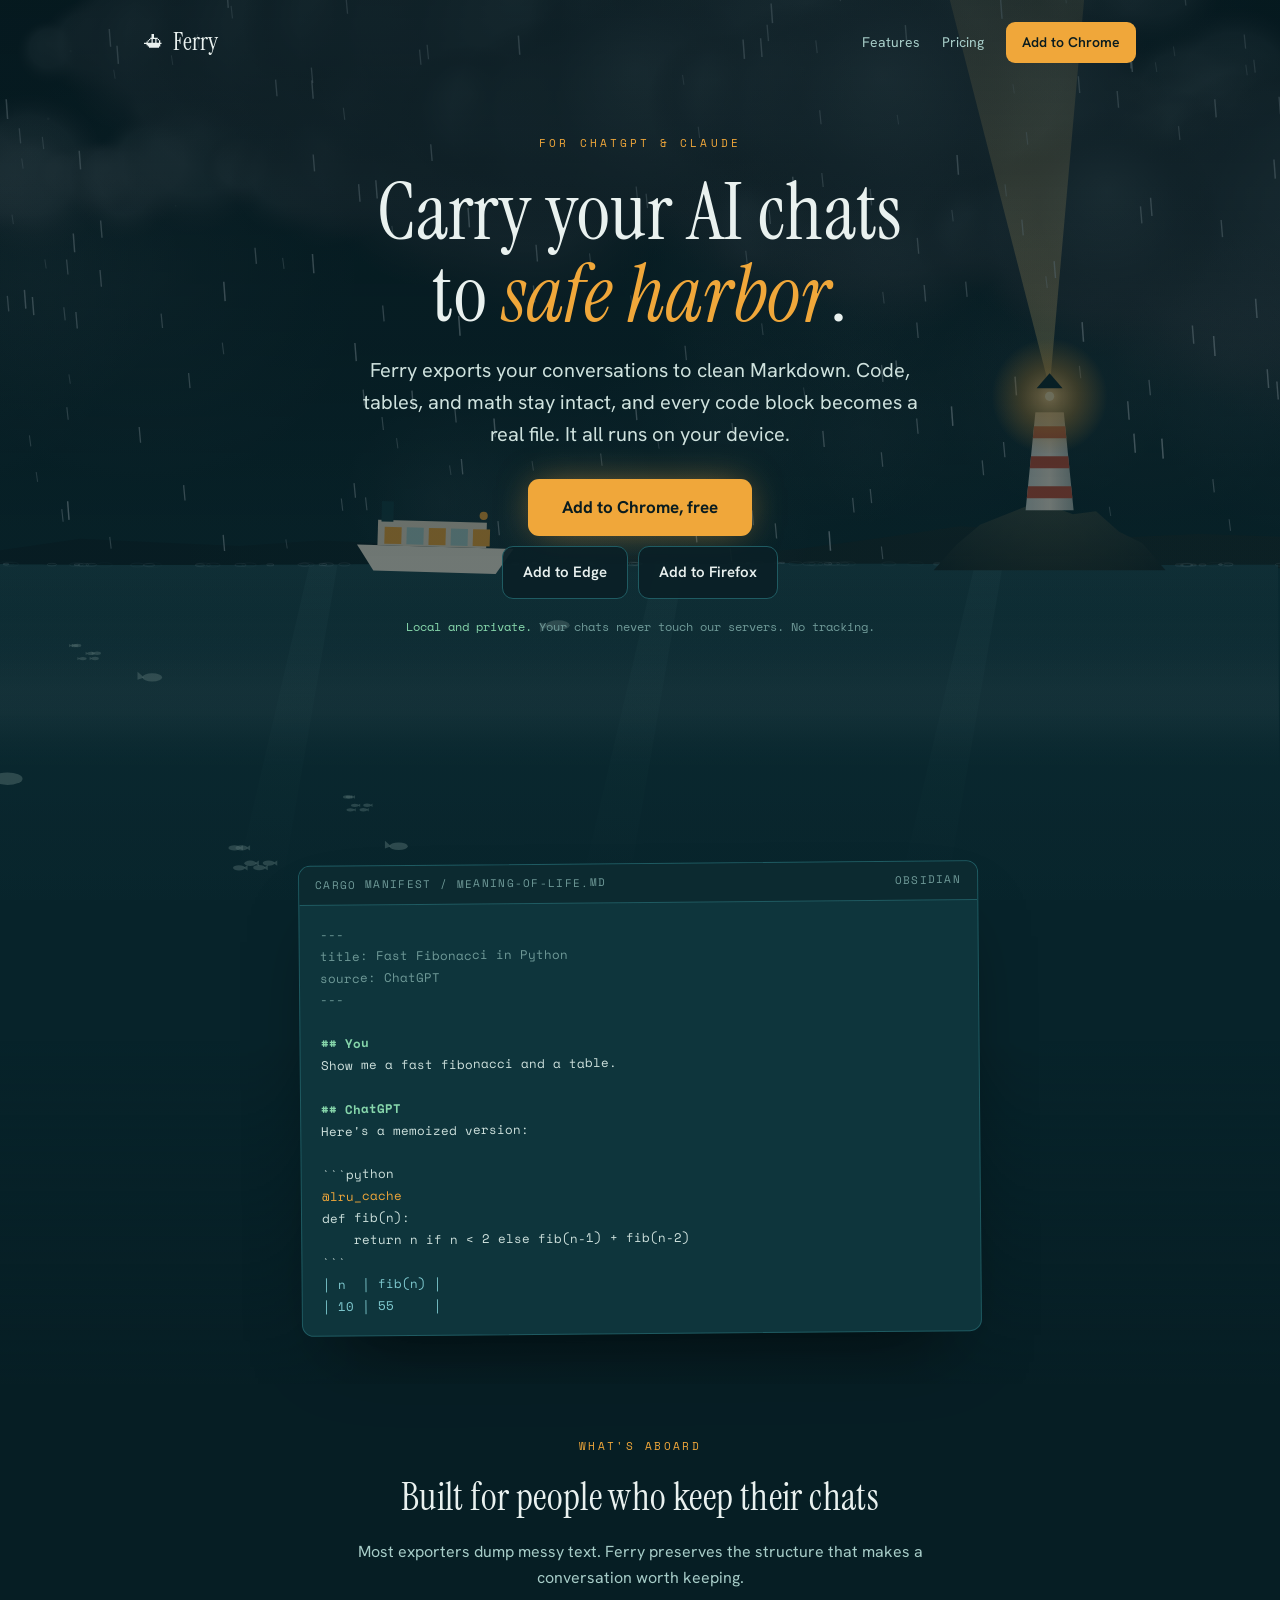
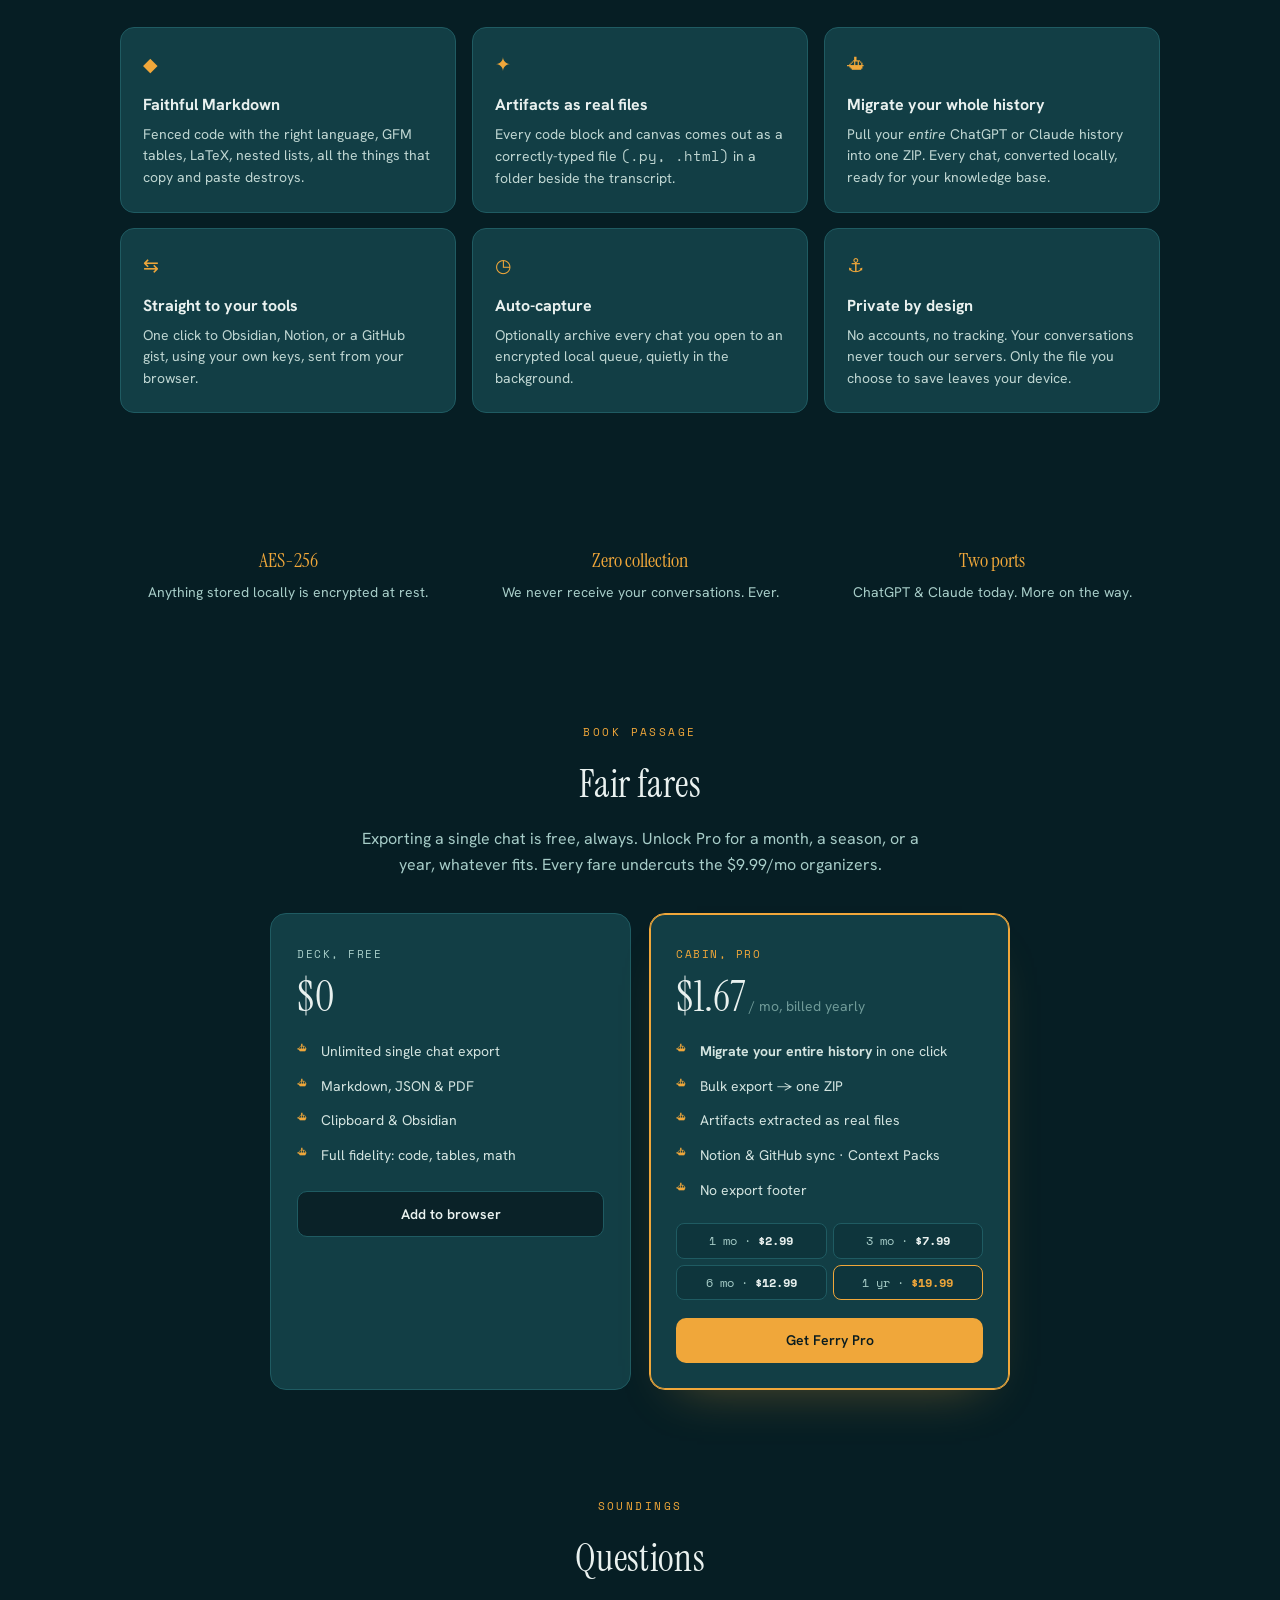
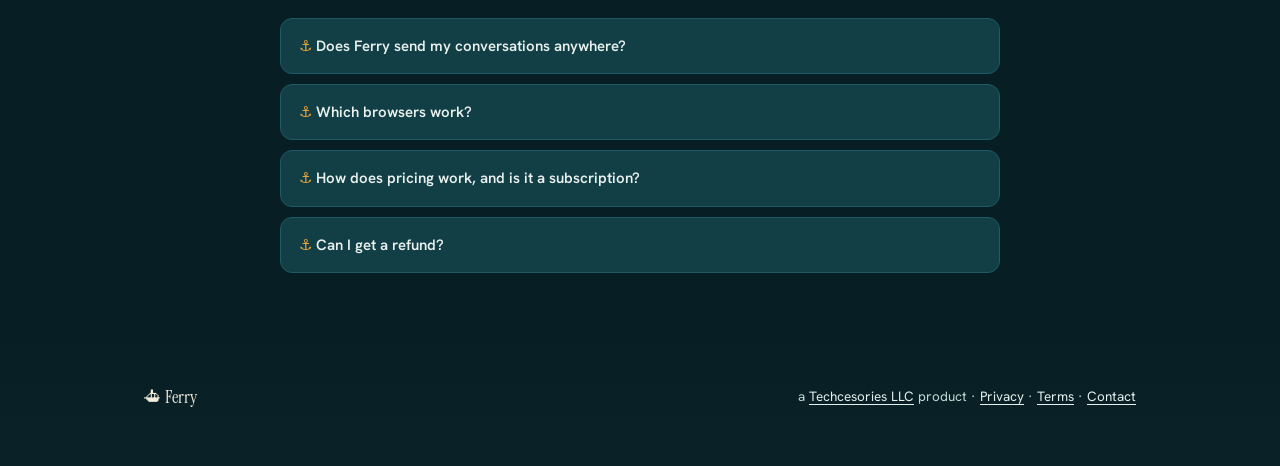
<file: index.html>
<!doctype html>
<html lang="en">
<head>
<meta charset="utf-8" />
<meta name="viewport" content="width=device-width, initial-scale=1" />
<title>Ferry: Export ChatGPT & Claude to Markdown, Obsidian & Notion</title>
<meta name="description" content="Carry your AI chats into your knowledge base. Clean Markdown with code, tables and artifacts as real files. Local-first. ChatGPT + Claude." />
<link rel="preconnect" href="https://fonts.googleapis.com">
<link rel="preconnect" href="https://fonts.gstatic.com" crossorigin>
<link href="https://fonts.googleapis.com/css2?family=Instrument+Serif:ital@0;1&family=Hanken+Grotesk:wght@400;500;600;700&family=Space+Mono:wght@400;700&display=swap" rel="stylesheet">
<style>
  :root{
    --abyss:#07232a;--hull:#123e45;--hull-2:#0e353c;
    --chart:#1f5b62;--foam:#a7cdc8;--foam-dim:#6f9a98;
    --beacon:#f0a73a;--ink:#0a1c1f;--ok:#86d6ab;
    --disp:"Instrument Serif",Georgia,serif;
    --body:"Hanken Grotesk",system-ui,-apple-system,sans-serif;
    --mono:"Space Mono",ui-monospace,Menlo,monospace;
  }
  *{box-sizing:border-box}
  html{scroll-behavior:smooth}
  body{margin:0;background:var(--abyss);color:#e9f1ef;font-family:var(--body);line-height:1.62;
    font-size:16px;-webkit-font-smoothing:antialiased}
  a{color:var(--beacon);text-decoration:none}
  .wrap{max-width:1040px;margin:0 auto;padding:0 24px}
  .mono{font-family:var(--mono)}

  /* nav */
  .nav{display:flex;align-items:center;justify-content:space-between;padding:22px 0;position:relative;z-index:5}
  .brand{display:flex;align-items:center;gap:9px;font-family:var(--disp);font-size:25px;letter-spacing:.01em}
  .brand .b-mark{font-size:20px;filter:saturate(.9)}
  .nav .links{display:flex;gap:22px;align-items:center}
  .nav .links a{color:var(--foam);font-size:14px}
  .nav .links a.btn{color:var(--ink);background:var(--beacon);padding:9px 16px;border-radius:9px;font-weight:600}

  /* hero */
  .hero{position:relative;overflow:hidden;min-height:clamp(760px,95vh,900px)}
  .seascape{position:fixed;inset:0;width:100vw;height:100vh;z-index:0;pointer-events:none}
  #seaDim{position:fixed;inset:0;z-index:0;pointer-events:none;background:linear-gradient(180deg,rgba(6,24,30,.72) 0%,rgba(6,24,30,.56) 55%,rgba(6,24,30,.52) 100%)}
  /* cursor light: follows the pointer and brightens cards + text */
  #cursorLight{position:fixed;inset:0;z-index:60;pointer-events:none;opacity:0;transition:opacity .35s ease;
    mix-blend-mode:screen;
    background:radial-gradient(circle 100px at var(--mx,-200px) var(--my,-200px),
      rgba(245,228,180,.22),rgba(240,210,150,.08) 45%,rgba(240,210,150,0) 72%)}
  /* lightning flash: brief page-wide brighten from the engine */
  #stormFlash{position:fixed;inset:0;z-index:61;pointer-events:none;opacity:0;
    mix-blend-mode:screen;background:rgba(150,185,210,.85)}
  .hero-inner{position:relative;z-index:2;padding:50px 0 200px;text-align:center}
  .eyebrow{font-family:var(--mono);text-transform:uppercase;letter-spacing:.28em;font-size:11px;
    color:var(--beacon);margin:0 0 20px}
  h1{font-family:var(--disp);font-weight:400;font-size:clamp(40px,7.4vw,80px);line-height:1.02;
    letter-spacing:.005em;margin:0 0 18px}
  h1 .i{font-style:italic;color:var(--beacon)}
  .sub{font-size:clamp(16px,2.3vw,20px);color:#cfe2de;max-width:560px;margin:0 auto 28px}
  .cta-row{display:flex;gap:12px;justify-content:center;flex-wrap:wrap}
  .cta-alt{display:flex;gap:10px;justify-content:center;flex-wrap:wrap;margin-top:10px}
  .cta-row .btn-primary{font-size:17px;padding:15px 34px}
  .btn-primary{display:inline-flex;align-items:center;gap:9px;background:var(--beacon);color:var(--ink);
    font-weight:700;font-size:15px;padding:13px 22px;border-radius:11px;
    box-shadow:0 0 36px -8px rgba(240,167,58,.6);transition:transform .08s,box-shadow .3s}
  .btn-primary:hover{box-shadow:0 0 46px -6px rgba(240,167,58,.75)}
  .btn-primary:active{transform:translateY(1px)}
  .btn-ghost{display:inline-flex;align-items:center;gap:8px;color:#e9f1ef;border:1px solid var(--chart);
    padding:13px 20px;border-radius:11px;font-weight:600;font-size:15px;background:rgba(10,32,38,.92)}
  .btn-ghost:hover{border-color:var(--beacon)}
  .hero-foot{margin-top:18px;font-family:var(--mono);font-size:12px;color:var(--foam-dim)}
  .hero-foot b{color:var(--ok);font-weight:400}

  /* manifest demo */
  .manifest-band{padding:8px 0 50px;position:relative;z-index:1;background:linear-gradient(180deg,rgba(7,28,34,0) 0%,rgba(7,28,34,0) 35%,rgba(7,28,34,.66) 100%)}
  .manifest{max-width:680px;margin:0 auto;background:var(--hull-2);color:#cfe2de;border-radius:12px;
    box-shadow:0 40px 80px -36px rgba(0,0,0,.7);overflow:hidden;transform:rotate(-.5deg);border:1px solid var(--chart)}
  .manifest .head{display:flex;justify-content:space-between;align-items:center;padding:10px 16px;
    background:#0c2a30;border-bottom:1px solid var(--chart);font-family:var(--mono);font-size:11px;
    text-transform:uppercase;letter-spacing:.12em;color:var(--foam-dim)}
  .manifest .body{padding:18px 20px;font-family:var(--mono);font-size:12.5px;line-height:1.75;white-space:pre-wrap}
  .manifest .fm{color:#6f9a98}.manifest .h{color:var(--ok);font-weight:700}
  .manifest .kw{color:var(--beacon)}.manifest .st{color:#7fcad0}


  /* sections: one consistent translucent tint, no blur */
  section{position:relative;z-index:1}
  .band,.band-2{background:rgba(7,28,34,.66)}
  .sec-pad{padding:54px 0}
  .kicker{font-family:var(--mono);font-size:11px;letter-spacing:.22em;text-transform:uppercase;
    color:var(--beacon);text-align:center;margin:0 0 12px}
  h2{font-family:var(--disp);font-weight:400;font-size:clamp(26px,4vw,38px);text-align:center;margin:0 0 10px;letter-spacing:.01em}
  .lede{text-align:center;color:var(--foam);max-width:580px;margin:0 auto 36px}

  .grid{display:grid;grid-template-columns:repeat(3,1fr);gap:16px}
  .card{background:var(--hull);border:1px solid var(--chart);border-radius:14px;padding:22px;transition:border-color .15s,box-shadow .15s}
  .card:hover{border-color:var(--beacon);box-shadow:0 12px 32px -14px rgba(240,167,58,.3)}
  .card .ic{font-size:19px;color:var(--beacon)}
  .card h3{font-family:var(--body);font-weight:700;margin:11px 0 6px;font-size:16px}
  .card p{margin:0;color:#bfd6d2;font-size:14px;line-height:1.55}
  .card .ic-m{font-family:var(--mono)}

  /* pricing as berths/tickets */
  .berths{display:grid;grid-template-columns:1fr 1fr;gap:18px;max-width:740px;margin:0 auto}
  .berth{background:var(--hull);border:1px solid var(--chart);border-radius:16px;padding:26px;position:relative}
  .berth.pro{border-color:var(--beacon);box-shadow:0 0 0 1px var(--beacon) inset, 0 24px 50px -30px rgba(240,167,58,.4)}
  .berth .tag{font-family:var(--mono);text-transform:uppercase;letter-spacing:.14em;font-size:11px;color:var(--foam)}
  .berth.pro .tag{color:var(--beacon)}
  .amt{font-family:var(--disp);font-size:42px;line-height:1;margin:10px 0 2px}
  .amt small{font-family:var(--body);font-size:14px;color:var(--foam-dim)}
  .berth ul{list-style:none;margin:16px 0 0;padding:0}
  .berth li{padding:6px 0 6px 24px;position:relative;font-size:14px;color:#d3e4e0}
  .berth li::before{content:"⛴";position:absolute;left:0;color:var(--beacon);font-size:11px}
  .berth .alt{margin-top:14px;font-family:var(--mono);font-size:12px;color:var(--foam-dim)}
  .berth .pick{display:block;text-align:center;margin-top:18px;padding:11px;border-radius:10px;font-weight:600;font-size:14px}
  .berth.free .pick{border:1px solid var(--chart);color:#e9f1ef;background:rgba(10,32,38,.92)}
  .berth.pro .pick{background:var(--beacon);color:var(--ink)}
  .fare-grid{display:grid;grid-template-columns:1fr 1fr;gap:6px;margin-top:16px;font-family:var(--mono);font-size:12px;color:var(--foam)}
  .fare-grid span{background:var(--hull-2,#0e353c);border:1px solid var(--chart);border-radius:8px;padding:7px 9px;text-align:center}
  .fare-grid b{color:#eaf2f0}
  .fare-grid .hl{border-color:var(--beacon)}
  .fare-grid .hl b{color:var(--beacon)}

  /* trust */
  .trust .grid{grid-template-columns:repeat(3,1fr)}
  .trust .card{background:transparent;border:0;text-align:center;padding:12px}
  .trust .card:hover{transform:none}
  /* all cards drift gently and rest at a slight, varied tilt */
  @keyframes floaty{0%,100%{transform:translateY(0) rotate(var(--tilt,0deg))}50%{transform:translateY(-6px) rotate(var(--tilt,0deg))}}
  .card,.berth{--tilt:0deg;animation:floaty 6.4s ease-in-out infinite;will-change:transform}
  .card:nth-child(1),.berth:nth-child(1){--tilt:-1.4deg}
  .card:nth-child(2),.berth:nth-child(2){--tilt:1.1deg;animation-delay:-2.1s;animation-duration:7s}
  .card:nth-child(3){--tilt:-0.7deg;animation-delay:-3.4s;animation-duration:6s}
  .card:nth-child(4){--tilt:1.6deg;animation-delay:-1.2s;animation-duration:7.4s}
  .card:nth-child(5){--tilt:-1.1deg;animation-delay:-2.7s;animation-duration:6.6s}
  .card:nth-child(6){--tilt:0.9deg;animation-delay:-1.8s;animation-duration:6.9s}
  @media(prefers-reduced-motion:reduce){.card,.berth{animation:none;transform:rotate(var(--tilt,0deg))}}
  .trust h3{color:var(--beacon);font-family:var(--disp);font-weight:400;font-size:20px}

  /* faq */
  details{background:var(--hull);border:1px solid var(--chart);border-radius:12px;padding:15px 18px;margin-bottom:10px}
  summary{cursor:pointer;font-weight:600;font-size:15px;list-style:none}
  summary::-webkit-details-marker{display:none}
  summary::before{content:"⚓ ";color:var(--beacon)}
  details p{color:#bfd6d2;font-size:14px;margin:10px 0 0}

  footer{position:relative;z-index:1;padding:46px 0 54px;color:#c2d8d3;font-size:13.5px}
  footer.band{background:linear-gradient(180deg,rgba(7,28,34,.66) 0%,rgba(11,34,40,.92) 100%)}
  footer a{color:#e3f0ec;text-decoration:underline;text-underline-offset:3px}
  footer .row{display:flex;justify-content:space-between;flex-wrap:wrap;gap:10px;align-items:center}
  footer .brand{font-size:18px;color:#f2ecdd;text-decoration:none}

  @media(max-width:720px){.grid,.berths,.trust .grid{grid-template-columns:1fr}.hero{min-height:560px}}
  /* ---------- mobile / touch ---------- */
  html,body{overflow-x:hidden;max-width:100%}
  @media (pointer:coarse){#cursorLight,#stormFlash{display:none!important}}
  @media (max-width:640px){
    .nav{font-size:13px;gap:10px;flex-wrap:wrap}
    .hero{min-height:auto}
    .hero-inner{padding:30px 0 70px}
    h1{font-size:clamp(40px,13vw,62px);line-height:1.05}
    .sub{font-size:15px;line-height:1.55}
    .cta-row .btn-primary{width:100%;max-width:330px;font-size:15px;padding:14px 20px}
    .cta-alt{flex-direction:column;align-items:center;gap:8px}
    .cta-alt .btn-ghost{width:100%;max-width:330px;text-align:center}
    h2{font-size:30px}
    .sec-pad{padding:46px 0}
    .grid,.berths,.trust .grid{grid-template-columns:1fr;gap:14px}
    .manifest{max-width:100%;transform:none}
    .fare-grid{grid-template-columns:1fr 1fr}
    /* gentler, slower card drift on small screens */
    .card,.berth{animation-duration:9s}
  }
</style>
</head>
<body>
  <canvas class="seascape" id="seaCanvas" aria-hidden="true"></canvas>
  <div id="seaDim" aria-hidden="true"></div>
  <div id="cursorLight" aria-hidden="true"></div>
  <div id="stormFlash" aria-hidden="true"></div>

<section class="hero">

  <div class="wrap">
    <nav class="nav">
      <span class="brand"><span class="b-mark">⛴</span> Ferry</span>
      <span class="links">
        <a href="#features">Features</a>
        <a href="#pricing">Pricing</a>
        <a class="btn" href="#get">Add to Chrome</a>
      </span>
    </nav>

    <div class="hero-inner">
      <p class="eyebrow">For ChatGPT &amp; Claude</p>
      <h1>Carry your AI chats<br>to <span class="i">safe harbor</span>.</h1>
      <p class="sub">Ferry exports your conversations to clean Markdown. Code, tables, and math stay intact, and every code block becomes a real file. It all runs on your device.</p>
      <!-- STORE LINKS: swap the placeholder IDs for the real listing URLs once each store approves. -->
      <div class="cta-row" id="get">
        <a class="btn-primary" href="https://chromewebstore.google.com/detail/CHROME_ID" data-store="chrome">Add to Chrome, free</a>
      </div>
      <div class="cta-alt">
        <a class="btn-ghost" href="https://microsoftedge.microsoft.com/addons/detail/EDGE_ID" data-store="edge">Add to Edge</a>
        <a class="btn-ghost" href="https://addons.mozilla.org/firefox/addon/" data-store="firefox">Add to Firefox</a>
      </div>
      <p class="hero-foot"><b>Local and private.</b> Your chats never touch our servers. No tracking.</p>
    </div>
  </div>
</section>

<div class="manifest-band">
  <div class="wrap">
    <div class="manifest" role="img" aria-label="Example of an exported Markdown file">
      <div class="head"><span>cargo manifest / meaning-of-life.md</span><span>Obsidian</span></div>
      <div class="body"><span class="fm">---
title: Fast Fibonacci in Python
source: ChatGPT
---</span>

<span class="h">## You</span>
Show me a fast fibonacci and a table.

<span class="h">## ChatGPT</span>
Here's a memoized version:

```python
<span class="kw">@lru_cache</span>
def fib(n):
    return n if n &lt; 2 else fib(n-1) + fib(n-2)
```
<span class="st">│ n  │ fib(n) │
│ 10 │ 55     │</span></div>
    </div>
  </div>
</div>


<section class="band" id="features">
  <div class="wrap sec-pad">
    <p class="kicker">What's aboard</p>
    <h2>Built for people who keep their chats</h2>
    <p class="lede">Most exporters dump messy text. Ferry preserves the structure that makes a conversation worth keeping.</p>
    <div class="grid">
      <div class="card"><div class="ic">◆</div><h3>Faithful Markdown</h3><p>Fenced code with the right language, GFM tables, LaTeX, nested lists, all the things that copy and paste destroys.</p></div>
      <div class="card"><div class="ic">✦</div><h3>Artifacts as real files</h3><p>Every code block and canvas comes out as a correctly-typed file <span class="ic-m">(.py, .html)</span> in a folder beside the transcript.</p></div>
      <div class="card"><div class="ic">⛴</div><h3>Migrate your whole history</h3><p>Pull your <em>entire</em> ChatGPT or Claude history into one ZIP. Every chat, converted locally, ready for your knowledge base.</p></div>
      <div class="card"><div class="ic">⇆</div><h3>Straight to your tools</h3><p>One click to Obsidian, Notion, or a GitHub gist, using your own keys, sent from your browser.</p></div>
      <div class="card"><div class="ic">◷</div><h3>Auto-capture</h3><p>Optionally archive every chat you open to an encrypted local queue, quietly in the background.</p></div>
      <div class="card"><div class="ic">⚓</div><h3>Private by design</h3><p>No accounts, no tracking. Your conversations never touch our servers. Only the file you choose to save leaves your device.</p></div>
    </div>
  </div>
</section>

<section class="band-2 trust">
  <div class="wrap sec-pad">
    <div class="grid">
      <div class="card"><h3>AES-256</h3><p style="color:var(--foam)">Anything stored locally is encrypted at rest.</p></div>
      <div class="card"><h3>Zero collection</h3><p style="color:var(--foam)">We never receive your conversations. Ever.</p></div>
      <div class="card"><h3>Two ports</h3><p style="color:var(--foam)">ChatGPT &amp; Claude today. More on the way.</p></div>
    </div>
  </div>
</section>

<section class="band" id="pricing">
  <div class="wrap sec-pad">
    <p class="kicker">Book passage</p>
    <h2>Fair fares</h2>
    <p class="lede">Exporting a single chat is free, always. Unlock Pro for a month, a season, or a year, whatever fits. Every fare undercuts the $9.99/mo organizers.</p>
    <div class="berths">
      <div class="berth free">
        <span class="tag">Deck, Free</span>
        <div class="amt">$0</div>
        <ul>
          <li>Unlimited single chat export</li>
          <li>Markdown, JSON &amp; PDF</li>
          <li>Clipboard &amp; Obsidian</li>
          <li>Full fidelity: code, tables, math</li>
        </ul>
        <a class="pick" href="#get">Add to browser</a>
      </div>
      <div class="berth pro">
        <span class="tag">Cabin, Pro</span>
        <div class="amt">$1.67<small> / mo, billed yearly</small></div>
        <ul>
          <li><b>Migrate your entire history</b> in one click</li>
          <li>Bulk export → one ZIP</li>
          <li>Artifacts extracted as real files</li>
          <li>Notion &amp; GitHub sync · Context Packs</li>
          <li>No export footer</li>
        </ul>
        <div class="fare-grid">
          <span>1 mo · <b>$2.99</b></span>
          <span>3 mo · <b>$7.99</b></span>
          <span>6 mo · <b>$12.99</b></span>
          <span class="hl">1 yr · <b>$19.99</b></span>
        </div>
        <a class="pick" href="#get">Get Ferry Pro</a>
      </div>
    </div>
  </div>
</section>

<section class="band-2">
  <div class="wrap sec-pad">
    <p class="kicker">Soundings</p>
    <h2>Questions</h2>
    <div style="max-width:720px;margin:28px auto 0">
      <details><summary>Does Ferry send my conversations anywhere?</summary><p>No. Ferry runs in your browser and we never receive your conversations. For Pro, a minimal licensing service sees only an anonymous ID to check your access status with Stripe, never chat content. The only time a conversation leaves your device is when <em>you</em> send one to Obsidian, Notion or GitHub with your own credentials.</p></details>
      <details><summary>Which browsers work?</summary><p>Chrome, Edge, Brave, Arc and Firefox. It works on Windows, macOS, and Linux.</p></details>
      <details><summary>How does pricing work, and is it a subscription?</summary><p>Your choice. The 1, 3, and 6 month fares are <b>prepaid</b>, so they don't auto-renew. Access simply ends unless you buy again. The annual fare auto-renews at the lowest rate and you can cancel anytime. Either way, anything you've already exported is yours and stays on your device.</p></details>
      <details><summary>Can I get a refund?</summary><p>Yes, 30 days, no questions asked. See <a href="/terms">Terms</a>.</p></details>
    </div>
  </div>
</section>

<footer class="band">
  <div class="wrap">
    <div class="row">
      <span class="brand">⛴ Ferry</span>
      <span>a <a href="https://techcesories.com">Techcesories LLC</a> product · <a href="/privacy">Privacy</a> · <a href="/terms">Terms</a> · <a href="mailto:contactus@techcesories.com">Contact</a></span>
    </div>
  </div>
</footer>

<script src="/sea.js" defer></script>
</body>
</html>
</file>
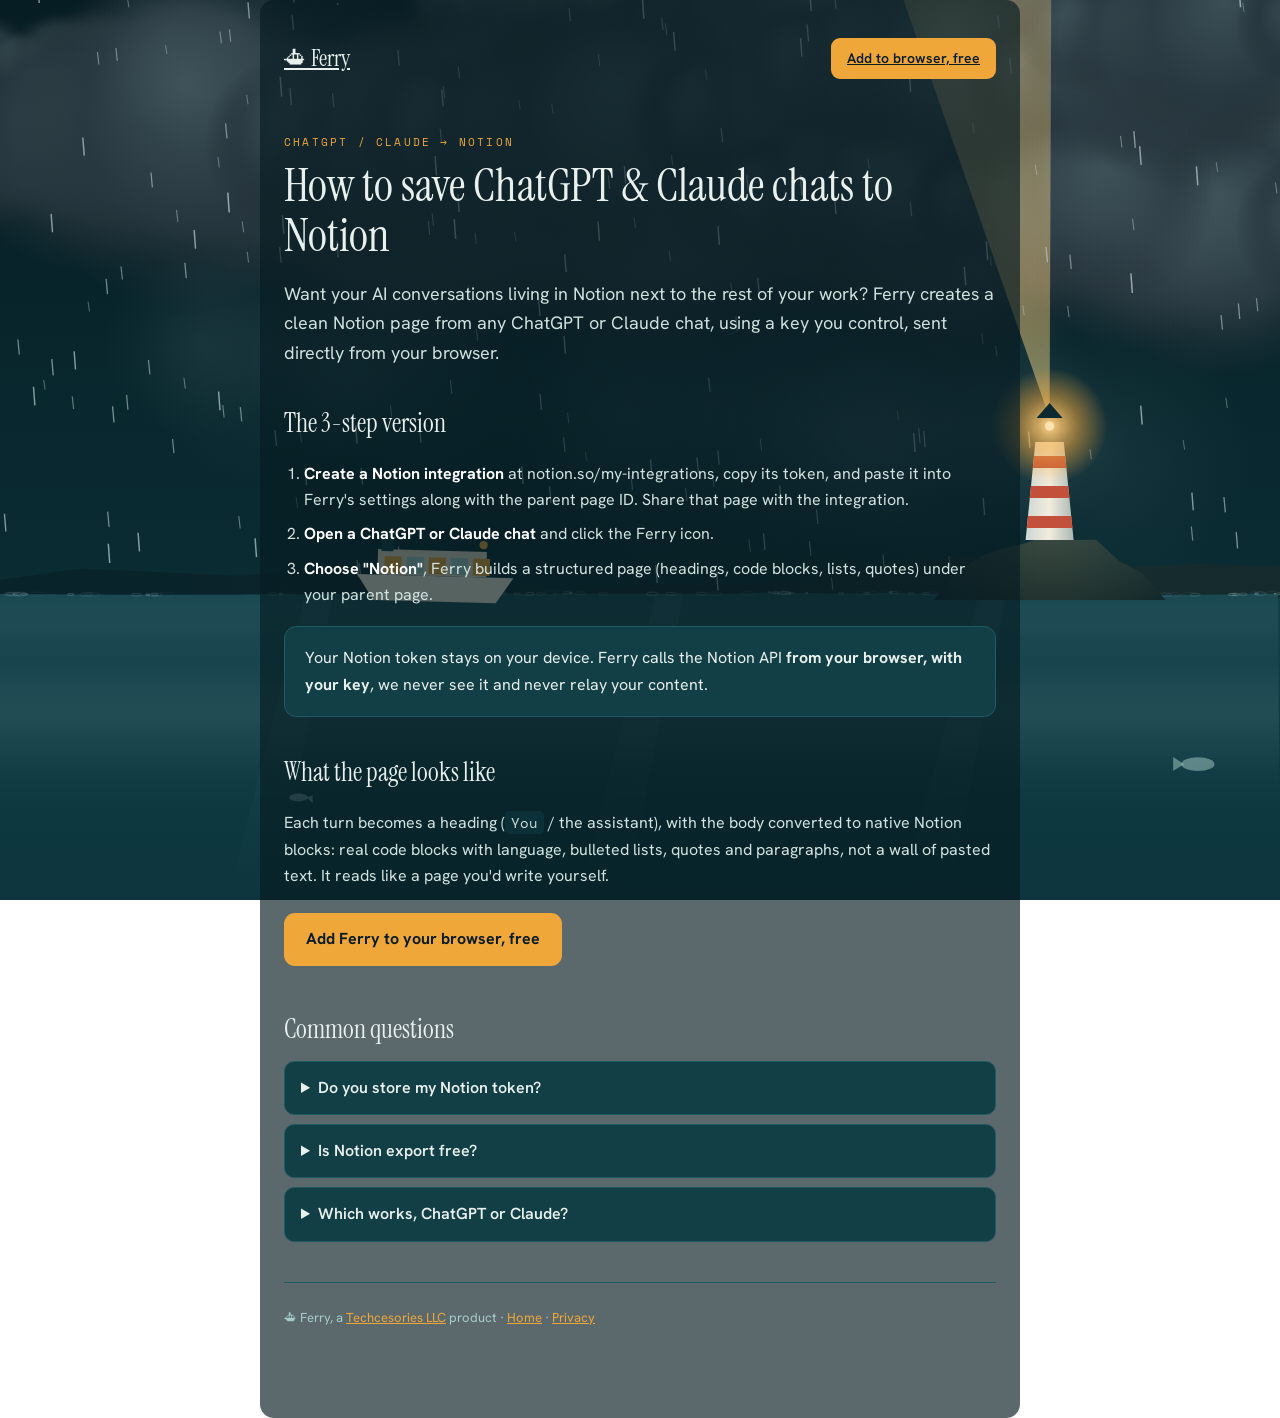
<file: chatgpt-claude-to-notion/index.html>
<!doctype html><html lang="en"><head><meta charset="utf-8"><meta name="viewport" content="width=device-width, initial-scale=1">
<title>How to Save ChatGPT & Claude Chats to Notion (2026) | Ferry</title><meta name="description" content="Send ChatGPT and Claude conversations straight into Notion as clean pages, headings, code and lists preserved. Uses your own Notion key, from your browser.">
<link href="https://fonts.googleapis.com/css2?family=Instrument+Serif:ital@0;1&family=Hanken+Grotesk:wght@400;500;600;700&family=Space+Mono&display=swap" rel="stylesheet">
<style>
:root{--abyss:#07232a;--deep:#0c3037;--hull:#123e45;--chart:#1f5b62;--foam:#a7cdc8;--beacon:#f0a73a;--ink:#0a1c1f;
--disp:"Instrument Serif",Georgia,serif;--body:"Hanken Grotesk",system-ui,sans-serif;--mono:"Space Mono",monospace}
*{box-sizing:border-box}body{margin:0;background:transparent;color:#e9f1ef;font-family:var(--body);line-height:1.65}
a{color:var(--beacon)}.wrap{max-width:760px;margin:0 auto;padding:18px 24px 40px;background:rgba(7,28,34,.66);border-radius:14px}
.nav{display:flex;justify-content:space-between;align-items:center;padding:20px 0}
.brand{font-family:var(--disp);font-size:23px}.brand a{color:#e9f1ef}
.nav .cta{background:var(--beacon);color:var(--ink);padding:9px 16px;border-radius:9px;font-weight:600;font-size:14px}
.eyebrow{font-family:var(--mono);text-transform:uppercase;letter-spacing:.2em;font-size:11px;color:var(--beacon);margin:34px 0 10px}
h1{font-family:var(--disp);font-weight:400;font-size:clamp(30px,5vw,46px);line-height:1.08;margin:0 0 14px}
h2{font-family:var(--disp);font-weight:400;font-size:26px;margin:34px 0 10px}
p,li{color:#d3e4e0;font-size:16px}.lead{font-size:18px;color:#cfe2de}
ol{padding-left:20px}ol li{margin:8px 0}
.step b{color:#fff}
.box{background:var(--hull);border:1px solid var(--chart);border-radius:12px;padding:18px 20px;margin:18px 0}
.cta-big{display:inline-block;background:var(--beacon);color:var(--ink);font-weight:700;padding:13px 22px;border-radius:11px;margin:8px 0;text-decoration:none}
code{font-family:var(--mono);background:#0c3037;padding:1px 6px;border-radius:5px;font-size:.9em}
.foot{border-top:1px solid var(--chart);margin-top:40px;padding:24px 0 50px;color:var(--foam);font-size:13px}
details{background:var(--hull);border:1px solid var(--chart);border-radius:10px;padding:13px 16px;margin:9px 0}
summary{cursor:pointer;font-weight:600}details p{margin:9px 0 0;font-size:15px}
</style><link rel="stylesheet" href="/sea.css"></head><body><canvas class="seascape" id="seaCanvas" aria-hidden="true"></canvas><div id="seaDim" aria-hidden="true"></div><div id="cursorLight" aria-hidden="true"></div><div id="stormFlash" aria-hidden="true"></div><div class="wrap">
<nav class="nav"><span class="brand"><a href="/">⛴ Ferry</a></span><a class="cta" href="/#get">Add to browser, free</a></nav><p class="eyebrow">ChatGPT / Claude → Notion</p><h1>How to save ChatGPT & Claude chats to Notion</h1><p class="lead">Want your AI conversations living in Notion next to the rest of your work? Ferry creates a clean Notion page from any ChatGPT or Claude chat, using a key you control, sent directly from your browser.</p>
<h2>The 3-step version</h2>
<ol>
<li class="step"><b>Create a Notion integration</b> at notion.so/my-integrations, copy its token, and paste it into Ferry's settings along with the parent page ID. Share that page with the integration.</li>
<li class="step"><b>Open a ChatGPT or Claude chat</b> and click the Ferry icon.</li>
<li class="step"><b>Choose "Notion"</b>, Ferry builds a structured page (headings, code blocks, lists, quotes) under your parent page.</li>
</ol>
<div class="box">Your Notion token stays on your device. Ferry calls the Notion API <b>from your browser, with your key</b>, we never see it and never relay your content.</div>
<h2>What the page looks like</h2>
<p>Each turn becomes a heading (<code>You</code> / the assistant), with the body converted to native Notion blocks: real code blocks with language, bulleted lists, quotes and paragraphs, not a wall of pasted text. It reads like a page you'd write yourself.</p>
<a class="cta-big" href="/#get">Add Ferry to your browser, free</a>
<h2>Common questions</h2>
<details><summary>Do you store my Notion token?</summary><p>No. It's saved locally in the extension and used only to call Notion at your request. It never reaches us.</p></details>
<details><summary>Is Notion export free?</summary><p>Integrations with Notion and GitHub are part of Ferry Pro, from $2.99 a month or $19.99 a year. Exporting a single chat to Markdown is free.</p></details>
<details><summary>Which works, ChatGPT or Claude?</summary><p>Both. Ferry reads both platforms and exports them the same clean way.</p></details><div class="foot">⛴ Ferry, a <a href="https://techcesories.com">Techcesories LLC</a> product · <a href="/">Home</a> · <a href="/privacy">Privacy</a></div></div><script src="/sea.js" defer></script></body></html>
</file>
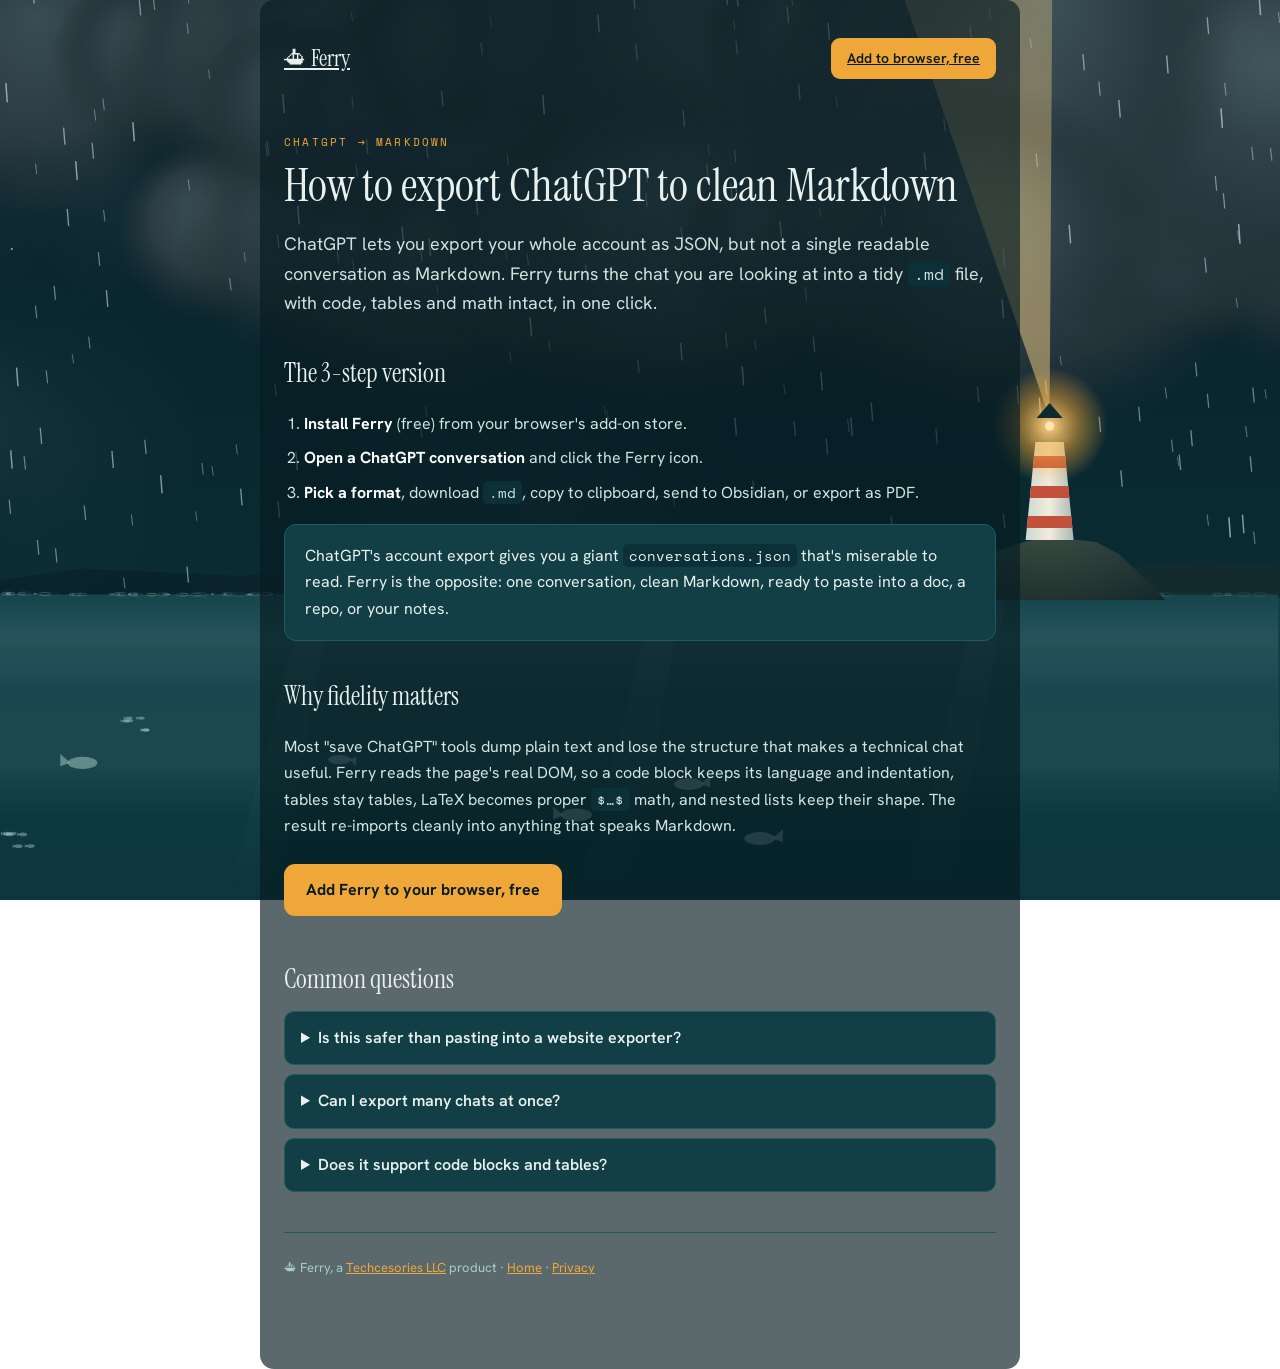
<file: export-chatgpt-to-markdown/index.html>
<!doctype html><html lang="en"><head><meta charset="utf-8"><meta name="viewport" content="width=device-width, initial-scale=1">
<title>How to Export ChatGPT to Markdown (2026) | Ferry</title><meta name="description" content="Export ChatGPT conversations to clean Markdown with code fences, tables and math preserved. Free browser extension, local-first, one click.">
<link href="https://fonts.googleapis.com/css2?family=Instrument+Serif:ital@0;1&family=Hanken+Grotesk:wght@400;500;600;700&family=Space+Mono&display=swap" rel="stylesheet">
<style>
:root{--abyss:#07232a;--deep:#0c3037;--hull:#123e45;--chart:#1f5b62;--foam:#a7cdc8;--beacon:#f0a73a;--ink:#0a1c1f;
--disp:"Instrument Serif",Georgia,serif;--body:"Hanken Grotesk",system-ui,sans-serif;--mono:"Space Mono",monospace}
*{box-sizing:border-box}body{margin:0;background:transparent;color:#e9f1ef;font-family:var(--body);line-height:1.65}
a{color:var(--beacon)}.wrap{max-width:760px;margin:0 auto;padding:18px 24px 40px;background:rgba(7,28,34,.66);border-radius:14px}
.nav{display:flex;justify-content:space-between;align-items:center;padding:20px 0}
.brand{font-family:var(--disp);font-size:23px}.brand a{color:#e9f1ef}
.nav .cta{background:var(--beacon);color:var(--ink);padding:9px 16px;border-radius:9px;font-weight:600;font-size:14px}
.eyebrow{font-family:var(--mono);text-transform:uppercase;letter-spacing:.2em;font-size:11px;color:var(--beacon);margin:34px 0 10px}
h1{font-family:var(--disp);font-weight:400;font-size:clamp(30px,5vw,46px);line-height:1.08;margin:0 0 14px}
h2{font-family:var(--disp);font-weight:400;font-size:26px;margin:34px 0 10px}
p,li{color:#d3e4e0;font-size:16px}.lead{font-size:18px;color:#cfe2de}
ol{padding-left:20px}ol li{margin:8px 0}
.step b{color:#fff}
.box{background:var(--hull);border:1px solid var(--chart);border-radius:12px;padding:18px 20px;margin:18px 0}
.cta-big{display:inline-block;background:var(--beacon);color:var(--ink);font-weight:700;padding:13px 22px;border-radius:11px;margin:8px 0;text-decoration:none}
code{font-family:var(--mono);background:#0c3037;padding:1px 6px;border-radius:5px;font-size:.9em}
.foot{border-top:1px solid var(--chart);margin-top:40px;padding:24px 0 50px;color:var(--foam);font-size:13px}
details{background:var(--hull);border:1px solid var(--chart);border-radius:10px;padding:13px 16px;margin:9px 0}
summary{cursor:pointer;font-weight:600}details p{margin:9px 0 0;font-size:15px}
</style><link rel="stylesheet" href="/sea.css"></head><body><canvas class="seascape" id="seaCanvas" aria-hidden="true"></canvas><div id="cursorLight" aria-hidden="true"></div><div id="stormFlash" aria-hidden="true"></div><div class="wrap">
<nav class="nav"><span class="brand"><a href="/">⛴ Ferry</a></span><a class="cta" href="/#get">Add to browser, free</a></nav><p class="eyebrow">ChatGPT → Markdown</p><h1>How to export ChatGPT to clean Markdown</h1><p class="lead">ChatGPT lets you export your whole account as JSON, but not a single readable conversation as Markdown. Ferry turns the chat you are looking at into a tidy <code>.md</code> file, with code, tables and math intact, in one click.</p>
<h2>The 3-step version</h2>
<ol>
<li class="step"><b>Install Ferry</b> (free) from your browser's add-on store.</li>
<li class="step"><b>Open a ChatGPT conversation</b> and click the Ferry icon.</li>
<li class="step"><b>Pick a format</b>, download <code>.md</code>, copy to clipboard, send to Obsidian, or export as PDF.</li>
</ol>
<div class="box">ChatGPT's account export gives you a giant <code>conversations.json</code> that's miserable to read. Ferry is the opposite: one conversation, clean Markdown, ready to paste into a doc, a repo, or your notes.</div>
<h2>Why fidelity matters</h2>
<p>Most "save ChatGPT" tools dump plain text and lose the structure that makes a technical chat useful. Ferry reads the page's real DOM, so a code block keeps its language and indentation, tables stay tables, LaTeX becomes proper <code>$…$</code> math, and nested lists keep their shape. The result re-imports cleanly into anything that speaks Markdown.</p>
<a class="cta-big" href="/#get">Add Ferry to your browser, free</a>
<h2>Common questions</h2>
<details><summary>Is this safer than pasting into a website exporter?</summary><p>Yes. Ferry never sends your conversation anywhere, the conversion happens in your browser. Web-based exporters require you to paste your chat into their server.</p></details>
<details><summary>Can I export many chats at once?</summary><p>Yes, with Pro: queue multiple conversations and download them as a single ZIP, or merge them into one "Context Pack" to re-feed into a model.</p></details>
<details><summary>Does it support code blocks and tables?</summary><p>That's the whole point, fenced code with language detection, GFM tables, math and lists all survive the export.</p></details><div class="foot">⛴ Ferry, a <a href="https://techcesories.com">Techcesories LLC</a> product · <a href="/">Home</a> · <a href="/privacy">Privacy</a></div></div><script src="/sea.js" defer></script></body></html>
</file>
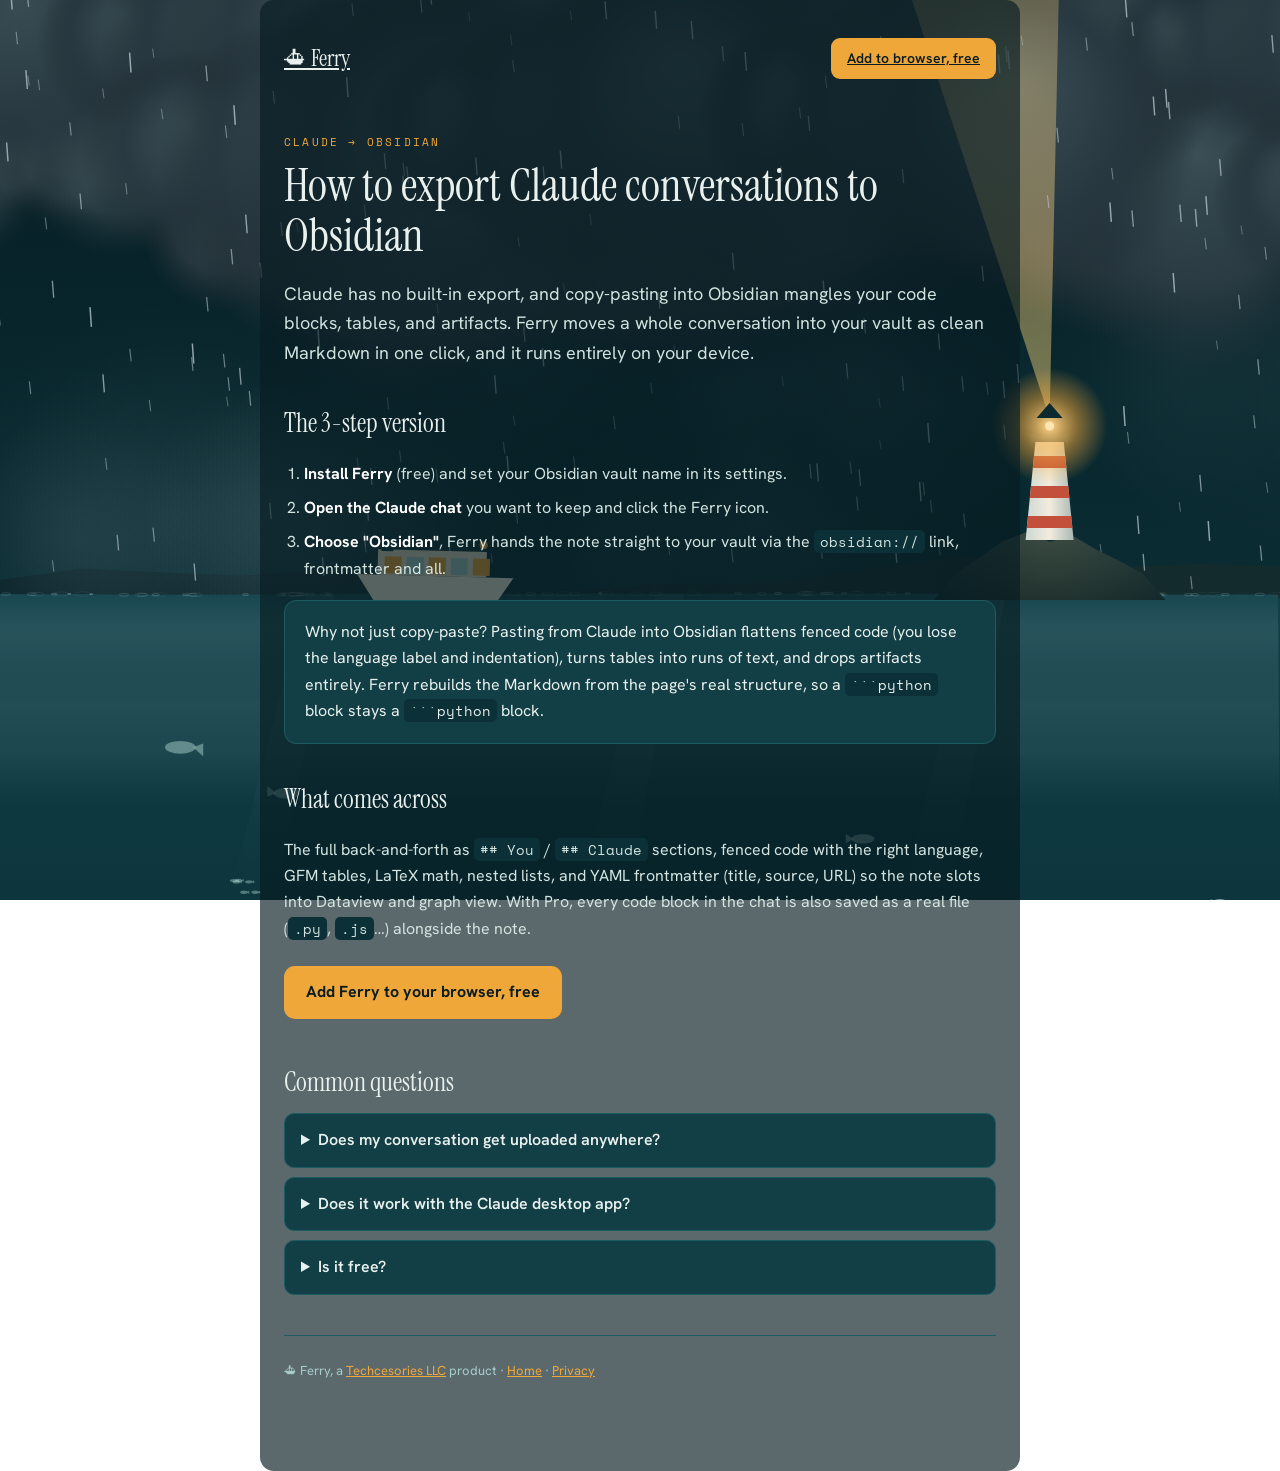
<file: export-claude-to-obsidian/index.html>
<!doctype html><html lang="en"><head><meta charset="utf-8"><meta name="viewport" content="width=device-width, initial-scale=1">
<title>How to Export Claude Conversations to Obsidian (2026) | Ferry</title><meta name="description" content="Export any Claude.ai chat into your Obsidian vault as clean Markdown, code blocks, tables and artifacts intact. Free, local-first, one click.">
<link href="https://fonts.googleapis.com/css2?family=Instrument+Serif:ital@0;1&family=Hanken+Grotesk:wght@400;500;600;700&family=Space+Mono&display=swap" rel="stylesheet">
<style>
:root{--abyss:#07232a;--deep:#0c3037;--hull:#123e45;--chart:#1f5b62;--foam:#a7cdc8;--beacon:#f0a73a;--ink:#0a1c1f;
--disp:"Instrument Serif",Georgia,serif;--body:"Hanken Grotesk",system-ui,sans-serif;--mono:"Space Mono",monospace}
*{box-sizing:border-box}body{margin:0;background:transparent;color:#e9f1ef;font-family:var(--body);line-height:1.65}
a{color:var(--beacon)}.wrap{max-width:760px;margin:0 auto;padding:18px 24px 40px;background:rgba(7,28,34,.66);border-radius:14px}
.nav{display:flex;justify-content:space-between;align-items:center;padding:20px 0}
.brand{font-family:var(--disp);font-size:23px}.brand a{color:#e9f1ef}
.nav .cta{background:var(--beacon);color:var(--ink);padding:9px 16px;border-radius:9px;font-weight:600;font-size:14px}
.eyebrow{font-family:var(--mono);text-transform:uppercase;letter-spacing:.2em;font-size:11px;color:var(--beacon);margin:34px 0 10px}
h1{font-family:var(--disp);font-weight:400;font-size:clamp(30px,5vw,46px);line-height:1.08;margin:0 0 14px}
h2{font-family:var(--disp);font-weight:400;font-size:26px;margin:34px 0 10px}
p,li{color:#d3e4e0;font-size:16px}.lead{font-size:18px;color:#cfe2de}
ol{padding-left:20px}ol li{margin:8px 0}
.step b{color:#fff}
.box{background:var(--hull);border:1px solid var(--chart);border-radius:12px;padding:18px 20px;margin:18px 0}
.cta-big{display:inline-block;background:var(--beacon);color:var(--ink);font-weight:700;padding:13px 22px;border-radius:11px;margin:8px 0;text-decoration:none}
code{font-family:var(--mono);background:#0c3037;padding:1px 6px;border-radius:5px;font-size:.9em}
.foot{border-top:1px solid var(--chart);margin-top:40px;padding:24px 0 50px;color:var(--foam);font-size:13px}
details{background:var(--hull);border:1px solid var(--chart);border-radius:10px;padding:13px 16px;margin:9px 0}
summary{cursor:pointer;font-weight:600}details p{margin:9px 0 0;font-size:15px}
</style><link rel="stylesheet" href="/sea.css"></head><body><canvas class="seascape" id="seaCanvas" aria-hidden="true"></canvas><div id="seaDim" aria-hidden="true"></div><div id="cursorLight" aria-hidden="true"></div><div id="stormFlash" aria-hidden="true"></div><div class="wrap">
<nav class="nav"><span class="brand"><a href="/">⛴ Ferry</a></span><a class="cta" href="/#get">Add to browser, free</a></nav><p class="eyebrow">Claude → Obsidian</p><h1>How to export Claude conversations to Obsidian</h1><p class="lead">Claude has no built-in export, and copy-pasting into Obsidian mangles your code blocks, tables, and artifacts. Ferry moves a whole conversation into your vault as clean Markdown in one click, and it runs entirely on your device.</p>
<h2>The 3-step version</h2>
<ol>
<li class="step"><b>Install Ferry</b> (free) and set your Obsidian vault name in its settings.</li>
<li class="step"><b>Open the Claude chat</b> you want to keep and click the Ferry icon.</li>
<li class="step"><b>Choose "Obsidian"</b>, Ferry hands the note straight to your vault via the <code>obsidian://</code> link, frontmatter and all.</li>
</ol>
<div class="box">Why not just copy-paste? Pasting from Claude into Obsidian flattens fenced code (you lose the language label and indentation), turns tables into runs of text, and drops artifacts entirely. Ferry rebuilds the Markdown from the page's real structure, so a <code>&#96;&#96;&#96;python</code> block stays a <code>&#96;&#96;&#96;python</code> block.</div>
<h2>What comes across</h2>
<p>The full back-and-forth as <code>## You</code> / <code>## Claude</code> sections, fenced code with the right language, GFM tables, LaTeX math, nested lists, and YAML frontmatter (title, source, URL) so the note slots into Dataview and graph view. With Pro, every code block in the chat is also saved as a real file (<code>.py</code>, <code>.js</code>…) alongside the note.</p>
<a class="cta-big" href="/#get">Add Ferry to your browser, free</a>
<h2>Common questions</h2>
<details><summary>Does my conversation get uploaded anywhere?</summary><p>No. Ferry runs in your browser and converts the chat locally. Your conversation never touches our servers, it goes straight from the page into your vault.</p></details>
<details><summary>Does it work with the Claude desktop app?</summary><p>Ferry works on claude.ai in any Chromium browser or Firefox. For the desktop app, open the same chat at claude.ai and export there.</p></details>
<details><summary>Is it free?</summary><p>Exporting a single chat is free, always. Bulk export and saving artifacts as separate files are part of Ferry Pro, from $2.99 a month or $19.99 a year.</p></details><div class="foot">⛴ Ferry, a <a href="https://techcesories.com">Techcesories LLC</a> product · <a href="/">Home</a> · <a href="/privacy">Privacy</a></div></div><script src="/sea.js" defer></script></body></html>
</file>
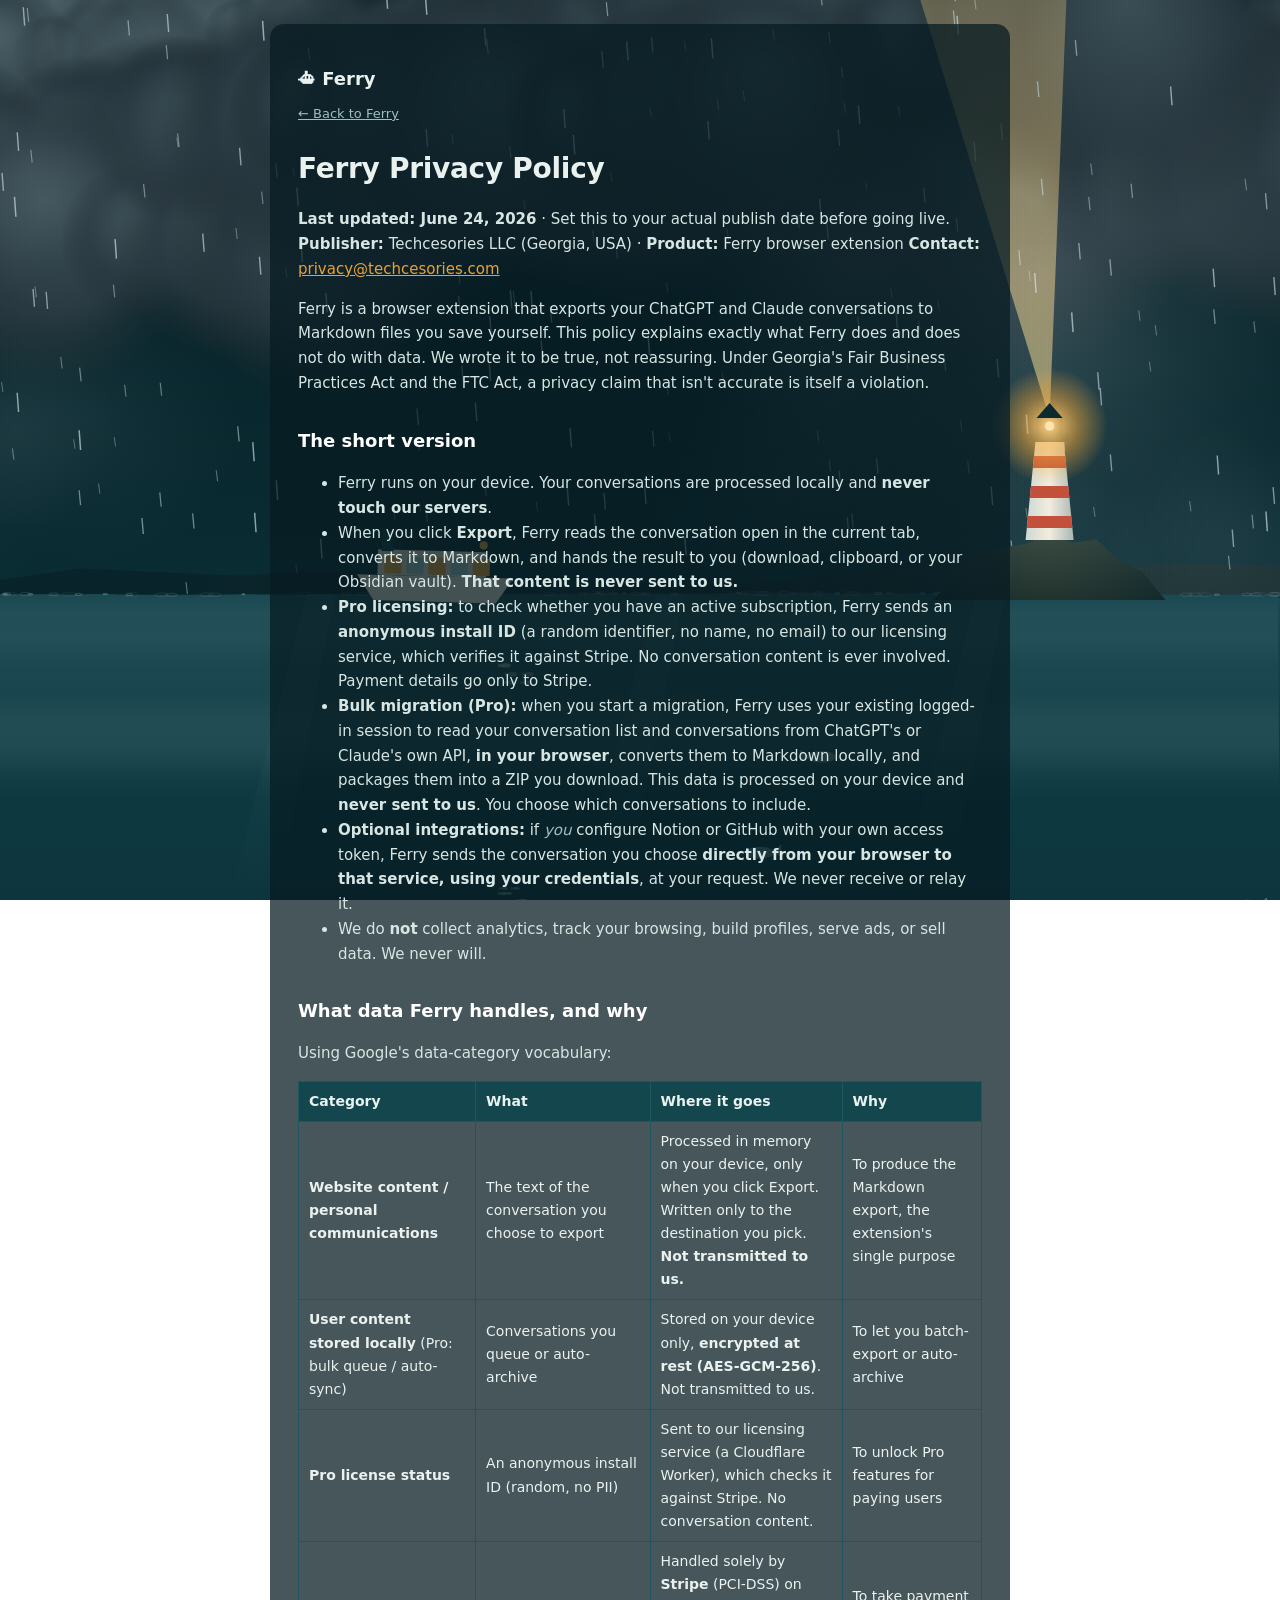
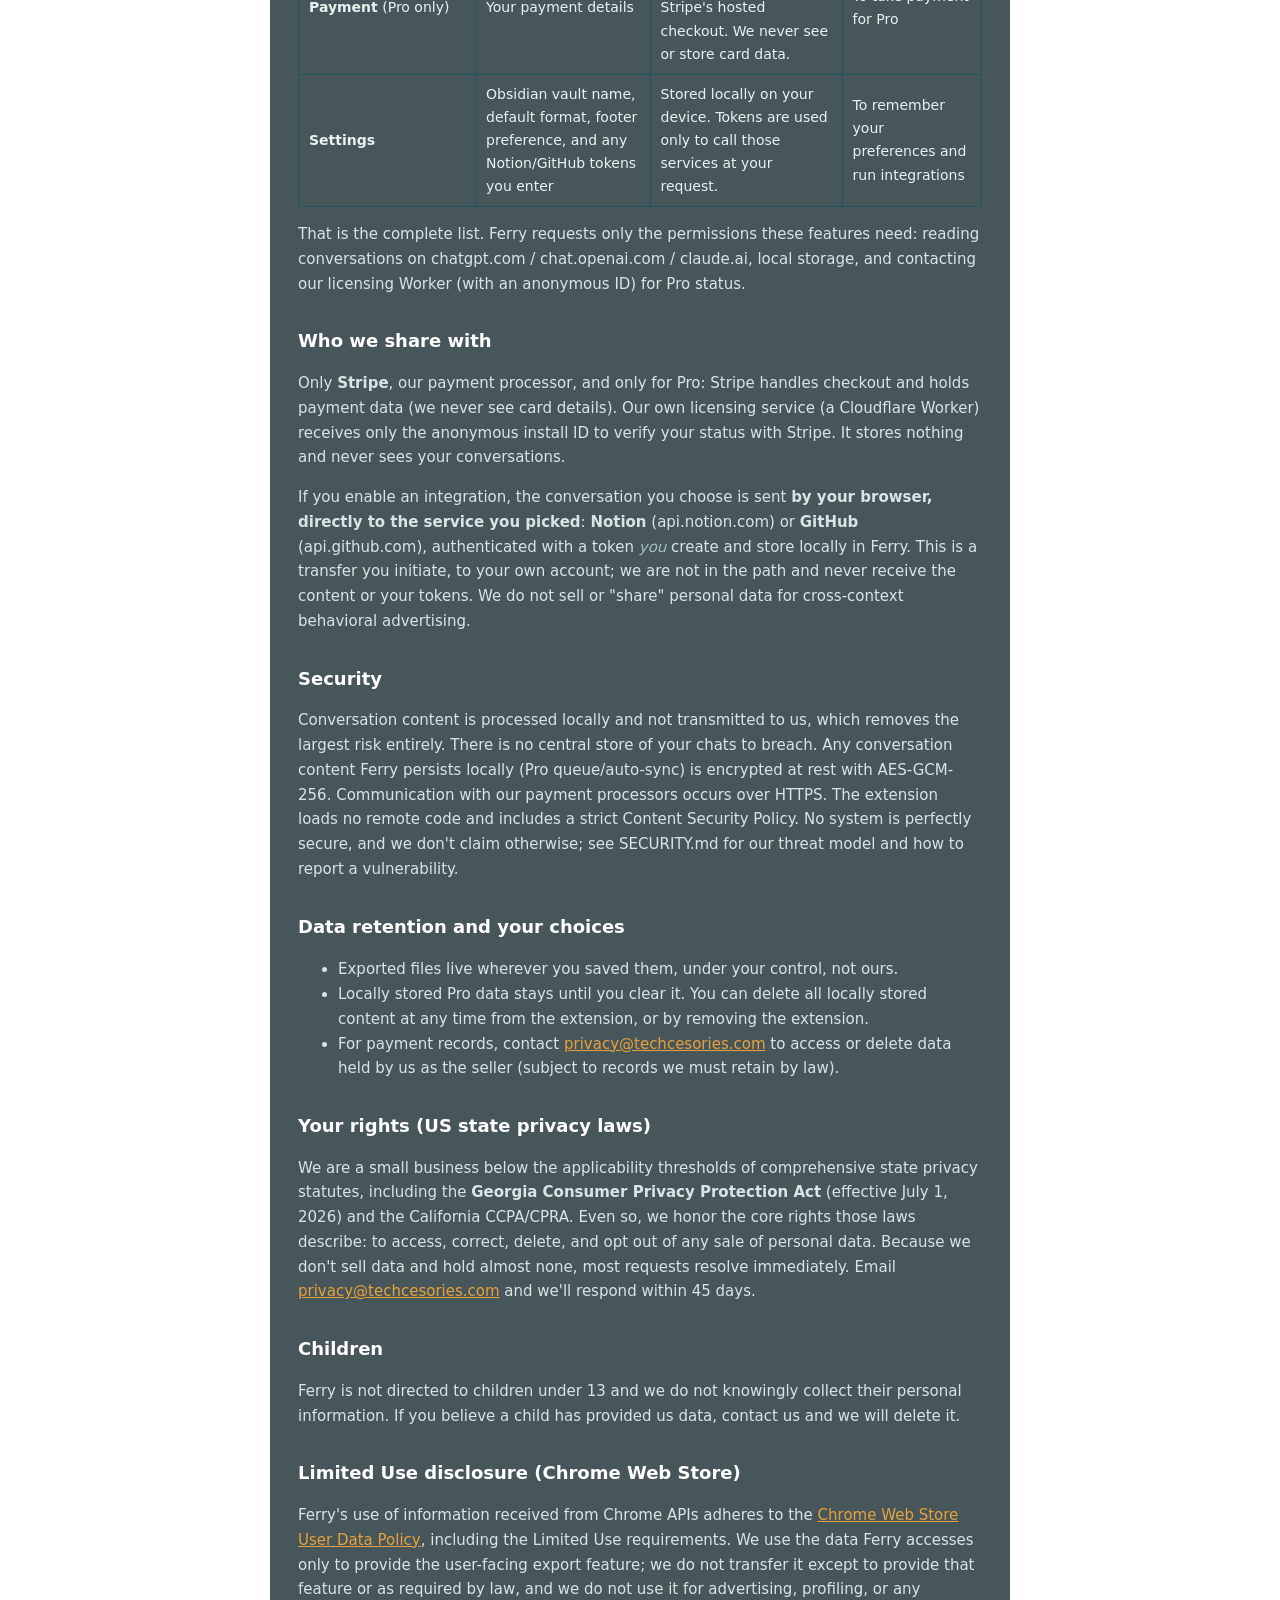
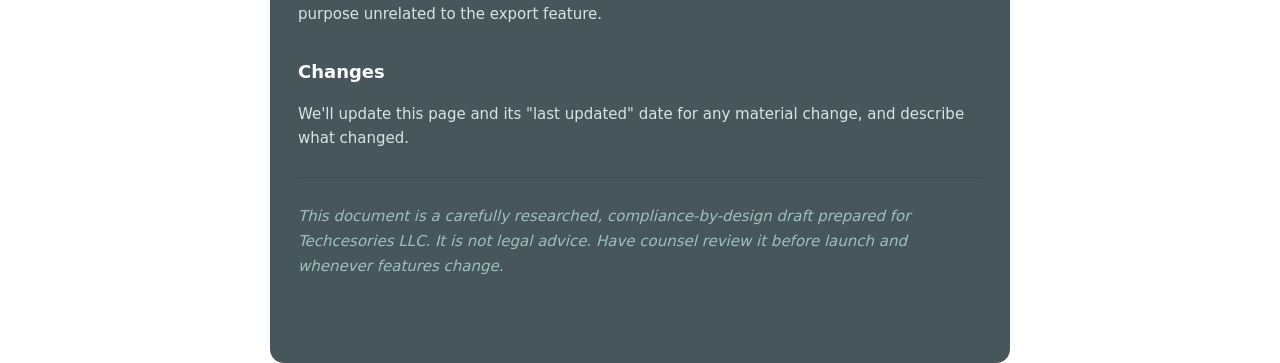
<file: privacy/index.html>
<!doctype html><html lang="en"><head><meta charset="utf-8"><meta name="viewport" content="width=device-width, initial-scale=1"><title>Ferry Privacy</title><style>
:root{--ink:#0c1a1d;--deep:#0f3a40;--hull:#14464d;--line:#1d5860;--foam:#9ec0bd;--beacon:#e8a13a;--mono:ui-monospace,"SF Mono",Menlo,monospace;--ui:system-ui,-apple-system,"Segoe UI",Roboto,sans-serif}
*{box-sizing:border-box}body{margin:0;background:transparent;color:#eaf2f0;font-family:var(--ui);line-height:1.65}
.wrap{max-width:740px;margin:0 auto;padding:40px 28px 70px;background:rgba(7,28,34,.74);border-radius:14px;margin-top:24px}
.brand{display:flex;align-items:baseline;gap:8px;font-weight:680;font-size:18px;margin-bottom:6px}
a{color:var(--beacon)}h1{font-size:28px;letter-spacing:-.01em;margin:8px 0 4px}
h2{font-size:18px;margin:30px 0 8px;color:#fff}h3{font-size:15px;margin:20px 0 6px}
p,li{color:#d7e6e3;font-size:15px}code{font-family:var(--mono);background:#0c3036;padding:1px 6px;border-radius:5px;font-size:.9em}
table{border-collapse:collapse;width:100%;margin:14px 0;font-size:14px}
th,td{border:1px solid var(--line);padding:8px 10px;text-align:left}th{background:var(--hull)}
blockquote{border-left:3px solid var(--beacon);margin:12px 0;padding:2px 14px;color:var(--foam)}
hr{border:0;border-top:1px solid var(--line);margin:26px 0}
em{color:var(--foam)}.back{display:inline-block;margin-bottom:14px;color:var(--foam);font-size:13px}
</style><link rel="stylesheet" href="/sea.css"></head><body><canvas class="seascape" id="seaCanvas" aria-hidden="true"></canvas><div id="cursorLight" aria-hidden="true"></div><div id="stormFlash" aria-hidden="true"></div><div class="wrap"><div class="brand">⛴ Ferry</div><a class="back" href="/">← Back to Ferry</a><h1>Ferry Privacy Policy</h1>
<p><strong>Last updated: June 24, 2026</strong> · Set this to your actual publish date before going live.
<strong>Publisher:</strong> Techcesories LLC (Georgia, USA) · <strong>Product:</strong> Ferry browser extension
<strong>Contact:</strong> <a href="mailto:privacy@techcesories.com">privacy@techcesories.com</a></p>
<p>Ferry is a browser extension that exports your ChatGPT and Claude conversations to Markdown files you save yourself. This policy explains exactly what Ferry does and does not do with data. We wrote it to be true, not reassuring. Under Georgia&#39;s Fair Business Practices Act and the FTC Act, a privacy claim that isn&#39;t accurate is itself a violation.</p>
<h2>The short version</h2>
<ul>
<li>Ferry runs on your device. Your conversations are processed locally and <strong>never touch our servers</strong>.</li>
<li>When you click <strong>Export</strong>, Ferry reads the conversation open in the current tab, converts it to Markdown, and hands the result to you (download, clipboard, or your Obsidian vault). <strong>That content is never sent to us.</strong></li>
<li><strong>Pro licensing:</strong> to check whether you have an active subscription, Ferry sends an <strong>anonymous install ID</strong> (a random identifier, no name, no email) to our licensing service, which verifies it against Stripe. No conversation content is ever involved. Payment details go only to Stripe.</li>
<li><strong>Bulk migration (Pro):</strong> when you start a migration, Ferry uses your existing logged-in session to read your conversation list and conversations from ChatGPT&#39;s or Claude&#39;s own API, <strong>in your browser</strong>, converts them to Markdown locally, and packages them into a ZIP you download. This data is processed on your device and <strong>never sent to us</strong>. You choose which conversations to include.</li>
<li><strong>Optional integrations:</strong> if <em>you</em> configure Notion or GitHub with your own access token, Ferry sends the conversation you choose <strong>directly from your browser to that service, using your credentials</strong>, at your request. We never receive or relay it.</li>
<li>We do <strong>not</strong> collect analytics, track your browsing, build profiles, serve ads, or sell data. We never will.</li>
</ul>
<h2>What data Ferry handles, and why</h2>
<p>Using Google&#39;s data-category vocabulary:</p>
<table>
<thead>
<tr>
<th>Category</th>
<th>What</th>
<th>Where it goes</th>
<th>Why</th>
</tr>
</thead>
<tbody><tr>
<td><strong>Website content / personal communications</strong></td>
<td>The text of the conversation you choose to export</td>
<td>Processed in memory on your device, only when you click Export. Written only to the destination you pick. <strong>Not transmitted to us.</strong></td>
<td>To produce the Markdown export, the extension&#39;s single purpose</td>
</tr>
<tr>
<td><strong>User content stored locally</strong> (Pro: bulk queue / auto-sync)</td>
<td>Conversations you queue or auto-archive</td>
<td>Stored on your device only, <strong>encrypted at rest (AES-GCM-256)</strong>. Not transmitted to us.</td>
<td>To let you batch-export or auto-archive</td>
</tr>
<tr>
<td><strong>Pro license status</strong></td>
<td>An anonymous install ID (random, no PII)</td>
<td>Sent to our licensing service (a Cloudflare Worker), which checks it against Stripe. No conversation content.</td>
<td>To unlock Pro features for paying users</td>
</tr>
<tr>
<td><strong>Payment</strong> (Pro only)</td>
<td>Your payment details</td>
<td>Handled solely by <strong>Stripe</strong> (PCI-DSS) on Stripe&#39;s hosted checkout. We never see or store card data.</td>
<td>To take payment for Pro</td>
</tr>
<tr>
<td><strong>Settings</strong></td>
<td>Obsidian vault name, default format, footer preference, and any Notion/GitHub tokens you enter</td>
<td>Stored locally on your device. Tokens are used only to call those services at your request.</td>
<td>To remember your preferences and run integrations</td>
</tr>
</tbody></table>
<p>That is the complete list. Ferry requests only the permissions these features need: reading conversations on chatgpt.com / chat.openai.com / claude.ai, local storage, and contacting our licensing Worker (with an anonymous ID) for Pro status.</p>
<h2>Who we share with</h2>
<p>Only <strong>Stripe</strong>, our payment processor, and only for Pro: Stripe handles checkout and holds payment data (we never see card details). Our own licensing service (a Cloudflare Worker) receives only the anonymous install ID to verify your status with Stripe. It stores nothing and never sees your conversations.</p>
<p>If you enable an integration, the conversation you choose is sent <strong>by your browser, directly to the service you picked</strong>: <strong>Notion</strong> (api.notion.com) or <strong>GitHub</strong> (api.github.com), authenticated with a token <em>you</em> create and store locally in Ferry. This is a transfer you initiate, to your own account; we are not in the path and never receive the content or your tokens. We do not sell or &quot;share&quot; personal data for cross-context behavioral advertising.</p>
<h2>Security</h2>
<p>Conversation content is processed locally and not transmitted to us, which removes the largest risk entirely. There is no central store of your chats to breach. Any conversation content Ferry persists locally (Pro queue/auto-sync) is encrypted at rest with AES-GCM-256. Communication with our payment processors occurs over HTTPS. The extension loads no remote code and includes a strict Content Security Policy. No system is perfectly secure, and we don&#39;t claim otherwise; see SECURITY.md for our threat model and how to report a vulnerability.</p>
<h2>Data retention and your choices</h2>
<ul>
<li>Exported files live wherever you saved them, under your control, not ours.</li>
<li>Locally stored Pro data stays until you clear it. You can delete all locally stored content at any time from the extension, or by removing the extension.</li>
<li>For payment records, contact <a href="mailto:privacy@techcesories.com">privacy@techcesories.com</a> to access or delete data held by us as the seller (subject to records we must retain by law).</li>
</ul>
<h2>Your rights (US state privacy laws)</h2>
<p>We are a small business below the applicability thresholds of comprehensive state privacy statutes, including the <strong>Georgia Consumer Privacy Protection Act</strong> (effective July 1, 2026) and the California CCPA/CPRA. Even so, we honor the core rights those laws describe: to access, correct, delete, and opt out of any sale of personal data. Because we don&#39;t sell data and hold almost none, most requests resolve immediately. Email <a href="mailto:privacy@techcesories.com">privacy@techcesories.com</a> and we&#39;ll respond within 45 days.</p>
<h2>Children</h2>
<p>Ferry is not directed to children under 13 and we do not knowingly collect their personal information. If you believe a child has provided us data, contact us and we will delete it.</p>
<h2>Limited Use disclosure (Chrome Web Store)</h2>
<p>Ferry&#39;s use of information received from Chrome APIs adheres to the <a href="https://developer.chrome.com/docs/webstore/program-policies/limited-use">Chrome Web Store User Data Policy</a>, including the Limited Use requirements. We use the data Ferry accesses only to provide the user-facing export feature; we do not transfer it except to provide that feature or as required by law, and we do not use it for advertising, profiling, or any purpose unrelated to the export feature.</p>
<h2>Changes</h2>
<p>We&#39;ll update this page and its &quot;last updated&quot; date for any material change, and describe what changed.</p>
<hr>
<p><em>This document is a carefully researched, compliance-by-design draft prepared for Techcesories LLC. It is not legal advice. Have counsel review it before launch and whenever features change.</em></p>
</div><script src="/sea.js" defer></script></body></html>
</file>
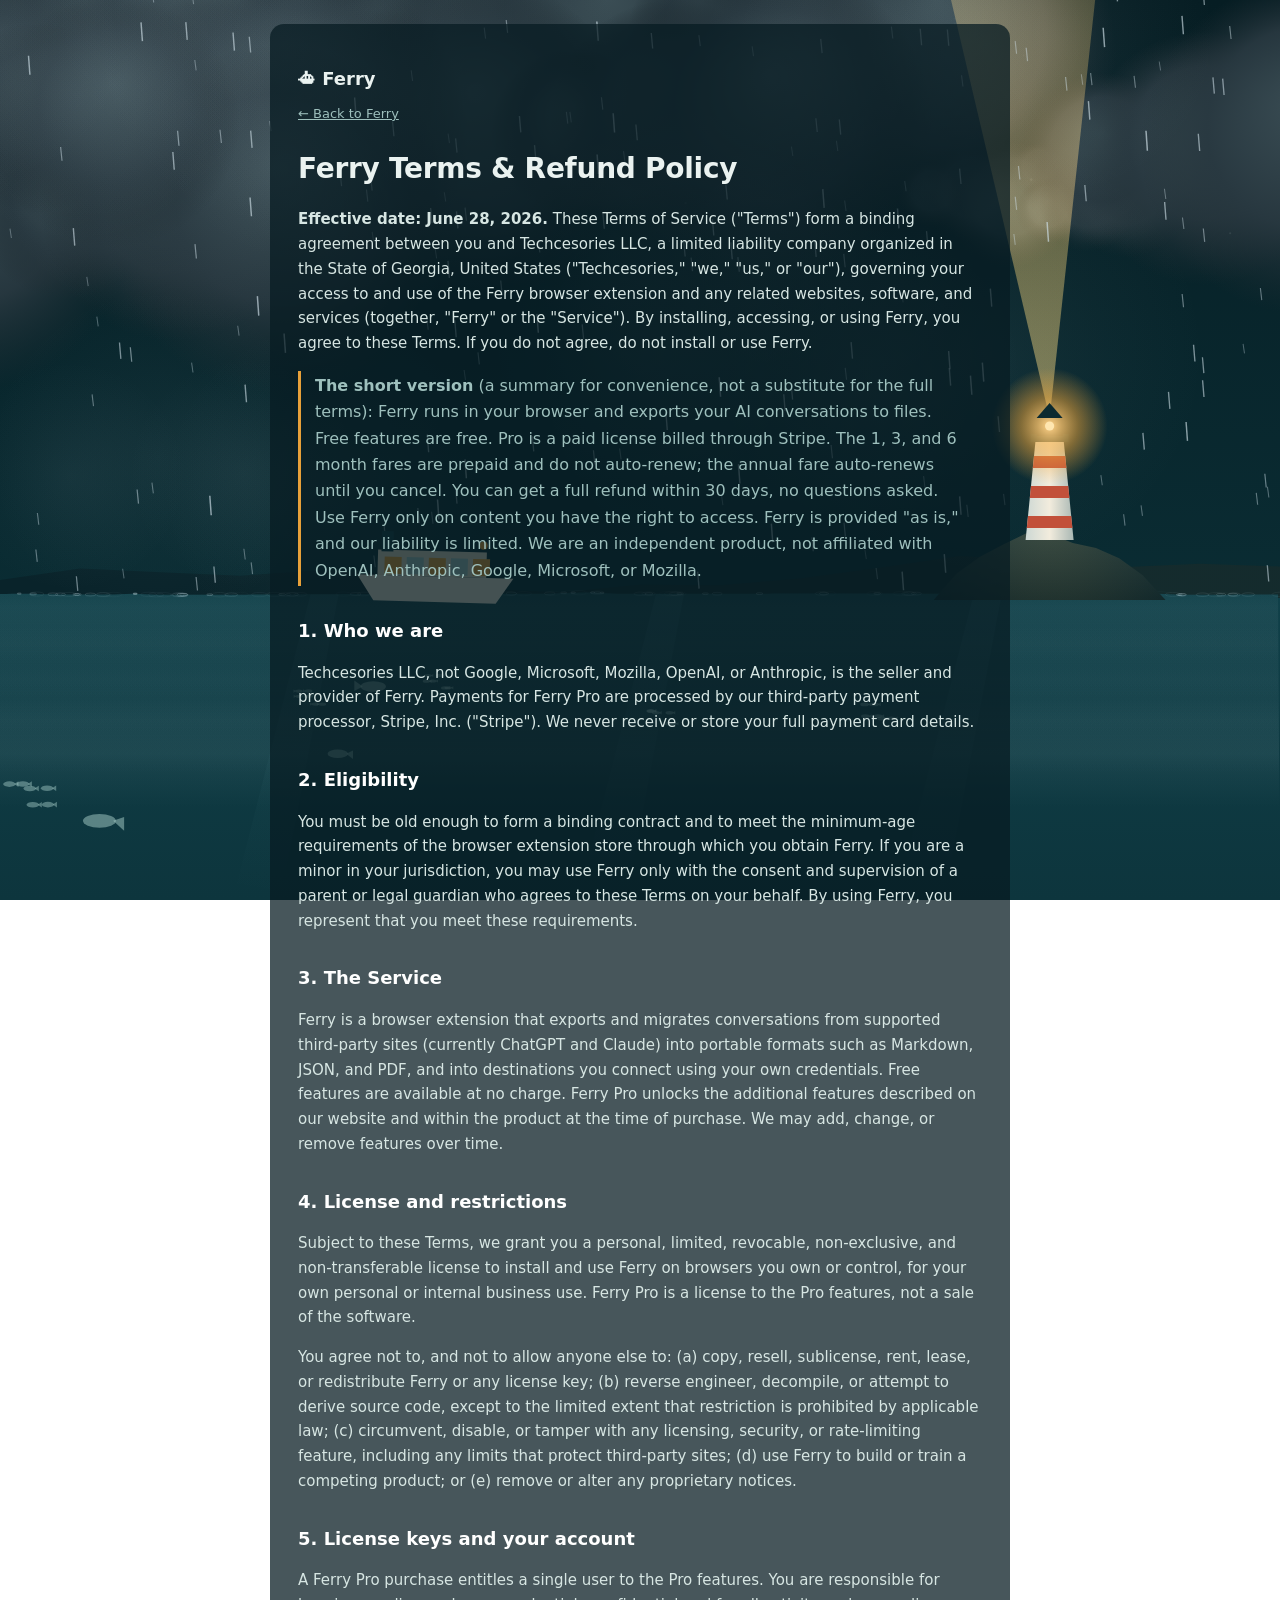
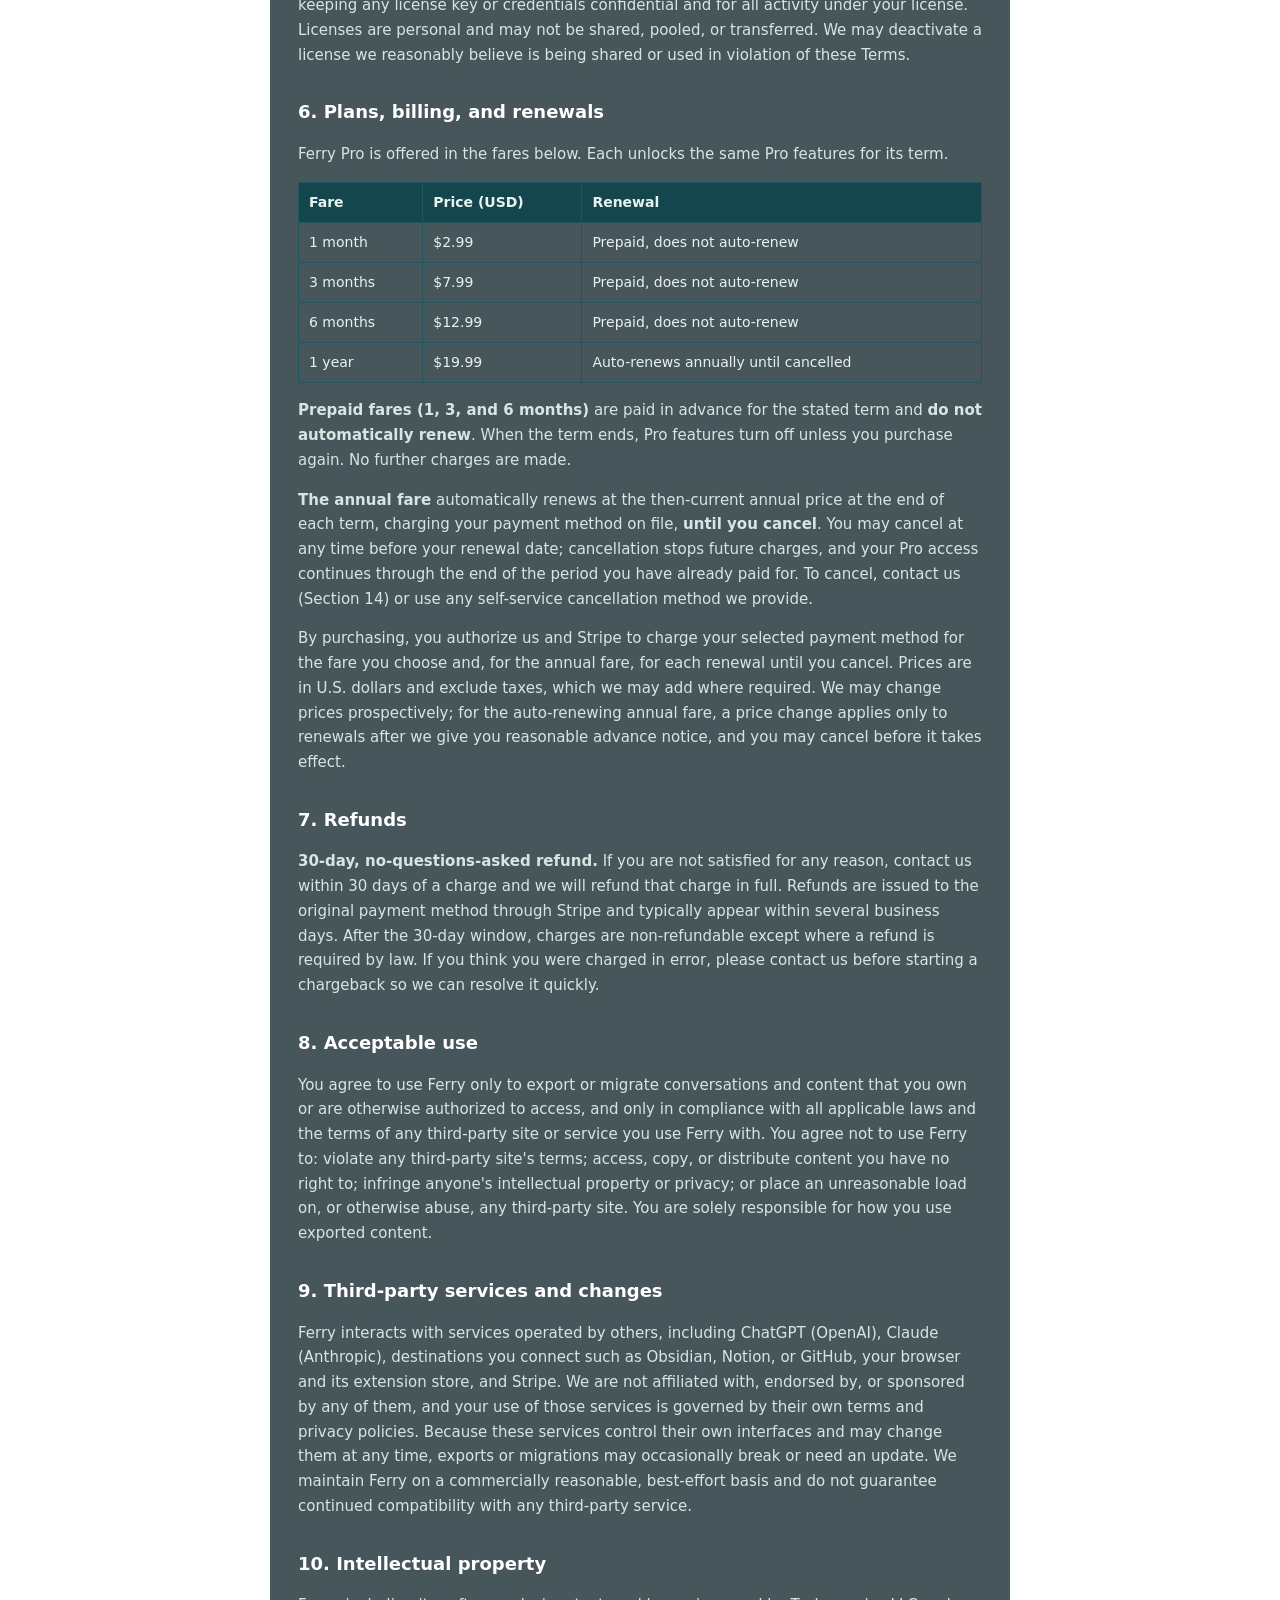
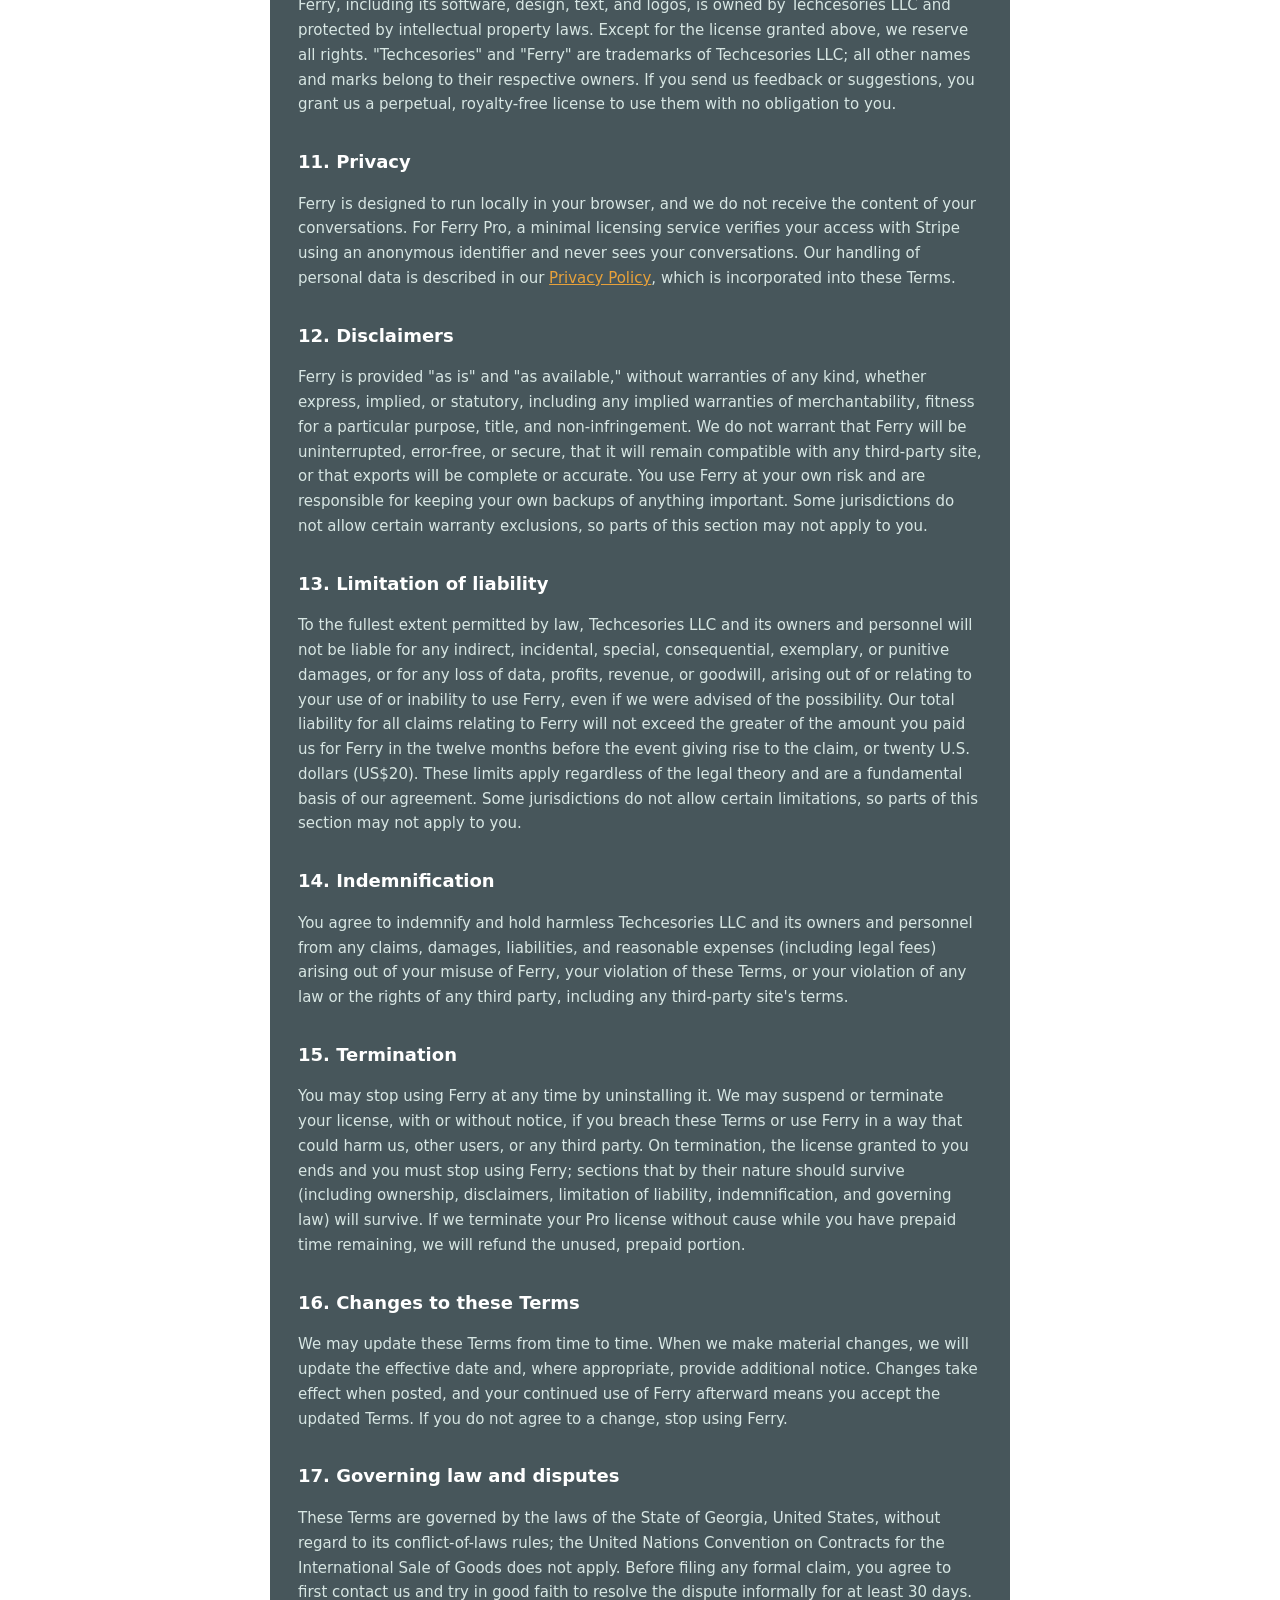
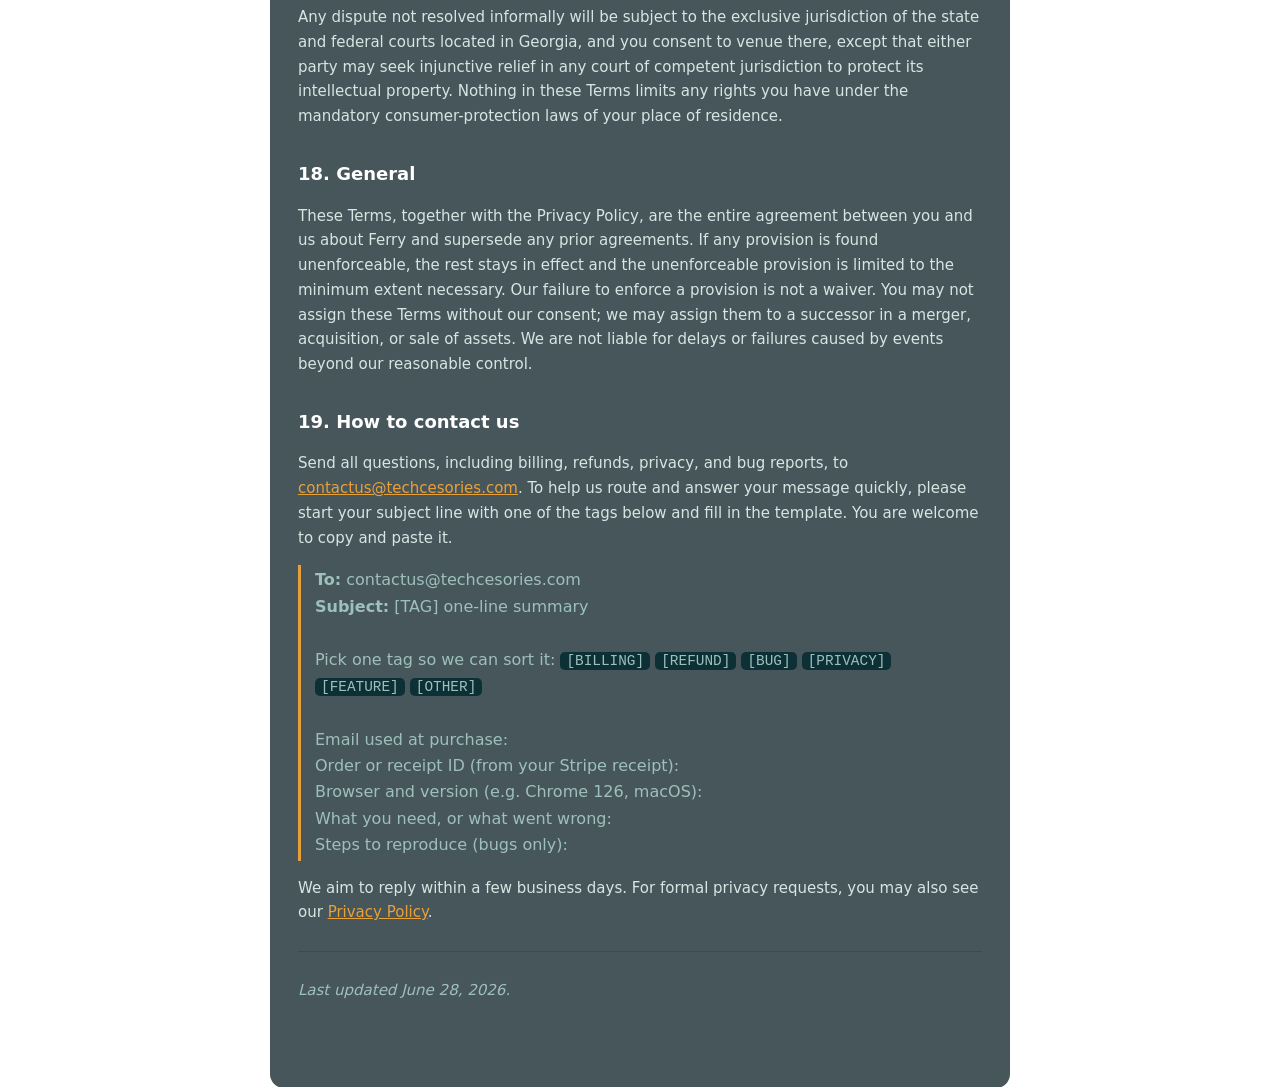
<file: terms/index.html>
<!doctype html><html lang="en"><head><meta charset="utf-8"><meta name="viewport" content="width=device-width, initial-scale=1"><title>Ferry Terms</title><style>
:root{--ink:#0c1a1d;--deep:#0f3a40;--hull:#14464d;--line:#1d5860;--foam:#9ec0bd;--beacon:#e8a13a;--mono:ui-monospace,"SF Mono",Menlo,monospace;--ui:system-ui,-apple-system,"Segoe UI",Roboto,sans-serif}
*{box-sizing:border-box}body{margin:0;background:transparent;color:#eaf2f0;font-family:var(--ui);line-height:1.65}
.wrap{max-width:740px;margin:0 auto;padding:40px 28px 70px;background:rgba(7,28,34,.74);border-radius:14px;margin-top:24px}
.brand{display:flex;align-items:baseline;gap:8px;font-weight:680;font-size:18px;margin-bottom:6px}
a{color:var(--beacon)}h1{font-size:28px;letter-spacing:-.01em;margin:8px 0 4px}
h2{font-size:18px;margin:30px 0 8px;color:#fff}h3{font-size:15px;margin:20px 0 6px}
p,li{color:#d7e6e3;font-size:15px}code{font-family:var(--mono);background:#0c3036;padding:1px 6px;border-radius:5px;font-size:.9em}
table{border-collapse:collapse;width:100%;margin:14px 0;font-size:14px}
th,td{border:1px solid var(--line);padding:8px 10px;text-align:left}th{background:var(--hull)}
blockquote{border-left:3px solid var(--beacon);margin:12px 0;padding:2px 14px;color:var(--foam)}
hr{border:0;border-top:1px solid var(--line);margin:26px 0}
em{color:var(--foam)}.back{display:inline-block;margin-bottom:14px;color:var(--foam);font-size:13px}
</style><link rel="stylesheet" href="/sea.css"></head><body><canvas class="seascape" id="seaCanvas" aria-hidden="true"></canvas><div id="seaDim" aria-hidden="true"></div><div id="cursorLight" aria-hidden="true"></div><div id="stormFlash" aria-hidden="true"></div><div class="wrap"><div class="brand">⛴ Ferry</div><a class="back" href="/">← Back to Ferry</a><h1>Ferry Terms &amp; Refund Policy</h1>
<p><strong>Effective date: June 28, 2026.</strong> These Terms of Service ("Terms") form a binding agreement between you and Techcesories LLC, a limited liability company organized in the State of Georgia, United States ("Techcesories," "we," "us," or "our"), governing your access to and use of the Ferry browser extension and any related websites, software, and services (together, "Ferry" or the "Service"). By installing, accessing, or using Ferry, you agree to these Terms. If you do not agree, do not install or use Ferry.</p>

<blockquote><strong>The short version</strong> (a summary for convenience, not a substitute for the full terms): Ferry runs in your browser and exports your AI conversations to files. Free features are free. Pro is a paid license billed through Stripe. The 1, 3, and 6 month fares are prepaid and do not auto-renew; the annual fare auto-renews until you cancel. You can get a full refund within 30 days, no questions asked. Use Ferry only on content you have the right to access. Ferry is provided "as is," and our liability is limited. We are an independent product, not affiliated with OpenAI, Anthropic, Google, Microsoft, or Mozilla.</blockquote>

<h2>1. Who we are</h2>
<p>Techcesories LLC, not Google, Microsoft, Mozilla, OpenAI, or Anthropic, is the seller and provider of Ferry. Payments for Ferry Pro are processed by our third-party payment processor, Stripe, Inc. ("Stripe"). We never receive or store your full payment card details.</p>

<h2>2. Eligibility</h2>
<p>You must be old enough to form a binding contract and to meet the minimum-age requirements of the browser extension store through which you obtain Ferry. If you are a minor in your jurisdiction, you may use Ferry only with the consent and supervision of a parent or legal guardian who agrees to these Terms on your behalf. By using Ferry, you represent that you meet these requirements.</p>

<h2>3. The Service</h2>
<p>Ferry is a browser extension that exports and migrates conversations from supported third-party sites (currently ChatGPT and Claude) into portable formats such as Markdown, JSON, and PDF, and into destinations you connect using your own credentials. Free features are available at no charge. Ferry Pro unlocks the additional features described on our website and within the product at the time of purchase. We may add, change, or remove features over time.</p>

<h2>4. License and restrictions</h2>
<p>Subject to these Terms, we grant you a personal, limited, revocable, non-exclusive, and non-transferable license to install and use Ferry on browsers you own or control, for your own personal or internal business use. Ferry Pro is a license to the Pro features, not a sale of the software.</p>
<p>You agree not to, and not to allow anyone else to: (a) copy, resell, sublicense, rent, lease, or redistribute Ferry or any license key; (b) reverse engineer, decompile, or attempt to derive source code, except to the limited extent that restriction is prohibited by applicable law; (c) circumvent, disable, or tamper with any licensing, security, or rate-limiting feature, including any limits that protect third-party sites; (d) use Ferry to build or train a competing product; or (e) remove or alter any proprietary notices.</p>

<h2>5. License keys and your account</h2>
<p>A Ferry Pro purchase entitles a single user to the Pro features. You are responsible for keeping any license key or credentials confidential and for all activity under your license. Licenses are personal and may not be shared, pooled, or transferred. We may deactivate a license we reasonably believe is being shared or used in violation of these Terms.</p>

<h2>6. Plans, billing, and renewals</h2>
<p>Ferry Pro is offered in the fares below. Each unlocks the same Pro features for its term.</p>
<table>
<tr><th>Fare</th><th>Price (USD)</th><th>Renewal</th></tr>
<tr><td>1 month</td><td>$2.99</td><td>Prepaid, does not auto-renew</td></tr>
<tr><td>3 months</td><td>$7.99</td><td>Prepaid, does not auto-renew</td></tr>
<tr><td>6 months</td><td>$12.99</td><td>Prepaid, does not auto-renew</td></tr>
<tr><td>1 year</td><td>$19.99</td><td>Auto-renews annually until cancelled</td></tr>
</table>
<p><strong>Prepaid fares (1, 3, and 6 months)</strong> are paid in advance for the stated term and <strong>do not automatically renew</strong>. When the term ends, Pro features turn off unless you purchase again. No further charges are made.</p>
<p><strong>The annual fare</strong> automatically renews at the then-current annual price at the end of each term, charging your payment method on file, <strong>until you cancel</strong>. You may cancel at any time before your renewal date; cancellation stops future charges, and your Pro access continues through the end of the period you have already paid for. To cancel, contact us (Section 14) or use any self-service cancellation method we provide.</p>
<p>By purchasing, you authorize us and Stripe to charge your selected payment method for the fare you choose and, for the annual fare, for each renewal until you cancel. Prices are in U.S. dollars and exclude taxes, which we may add where required. We may change prices prospectively; for the auto-renewing annual fare, a price change applies only to renewals after we give you reasonable advance notice, and you may cancel before it takes effect.</p>

<h2>7. Refunds</h2>
<p><strong>30-day, no-questions-asked refund.</strong> If you are not satisfied for any reason, contact us within 30 days of a charge and we will refund that charge in full. Refunds are issued to the original payment method through Stripe and typically appear within several business days. After the 30-day window, charges are non-refundable except where a refund is required by law. If you think you were charged in error, please contact us before starting a chargeback so we can resolve it quickly.</p>

<h2>8. Acceptable use</h2>
<p>You agree to use Ferry only to export or migrate conversations and content that you own or are otherwise authorized to access, and only in compliance with all applicable laws and the terms of any third-party site or service you use Ferry with. You agree not to use Ferry to: violate any third-party site's terms; access, copy, or distribute content you have no right to; infringe anyone's intellectual property or privacy; or place an unreasonable load on, or otherwise abuse, any third-party site. You are solely responsible for how you use exported content.</p>

<h2>9. Third-party services and changes</h2>
<p>Ferry interacts with services operated by others, including ChatGPT (OpenAI), Claude (Anthropic), destinations you connect such as Obsidian, Notion, or GitHub, your browser and its extension store, and Stripe. We are not affiliated with, endorsed by, or sponsored by any of them, and your use of those services is governed by their own terms and privacy policies. Because these services control their own interfaces and may change them at any time, exports or migrations may occasionally break or need an update. We maintain Ferry on a commercially reasonable, best-effort basis and do not guarantee continued compatibility with any third-party service.</p>

<h2>10. Intellectual property</h2>
<p>Ferry, including its software, design, text, and logos, is owned by Techcesories LLC and protected by intellectual property laws. Except for the license granted above, we reserve all rights. "Techcesories" and "Ferry" are trademarks of Techcesories LLC; all other names and marks belong to their respective owners. If you send us feedback or suggestions, you grant us a perpetual, royalty-free license to use them with no obligation to you.</p>

<h2>11. Privacy</h2>
<p>Ferry is designed to run locally in your browser, and we do not receive the content of your conversations. For Ferry Pro, a minimal licensing service verifies your access with Stripe using an anonymous identifier and never sees your conversations. Our handling of personal data is described in our <a href="/privacy">Privacy Policy</a>, which is incorporated into these Terms.</p>

<h2>12. Disclaimers</h2>
<p>Ferry is provided "as is" and "as available," without warranties of any kind, whether express, implied, or statutory, including any implied warranties of merchantability, fitness for a particular purpose, title, and non-infringement. We do not warrant that Ferry will be uninterrupted, error-free, or secure, that it will remain compatible with any third-party site, or that exports will be complete or accurate. You use Ferry at your own risk and are responsible for keeping your own backups of anything important. Some jurisdictions do not allow certain warranty exclusions, so parts of this section may not apply to you.</p>

<h2>13. Limitation of liability</h2>
<p>To the fullest extent permitted by law, Techcesories LLC and its owners and personnel will not be liable for any indirect, incidental, special, consequential, exemplary, or punitive damages, or for any loss of data, profits, revenue, or goodwill, arising out of or relating to your use of or inability to use Ferry, even if we were advised of the possibility. Our total liability for all claims relating to Ferry will not exceed the greater of the amount you paid us for Ferry in the twelve months before the event giving rise to the claim, or twenty U.S. dollars (US$20). These limits apply regardless of the legal theory and are a fundamental basis of our agreement. Some jurisdictions do not allow certain limitations, so parts of this section may not apply to you.</p>

<h2>14. Indemnification</h2>
<p>You agree to indemnify and hold harmless Techcesories LLC and its owners and personnel from any claims, damages, liabilities, and reasonable expenses (including legal fees) arising out of your misuse of Ferry, your violation of these Terms, or your violation of any law or the rights of any third party, including any third-party site's terms.</p>

<h2>15. Termination</h2>
<p>You may stop using Ferry at any time by uninstalling it. We may suspend or terminate your license, with or without notice, if you breach these Terms or use Ferry in a way that could harm us, other users, or any third party. On termination, the license granted to you ends and you must stop using Ferry; sections that by their nature should survive (including ownership, disclaimers, limitation of liability, indemnification, and governing law) will survive. If we terminate your Pro license without cause while you have prepaid time remaining, we will refund the unused, prepaid portion.</p>

<h2>16. Changes to these Terms</h2>
<p>We may update these Terms from time to time. When we make material changes, we will update the effective date and, where appropriate, provide additional notice. Changes take effect when posted, and your continued use of Ferry afterward means you accept the updated Terms. If you do not agree to a change, stop using Ferry.</p>

<h2>17. Governing law and disputes</h2>
<p>These Terms are governed by the laws of the State of Georgia, United States, without regard to its conflict-of-laws rules; the United Nations Convention on Contracts for the International Sale of Goods does not apply. Before filing any formal claim, you agree to first contact us and try in good faith to resolve the dispute informally for at least 30 days. Any dispute not resolved informally will be subject to the exclusive jurisdiction of the state and federal courts located in Georgia, and you consent to venue there, except that either party may seek injunctive relief in any court of competent jurisdiction to protect its intellectual property. Nothing in these Terms limits any rights you have under the mandatory consumer-protection laws of your place of residence.</p>

<h2>18. General</h2>
<p>These Terms, together with the Privacy Policy, are the entire agreement between you and us about Ferry and supersede any prior agreements. If any provision is found unenforceable, the rest stays in effect and the unenforceable provision is limited to the minimum extent necessary. Our failure to enforce a provision is not a waiver. You may not assign these Terms without our consent; we may assign them to a successor in a merger, acquisition, or sale of assets. We are not liable for delays or failures caused by events beyond our reasonable control.</p>

<h2>19. How to contact us</h2>
<p>Send all questions, including billing, refunds, privacy, and bug reports, to <a href="mailto:contactus@techcesories.com">contactus@techcesories.com</a>. To help us route and answer your message quickly, please start your subject line with one of the tags below and fill in the template. You are welcome to copy and paste it.</p>
<blockquote>
<strong>To:</strong> contactus@techcesories.com<br>
<strong>Subject:</strong> [TAG] one-line summary<br>
<br>
Pick one tag so we can sort it: <code>[BILLING]</code> <code>[REFUND]</code> <code>[BUG]</code> <code>[PRIVACY]</code> <code>[FEATURE]</code> <code>[OTHER]</code><br>
<br>
Email used at purchase: <br>
Order or receipt ID (from your Stripe receipt): <br>
Browser and version (e.g. Chrome 126, macOS): <br>
What you need, or what went wrong: <br>
Steps to reproduce (bugs only):
</blockquote>
<p>We aim to reply within a few business days. For formal privacy requests, you may also see our <a href="/privacy">Privacy Policy</a>.</p>

<hr>
<p><em>Last updated June 28, 2026.</em></p>
</div><script src="/sea.js" defer></script></body></html>
</file>
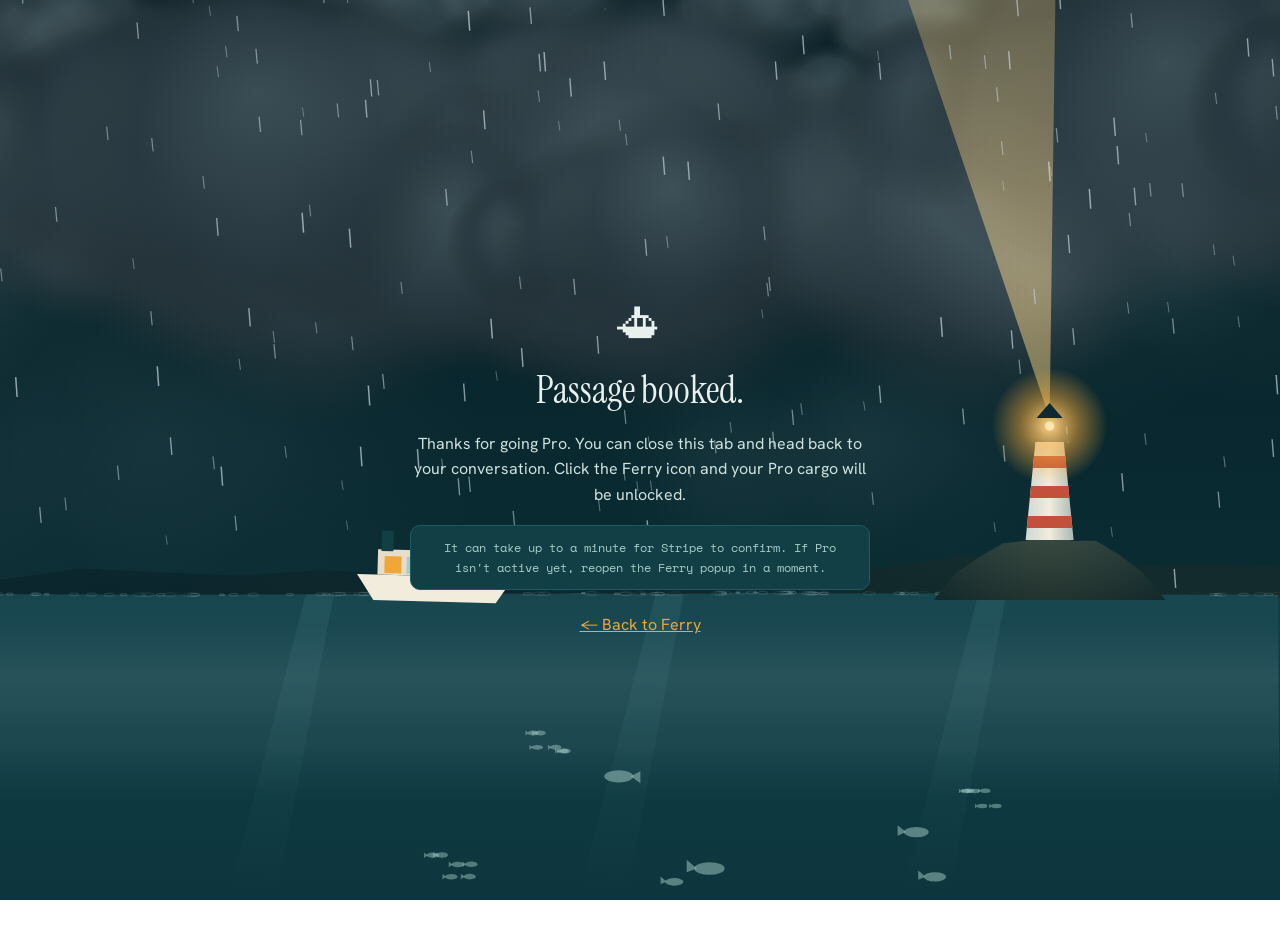
<file: thanks/index.html>
<!doctype html>
<html lang="en"><head><meta charset="utf-8"><meta name="viewport" content="width=device-width, initial-scale=1">
<title>Ferry, thank you</title>
<link href="https://fonts.googleapis.com/css2?family=Instrument+Serif&family=Hanken+Grotesk:wght@400;600&family=Space+Mono&display=swap" rel="stylesheet">
<style>
  :root{--abyss:#07232a;--beacon:#f0a73a;--foam:#a7cdc8;--chart:#1f5b62;--hull:#123e45}
  body{margin:0;min-height:100vh;display:flex;align-items:center;justify-content:center;
    background:transparent;color:#e9f1ef;font-family:"Hanken Grotesk",system-ui,sans-serif;text-align:center;padding:24px}
  .card{max-width:460px}
  .mark{font-size:46px}
  h1{font-family:"Instrument Serif",serif;font-weight:400;font-size:38px;margin:10px 0 6px}
  p{color:#cfe2de;line-height:1.6}
  .note{font-family:"Space Mono",monospace;font-size:12px;color:var(--foam);margin-top:18px;
    background:var(--hull);border:1px solid var(--chart);border-radius:10px;padding:12px 14px}
  a{color:var(--beacon)}
</style><link rel="stylesheet" href="/sea.css"></head>
<body><canvas class="seascape" id="seaCanvas" aria-hidden="true"></canvas><div id="cursorLight" aria-hidden="true"></div><div id="stormFlash" aria-hidden="true"></div><div class="card">
  <div class="mark">⛴</div>
  <h1>Passage booked.</h1>
  <p>Thanks for going Pro. You can close this tab and head back to your conversation. Click the Ferry icon and your Pro cargo will be unlocked.</p>
  <p class="note">It can take up to a minute for Stripe to confirm. If Pro isn't active yet, reopen the Ferry popup in a moment.</p>
  <p style="margin-top:22px"><a href="/">← Back to Ferry</a></p>
</div><script src="/sea.js" defer></script></body></html>
</file>
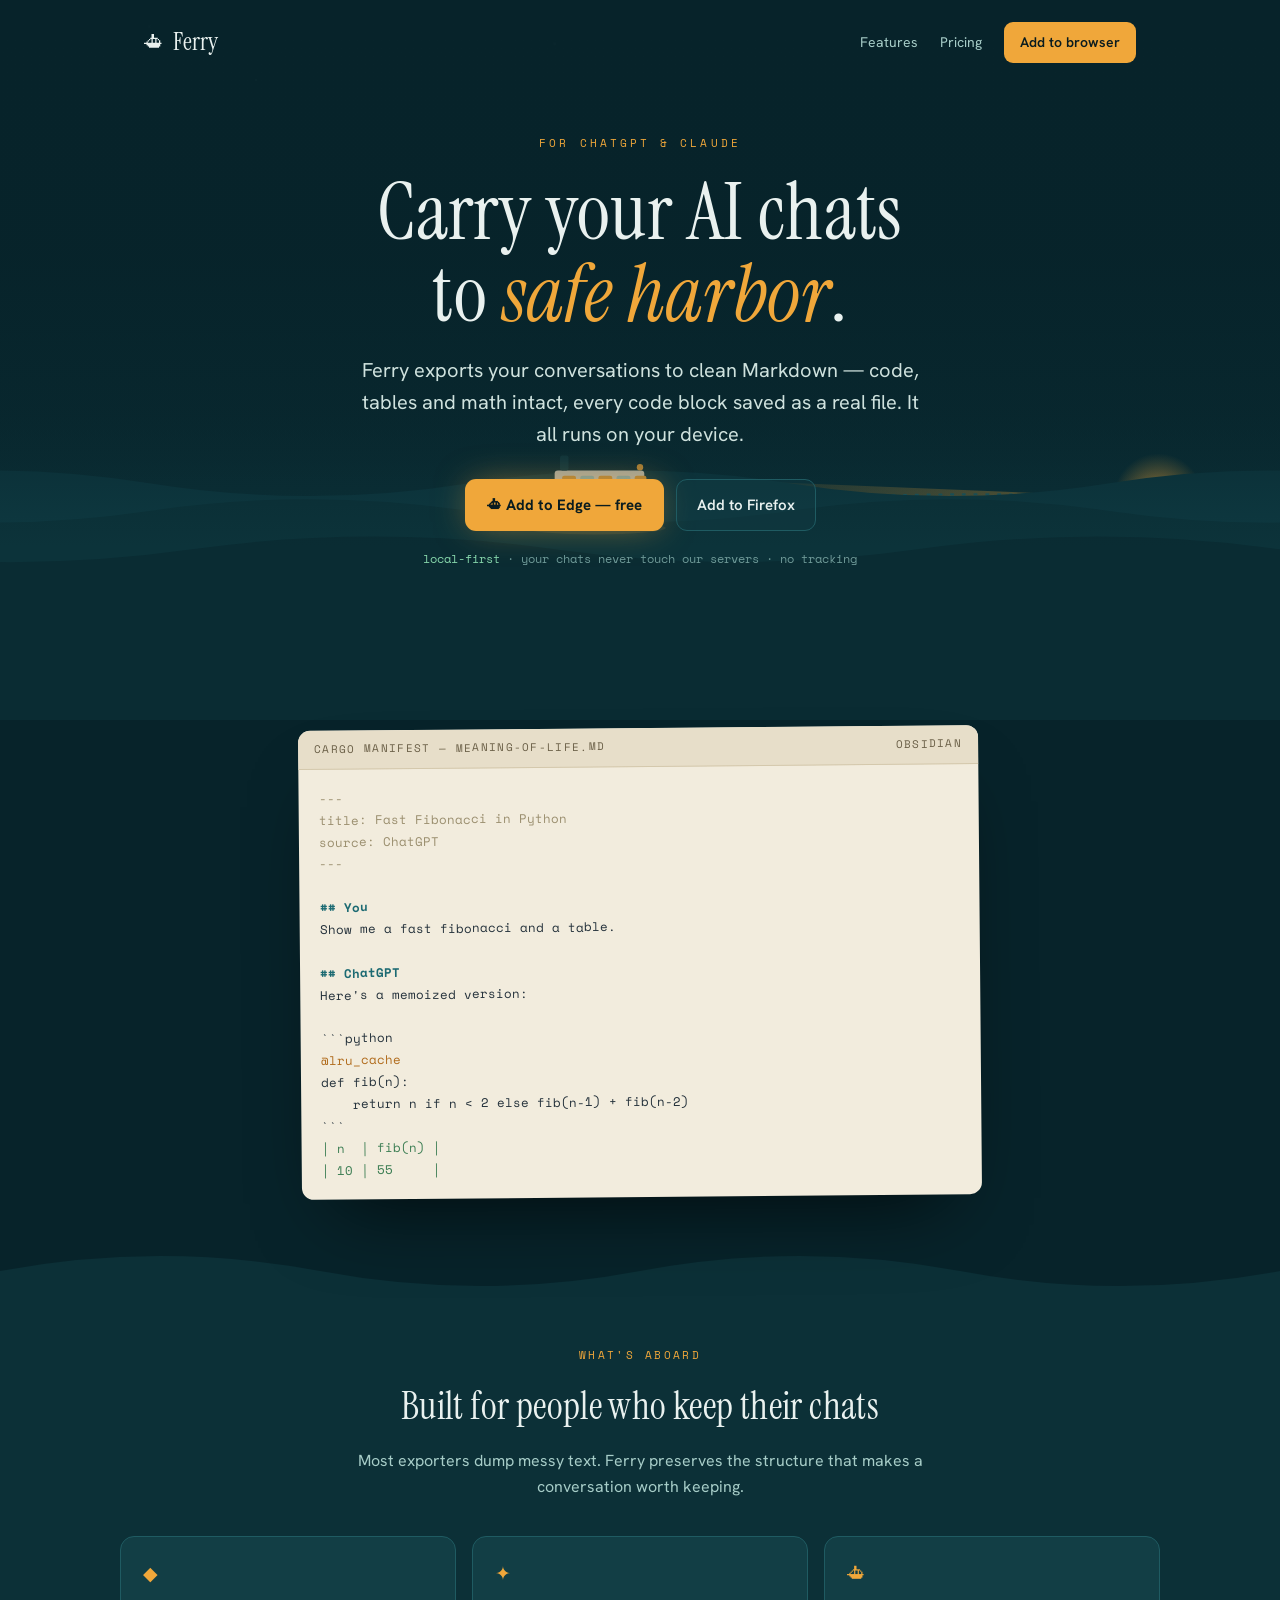
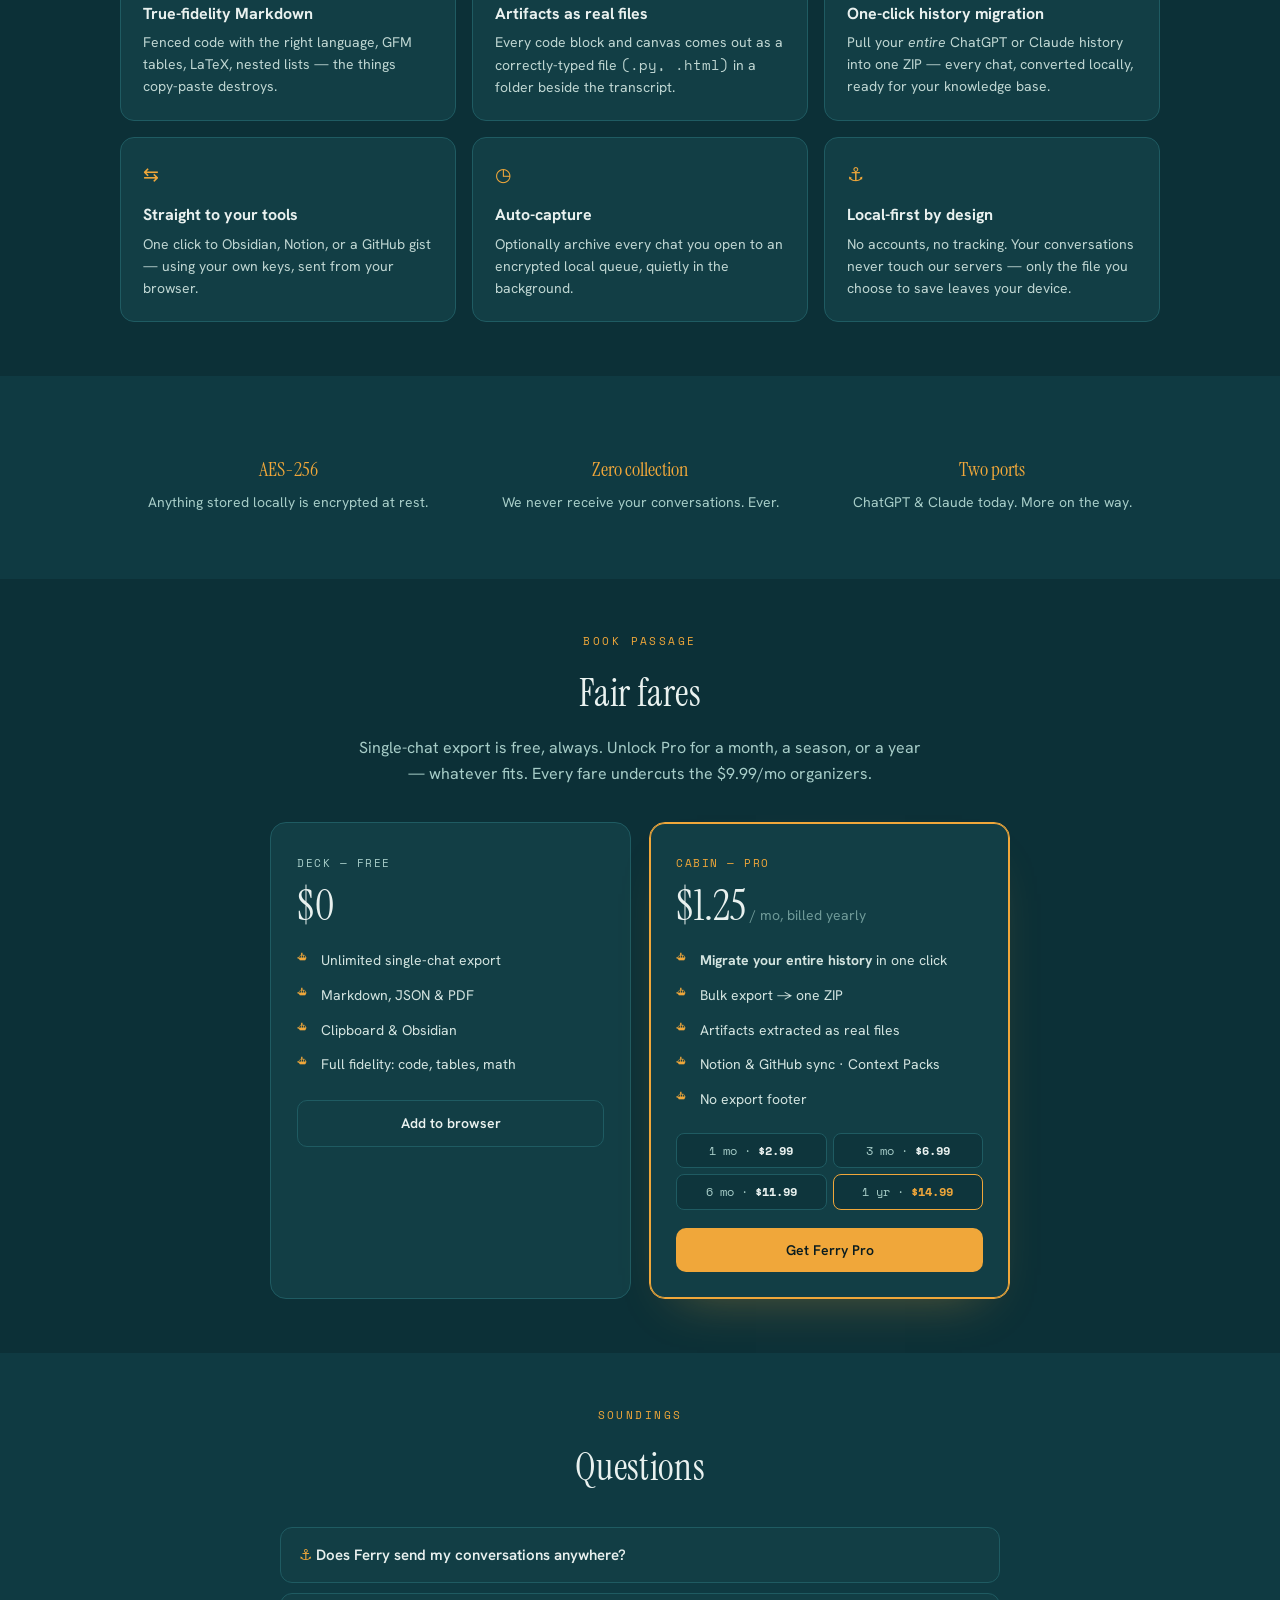
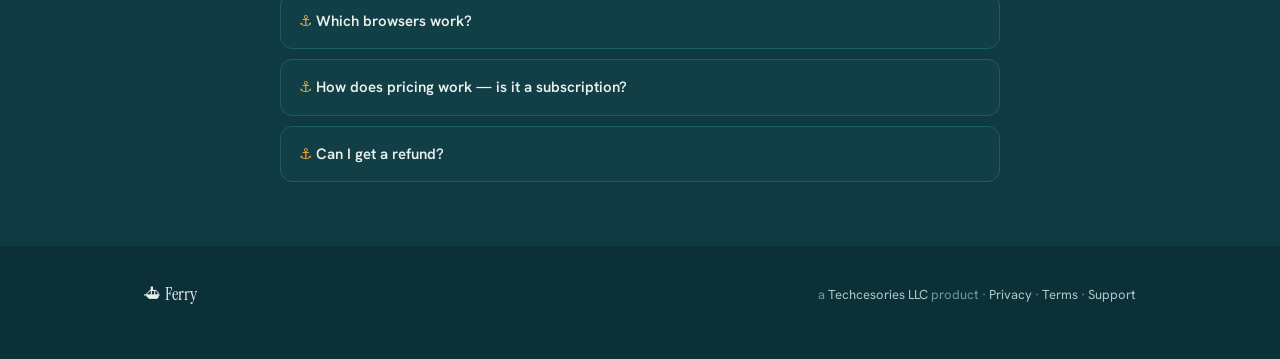
<file: ferry-launch/site/index.html>
<!doctype html>
<html lang="en">
<head>
<meta charset="utf-8" />
<meta name="viewport" content="width=device-width, initial-scale=1" />
<title>Ferry — Export ChatGPT & Claude to Markdown, Obsidian & Notion</title>
<meta name="description" content="Carry your AI chats into your knowledge base. Clean Markdown with code, tables and artifacts as real files. Local-first. ChatGPT + Claude." />
<link rel="preconnect" href="https://fonts.googleapis.com">
<link rel="preconnect" href="https://fonts.gstatic.com" crossorigin>
<link href="https://fonts.googleapis.com/css2?family=Instrument+Serif:ital@0;1&family=Hanken+Grotesk:wght@400;500;600;700&family=Space+Mono:wght@400;700&display=swap" rel="stylesheet">
<style>
  :root{
    --abyss:#07232a;--deep:#0c3037;--sea:#0f3a42;--hull:#123e45;--hull-2:#0e353c;
    --chart:#1f5b62;--foam:#a7cdc8;--foam-dim:#6f9a98;
    --beacon:#f0a73a;--beacon-2:#d98e2a;--paper:#f2ecdd;--ink:#0a1c1f;--ok:#86d6ab;
    --disp:"Instrument Serif",Georgia,serif;
    --body:"Hanken Grotesk",system-ui,-apple-system,sans-serif;
    --mono:"Space Mono",ui-monospace,Menlo,monospace;
  }
  *{box-sizing:border-box}
  html{scroll-behavior:smooth}
  body{margin:0;background:var(--abyss);color:#e9f1ef;font-family:var(--body);line-height:1.62;
    font-size:16px;-webkit-font-smoothing:antialiased}
  a{color:var(--beacon);text-decoration:none}
  .wrap{max-width:1040px;margin:0 auto;padding:0 24px}
  .mono{font-family:var(--mono)}

  /* nav */
  .nav{display:flex;align-items:center;justify-content:space-between;padding:22px 0;position:relative;z-index:5}
  .brand{display:flex;align-items:center;gap:9px;font-family:var(--disp);font-size:25px;letter-spacing:.01em}
  .brand .b-mark{font-size:20px;filter:saturate(.9)}
  .nav .links{display:flex;gap:22px;align-items:center}
  .nav .links a{color:var(--foam);font-size:14px}
  .nav .links a.btn{color:var(--ink);background:var(--beacon);padding:9px 16px;border-radius:9px;font-weight:600}

  /* hero */
  .hero{position:relative;overflow:hidden;min-height:720px}
  .seascape{position:absolute;inset:0;width:100%;height:100%;z-index:0}
  .hero-scrim{position:absolute;inset:0;z-index:1;pointer-events:none;
    background:linear-gradient(180deg,var(--abyss) 0%,rgba(7,35,42,.94) 34%,rgba(7,35,42,.55) 58%,rgba(7,35,42,0) 76%)}
  .hero-inner{position:relative;z-index:2;padding:50px 0 0;text-align:center}
  .eyebrow{font-family:var(--mono);text-transform:uppercase;letter-spacing:.28em;font-size:11px;
    color:var(--beacon);margin:0 0 20px}
  h1{font-family:var(--disp);font-weight:400;font-size:clamp(40px,7.4vw,80px);line-height:1.02;
    letter-spacing:.005em;margin:0 0 18px}
  h1 .i{font-style:italic;color:var(--beacon)}
  .sub{font-size:clamp(16px,2.3vw,20px);color:#cfe2de;max-width:560px;margin:0 auto 28px}
  .cta-row{display:flex;gap:12px;justify-content:center;flex-wrap:wrap}
  .btn-primary{display:inline-flex;align-items:center;gap:9px;background:var(--beacon);color:var(--ink);
    font-weight:700;font-size:15px;padding:13px 22px;border-radius:11px;
    box-shadow:0 0 36px -8px rgba(240,167,58,.6);transition:transform .08s,box-shadow .3s}
  .btn-primary:hover{box-shadow:0 0 46px -6px rgba(240,167,58,.75)}
  .btn-primary:active{transform:translateY(1px)}
  .btn-ghost{display:inline-flex;align-items:center;gap:8px;color:#e9f1ef;border:1px solid var(--chart);
    padding:13px 20px;border-radius:11px;font-weight:600;font-size:15px;background:rgba(18,62,69,.4)}
  .btn-ghost:hover{border-color:var(--beacon)}
  .hero-foot{margin-top:18px;font-family:var(--mono);font-size:12px;color:var(--foam-dim)}
  .hero-foot b{color:var(--ok);font-weight:400}

  /* seascape animation */
  @keyframes drift1{from{transform:translateX(0)}to{transform:translateX(-120px)}}
  @keyframes drift2{from{transform:translateX(0)}to{transform:translateX(120px)}}
  @keyframes bob{0%,100%{transform:translateY(0) rotate(-.6deg)}50%{transform:translateY(7px) rotate(.6deg)}}
  @keyframes pulse{0%,100%{opacity:.32}50%{opacity:.7}}
  @keyframes twinkle{0%,100%{opacity:.25}50%{opacity:.9}}
  .wave-a{animation:drift1 14s linear infinite alternate}
  .wave-b{animation:drift2 20s linear infinite alternate}
  .ferry{animation:bob 6s ease-in-out infinite;transform-origin:560px 510px}
  .beam{animation:pulse 4.5s ease-in-out infinite;transform-origin:right}
  .star{animation:twinkle 5s ease-in-out infinite}

  /* manifest demo */
  .manifest-band{padding:8px 0 50px;position:relative;z-index:2}
  .manifest{max-width:680px;margin:0 auto;background:var(--paper);color:#23303a;border-radius:12px;
    box-shadow:0 40px 80px -36px rgba(0,0,0,.7);overflow:hidden;transform:rotate(-.5deg)}
  .manifest .head{display:flex;justify-content:space-between;align-items:center;padding:10px 16px;
    background:#e7dec9;border-bottom:1px solid #d4c8ac;font-family:var(--mono);font-size:11px;
    text-transform:uppercase;letter-spacing:.12em;color:#6b6048}
  .manifest .body{padding:18px 20px;font-family:var(--mono);font-size:12.5px;line-height:1.75;white-space:pre-wrap}
  .manifest .fm{color:#9a8e6e}.manifest .h{color:#1c6a72;font-weight:700}
  .manifest .kw{color:#b06a1a}.manifest .st{color:#3b7d52}

  /* wave divider */
  .divider{display:block;width:100%;height:46px}
  .divider path{fill:var(--deep)}

  /* sections */
  section{position:relative}
  .band{background:var(--deep)}
  .band-2{background:var(--sea)}
  .sec-pad{padding:54px 0}
  .kicker{font-family:var(--mono);font-size:11px;letter-spacing:.22em;text-transform:uppercase;
    color:var(--beacon);text-align:center;margin:0 0 12px}
  h2{font-family:var(--disp);font-weight:400;font-size:clamp(26px,4vw,38px);text-align:center;margin:0 0 10px;letter-spacing:.01em}
  .lede{text-align:center;color:var(--foam);max-width:580px;margin:0 auto 36px}

  .grid{display:grid;grid-template-columns:repeat(3,1fr);gap:16px}
  .card{background:var(--hull);border:1px solid var(--chart);border-radius:14px;padding:22px;transition:transform .15s,border-color .15s}
  .card:hover{transform:translateY(-3px);border-color:var(--beacon)}
  .card .ic{font-size:19px;color:var(--beacon)}
  .card h3{font-family:var(--body);font-weight:700;margin:11px 0 6px;font-size:16px}
  .card p{margin:0;color:#bfd6d2;font-size:14px;line-height:1.55}
  .card .ic-m{font-family:var(--mono)}

  /* pricing as berths/tickets */
  .berths{display:grid;grid-template-columns:1fr 1fr;gap:18px;max-width:740px;margin:0 auto}
  .berth{background:var(--hull);border:1px solid var(--chart);border-radius:16px;padding:26px;position:relative}
  .berth.pro{border-color:var(--beacon);box-shadow:0 0 0 1px var(--beacon) inset, 0 24px 50px -30px rgba(240,167,58,.4)}
  .berth .tag{font-family:var(--mono);text-transform:uppercase;letter-spacing:.14em;font-size:11px;color:var(--foam)}
  .berth.pro .tag{color:var(--beacon)}
  .amt{font-family:var(--disp);font-size:42px;line-height:1;margin:10px 0 2px}
  .amt small{font-family:var(--body);font-size:14px;color:var(--foam-dim)}
  .berth ul{list-style:none;margin:16px 0 0;padding:0}
  .berth li{padding:6px 0 6px 24px;position:relative;font-size:14px;color:#d3e4e0}
  .berth li::before{content:"⛴";position:absolute;left:0;color:var(--beacon);font-size:11px}
  .berth .alt{margin-top:14px;font-family:var(--mono);font-size:12px;color:var(--foam-dim)}
  .berth .pick{display:block;text-align:center;margin-top:18px;padding:11px;border-radius:10px;font-weight:600;font-size:14px}
  .berth.free .pick{border:1px solid var(--chart);color:#e9f1ef}
  .berth.pro .pick{background:var(--beacon);color:var(--ink)}
  .fare-grid{display:grid;grid-template-columns:1fr 1fr;gap:6px;margin-top:16px;font-family:var(--mono);font-size:12px;color:var(--foam)}
  .fare-grid span{background:var(--hull-2,#0e353c);border:1px solid var(--chart);border-radius:8px;padding:7px 9px;text-align:center}
  .fare-grid b{color:#eaf2f0}
  .fare-grid .hl{border-color:var(--beacon)}
  .fare-grid .hl b{color:var(--beacon)}

  /* trust */
  .trust .grid{grid-template-columns:repeat(3,1fr)}
  .trust .card{background:transparent;border:0;text-align:center;padding:12px}
  .trust .card:hover{transform:none}
  .trust h3{color:var(--beacon);font-family:var(--disp);font-weight:400;font-size:20px}

  /* faq */
  details{background:var(--hull);border:1px solid var(--chart);border-radius:12px;padding:15px 18px;margin-bottom:10px}
  summary{cursor:pointer;font-weight:600;font-size:15px;list-style:none}
  summary::-webkit-details-marker{display:none}
  summary::before{content:"⚓ ";color:var(--beacon)}
  details p{color:#bfd6d2;font-size:14px;margin:10px 0 0}

  footer{padding:34px 0 50px;color:var(--foam-dim);font-size:13px}
  footer .row{display:flex;justify-content:space-between;flex-wrap:wrap;gap:10px;align-items:center}
  footer a{color:var(--foam)}
  footer .brand{font-size:18px;color:#e9f1ef}

  @media(max-width:720px){.grid,.berths,.trust .grid{grid-template-columns:1fr}.hero{min-height:560px}}
  @media(prefers-reduced-motion:reduce){.wave-a,.wave-b,.ferry,.beam,.star{animation:none}}
</style>
</head>
<body>

<section class="hero">
  <svg class="seascape" viewBox="0 0 1200 720" preserveAspectRatio="xMidYMax slice" aria-hidden="true">
    <defs>
      <linearGradient id="sky" x1="0" y1="0" x2="0" y2="1">
        <stop offset="0" stop-color="#072329"/><stop offset=".62" stop-color="#0a2c33"/>
        <stop offset="1" stop-color="#0e3a42"/>
      </linearGradient>
      <linearGradient id="beam" x1="1" y1="0" x2="0" y2="0">
        <stop offset="0" stop-color="#f0a73a" stop-opacity=".5"/>
        <stop offset="1" stop-color="#f0a73a" stop-opacity="0"/>
      </linearGradient>
      <radialGradient id="glow"><stop offset="0" stop-color="#f0a73a" stop-opacity=".9"/><stop offset="1" stop-color="#f0a73a" stop-opacity="0"/></radialGradient>
    </defs>
    <rect width="1200" height="720" fill="url(#sky)"/>
    <!-- stars (top) -->
    <g fill="#cfe2de">
      <circle class="star" cx="140" cy="70" r="1.3" style="animation-delay:.2s"/>
      <circle class="star" cx="320" cy="48" r="1" style="animation-delay:1.1s"/>
      <circle class="star" cx="520" cy="86" r="1.4" style="animation-delay:.6s"/>
      <circle class="star" cx="760" cy="56" r="1" style="animation-delay:1.8s"/>
      <circle class="star" cx="980" cy="92" r="1.3" style="animation-delay:.9s"/>
      <circle class="star" cx="1080" cy="44" r="1" style="animation-delay:1.4s"/>
      <circle class="star" cx="240" cy="120" r="1" style="animation-delay:2.1s"/>
      <circle class="star" cx="640" cy="38" r="1.1" style="animation-delay:.4s"/>
    </g>
    <!-- beacon on a rock, lower right -->
    <g>
      <polygon class="beam" points="1086,512 600,492 600,556" fill="url(#beam)"/>
      <circle cx="1086" cy="512" r="42" fill="url(#glow)"/>
      <path d="M1052 556 q34 -16 68 0 v60 h-68 z" fill="#0a2227"/>
      <rect x="1077" y="512" width="18" height="48" rx="3" fill="#0a2227"/>
      <rect x="1073" y="502" width="26" height="12" rx="3" fill="#123e45"/>
      <circle cx="1086" cy="508" r="4.5" fill="#f0a73a"/>
    </g>
    <!-- route line ferry → beacon -->
    <path d="M606 524 C770 506, 940 506, 1076 512" fill="none" stroke="#1f5b62" stroke-width="2" stroke-dasharray="2 9" stroke-linecap="round"/>
    <!-- sea layers (bottom band) -->
    <g class="wave-b"><path d="M-160 498 q150 -24 300 0 t300 0 t300 0 t300 0 t300 0 v260 h-1800 z" fill="#0e3941"/></g>
    <g class="wave-a"><path d="M-160 524 q150 22 300 0 t300 0 t300 0 t300 0 t300 0 v260 h-1800 z" fill="#0c333a"/></g>
    <!-- ferry carrying cargo -->
    <g class="ferry">
      <ellipse cx="558" cy="540" rx="66" ry="6" fill="#f0a73a" opacity=".10"/>
      <path d="M502 506 h120 l-14 26 h-92 z" fill="#f2ecdd"/>
      <rect x="520" y="486" width="84" height="20" rx="3" fill="#e7dec9"/>
      <rect x="527" y="491" width="13" height="13" rx="2" fill="#f0a73a"/>
      <rect x="544" y="491" width="13" height="13" rx="2" fill="#a7cdc8"/>
      <rect x="561" y="491" width="13" height="13" rx="2" fill="#f0a73a"/>
      <rect x="578" y="491" width="13" height="13" rx="2" fill="#a7cdc8"/>
      <rect x="595" y="491" width="11" height="13" rx="2" fill="#f0a73a"/>
      <rect x="525" y="472" width="8" height="14" rx="2" fill="#123e45"/>
      <circle cx="600" cy="483" r="3" fill="#f0a73a"/>
    </g>
    <g class="wave-a" style="animation-duration:18s"><path d="M-160 560 q170 24 340 0 t340 0 t340 0 t340 0 t340 0 v220 h-2040 z" fill="#0a2c33"/></g>
  </svg>
  <div class="hero-scrim"></div>

  <div class="wrap">
    <nav class="nav">
      <span class="brand"><span class="b-mark">⛴</span> Ferry</span>
      <span class="links">
        <a href="#features">Features</a>
        <a href="#pricing">Pricing</a>
        <a class="btn" href="#get">Add to browser</a>
      </span>
    </nav>

    <div class="hero-inner">
      <p class="eyebrow">For ChatGPT &amp; Claude</p>
      <h1>Carry your AI chats<br>to <span class="i">safe harbor</span>.</h1>
      <p class="sub">Ferry exports your conversations to clean Markdown — code, tables and math intact, every code block saved as a real file. It all runs on your device.</p>
      <div class="cta-row" id="get">
        <a class="btn-primary" href="#get">⛴ Add to Edge — free</a>
        <a class="btn-ghost" href="#get">Add to Firefox</a>
      </div>
      <p class="hero-foot"><b>local-first</b> · your chats never touch our servers · no tracking</p>
    </div>
  </div>
</section>

<div class="manifest-band">
  <div class="wrap">
    <div class="manifest" role="img" aria-label="Example of an exported Markdown file">
      <div class="head"><span>cargo manifest — meaning-of-life.md</span><span>Obsidian</span></div>
      <div class="body"><span class="fm">---
title: Fast Fibonacci in Python
source: ChatGPT
---</span>

<span class="h">## You</span>
Show me a fast fibonacci and a table.

<span class="h">## ChatGPT</span>
Here's a memoized version:

```python
<span class="kw">@lru_cache</span>
def fib(n):
    return n if n &lt; 2 else fib(n-1) + fib(n-2)
```
<span class="st">│ n  │ fib(n) │
│ 10 │ 55     │</span></div>
    </div>
  </div>
</div>

<svg class="divider" viewBox="0 0 1200 46" preserveAspectRatio="none"><path d="M0 24 q150 -30 300 0 t300 0 t300 0 t300 0 v22 h-1200 z"/></svg>

<section class="band" id="features">
  <div class="wrap sec-pad">
    <p class="kicker">What's aboard</p>
    <h2>Built for people who keep their chats</h2>
    <p class="lede">Most exporters dump messy text. Ferry preserves the structure that makes a conversation worth keeping.</p>
    <div class="grid">
      <div class="card"><div class="ic">◆</div><h3>True-fidelity Markdown</h3><p>Fenced code with the right language, GFM tables, LaTeX, nested lists — the things copy-paste destroys.</p></div>
      <div class="card"><div class="ic">✦</div><h3>Artifacts as real files</h3><p>Every code block and canvas comes out as a correctly-typed file <span class="ic-m">(.py, .html)</span> in a folder beside the transcript.</p></div>
      <div class="card"><div class="ic">⛴</div><h3>One-click history migration</h3><p>Pull your <em>entire</em> ChatGPT or Claude history into one ZIP — every chat, converted locally, ready for your knowledge base.</p></div>
      <div class="card"><div class="ic">⇆</div><h3>Straight to your tools</h3><p>One click to Obsidian, Notion, or a GitHub gist — using your own keys, sent from your browser.</p></div>
      <div class="card"><div class="ic">◷</div><h3>Auto-capture</h3><p>Optionally archive every chat you open to an encrypted local queue, quietly in the background.</p></div>
      <div class="card"><div class="ic">⚓</div><h3>Local-first by design</h3><p>No accounts, no tracking. Your conversations never touch our servers — only the file you choose to save leaves your device.</p></div>
    </div>
  </div>
</section>

<section class="band-2 trust">
  <div class="wrap sec-pad">
    <div class="grid">
      <div class="card"><h3>AES-256</h3><p style="color:var(--foam)">Anything stored locally is encrypted at rest.</p></div>
      <div class="card"><h3>Zero collection</h3><p style="color:var(--foam)">We never receive your conversations. Ever.</p></div>
      <div class="card"><h3>Two ports</h3><p style="color:var(--foam)">ChatGPT &amp; Claude today. More on the way.</p></div>
    </div>
  </div>
</section>

<section class="band" id="pricing">
  <div class="wrap sec-pad">
    <p class="kicker">Book passage</p>
    <h2>Fair fares</h2>
    <p class="lede">Single-chat export is free, always. Unlock Pro for a month, a season, or a year — whatever fits. Every fare undercuts the $9.99/mo organizers.</p>
    <div class="berths">
      <div class="berth free">
        <span class="tag">Deck — Free</span>
        <div class="amt">$0</div>
        <ul>
          <li>Unlimited single-chat export</li>
          <li>Markdown, JSON &amp; PDF</li>
          <li>Clipboard &amp; Obsidian</li>
          <li>Full fidelity: code, tables, math</li>
        </ul>
        <a class="pick" href="#get">Add to browser</a>
      </div>
      <div class="berth pro">
        <span class="tag">Cabin — Pro</span>
        <div class="amt">$1.25<small> / mo, billed yearly</small></div>
        <ul>
          <li><b>Migrate your entire history</b> in one click</li>
          <li>Bulk export → one ZIP</li>
          <li>Artifacts extracted as real files</li>
          <li>Notion &amp; GitHub sync · Context Packs</li>
          <li>No export footer</li>
        </ul>
        <div class="fare-grid">
          <span>1 mo · <b>$2.99</b></span>
          <span>3 mo · <b>$6.99</b></span>
          <span>6 mo · <b>$11.99</b></span>
          <span class="hl">1 yr · <b>$14.99</b></span>
        </div>
        <a class="pick" href="#get">Get Ferry Pro</a>
      </div>
    </div>
  </div>
</section>

<section class="band-2">
  <div class="wrap sec-pad">
    <p class="kicker">Soundings</p>
    <h2>Questions</h2>
    <div style="max-width:720px;margin:28px auto 0">
      <details><summary>Does Ferry send my conversations anywhere?</summary><p>No. Ferry runs in your browser and we never receive your conversations. For Pro, a minimal licensing service sees only an anonymous ID to check your access status with Stripe — never chat content. The only time a conversation leaves your device is when <em>you</em> send one to Obsidian, Notion or GitHub with your own credentials.</p></details>
      <details><summary>Which browsers work?</summary><p>Chrome, Edge, Brave, Arc and Firefox — on Windows, macOS and Linux.</p></details>
      <details><summary>How does pricing work — is it a subscription?</summary><p>Your choice. The 1, 3 and 6-month fares are <b>prepaid</b> — they don't auto-renew; access simply ends unless you buy again. The annual fare auto-renews at the lowest rate and you can cancel anytime. Either way, anything you've already exported is yours and stays on your device.</p></details>
      <details><summary>Can I get a refund?</summary><p>Yes — 30 days, no questions asked. See <a href="/terms">Terms</a>.</p></details>
    </div>
  </div>
</section>

<footer class="band">
  <div class="wrap">
    <div class="row">
      <span class="brand">⛴ Ferry</span>
      <span>a <a href="https://techcesories.com">Techcesories LLC</a> product · <a href="/privacy">Privacy</a> · <a href="/terms">Terms</a> · <a href="mailto:support@techcesories.com">Support</a></span>
    </div>
  </div>
</footer>

</body>
</html>
</file>
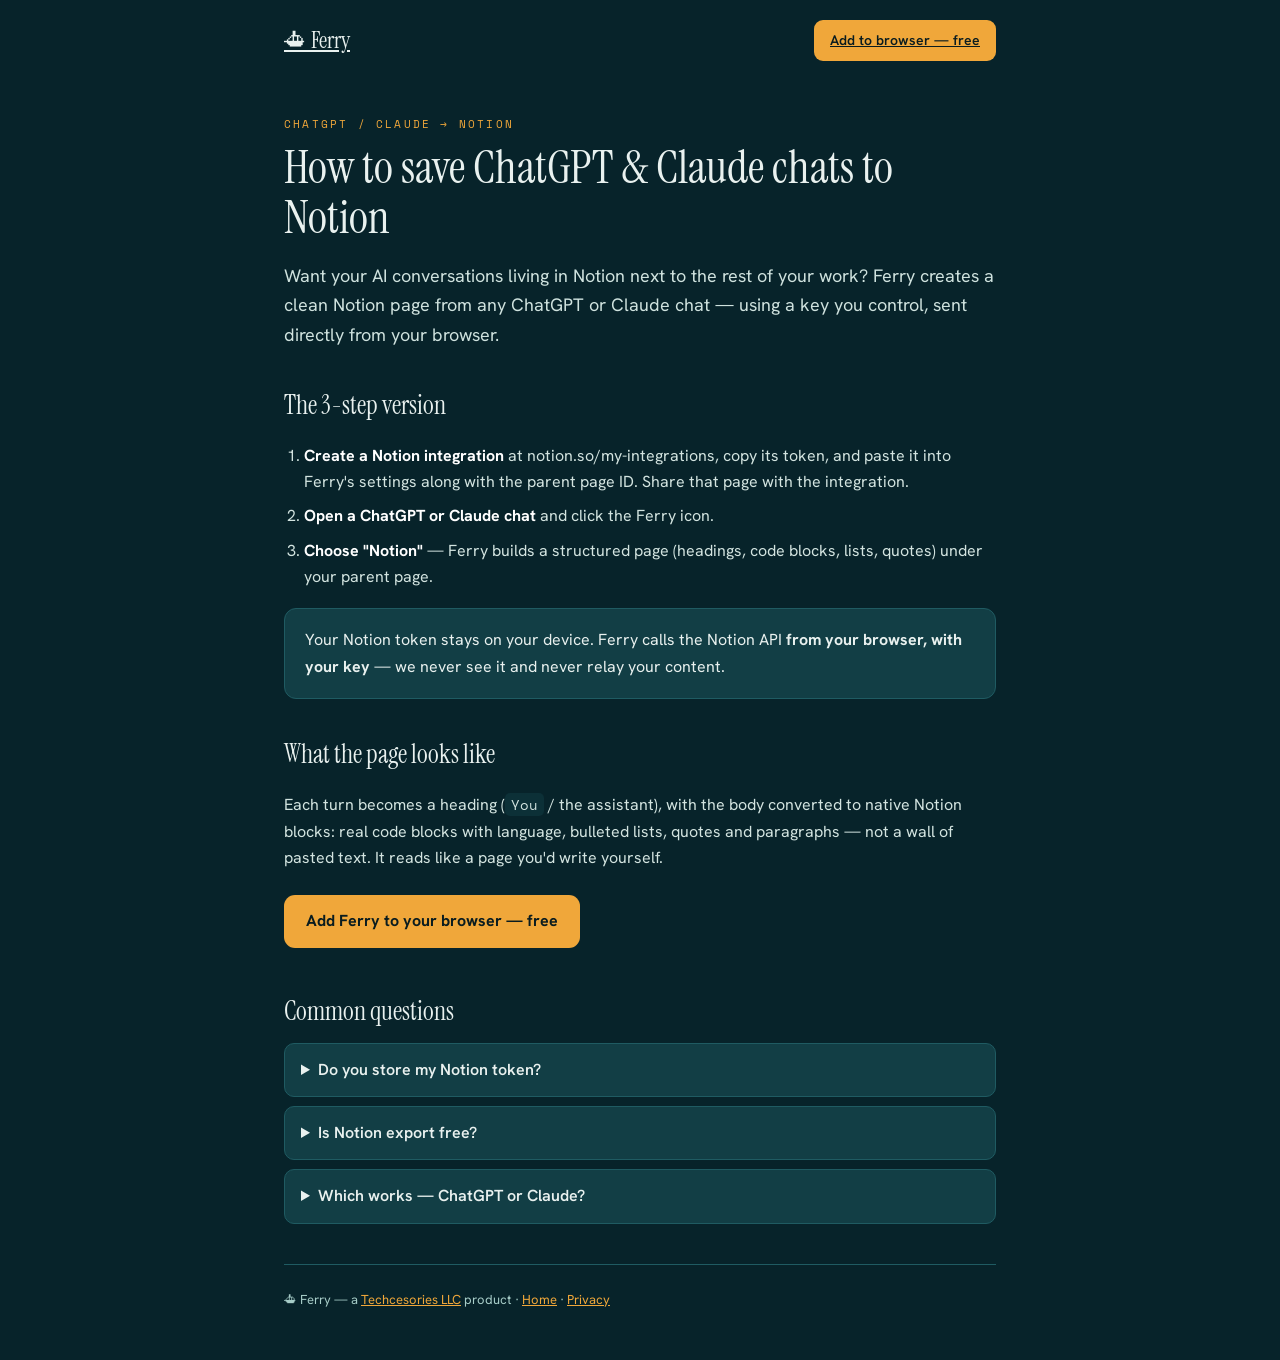
<file: ferry-launch/site/chatgpt-claude-to-notion/index.html>
<!doctype html><html lang="en"><head><meta charset="utf-8"><meta name="viewport" content="width=device-width, initial-scale=1">
<title>How to Save ChatGPT & Claude Chats to Notion (2026) — Ferry</title><meta name="description" content="Send ChatGPT and Claude conversations straight into Notion as clean pages — headings, code and lists preserved. Uses your own Notion key, from your browser.">
<link href="https://fonts.googleapis.com/css2?family=Instrument+Serif:ital@0;1&family=Hanken+Grotesk:wght@400;500;600;700&family=Space+Mono&display=swap" rel="stylesheet">
<style>
:root{--abyss:#07232a;--deep:#0c3037;--hull:#123e45;--chart:#1f5b62;--foam:#a7cdc8;--beacon:#f0a73a;--ink:#0a1c1f;
--disp:"Instrument Serif",Georgia,serif;--body:"Hanken Grotesk",system-ui,sans-serif;--mono:"Space Mono",monospace}
*{box-sizing:border-box}body{margin:0;background:var(--abyss);color:#e9f1ef;font-family:var(--body);line-height:1.65}
a{color:var(--beacon)}.wrap{max-width:760px;margin:0 auto;padding:0 24px}
.nav{display:flex;justify-content:space-between;align-items:center;padding:20px 0}
.brand{font-family:var(--disp);font-size:23px}.brand a{color:#e9f1ef}
.nav .cta{background:var(--beacon);color:var(--ink);padding:9px 16px;border-radius:9px;font-weight:600;font-size:14px}
.eyebrow{font-family:var(--mono);text-transform:uppercase;letter-spacing:.2em;font-size:11px;color:var(--beacon);margin:34px 0 10px}
h1{font-family:var(--disp);font-weight:400;font-size:clamp(30px,5vw,46px);line-height:1.08;margin:0 0 14px}
h2{font-family:var(--disp);font-weight:400;font-size:26px;margin:34px 0 10px}
p,li{color:#d3e4e0;font-size:16px}.lead{font-size:18px;color:#cfe2de}
ol{padding-left:20px}ol li{margin:8px 0}
.step b{color:#fff}
.box{background:var(--hull);border:1px solid var(--chart);border-radius:12px;padding:18px 20px;margin:18px 0}
.cta-big{display:inline-block;background:var(--beacon);color:var(--ink);font-weight:700;padding:13px 22px;border-radius:11px;margin:8px 0;text-decoration:none}
code{font-family:var(--mono);background:#0c3037;padding:1px 6px;border-radius:5px;font-size:.9em}
.foot{border-top:1px solid var(--chart);margin-top:40px;padding:24px 0 50px;color:var(--foam);font-size:13px}
details{background:var(--hull);border:1px solid var(--chart);border-radius:10px;padding:13px 16px;margin:9px 0}
summary{cursor:pointer;font-weight:600}details p{margin:9px 0 0;font-size:15px}
</style></head><body><div class="wrap">
<nav class="nav"><span class="brand"><a href="/">⛴ Ferry</a></span><a class="cta" href="/#get">Add to browser — free</a></nav><p class="eyebrow">ChatGPT / Claude → Notion</p><h1>How to save ChatGPT & Claude chats to Notion</h1><p class="lead">Want your AI conversations living in Notion next to the rest of your work? Ferry creates a clean Notion page from any ChatGPT or Claude chat — using a key you control, sent directly from your browser.</p>
<h2>The 3-step version</h2>
<ol>
<li class="step"><b>Create a Notion integration</b> at notion.so/my-integrations, copy its token, and paste it into Ferry's settings along with the parent page ID. Share that page with the integration.</li>
<li class="step"><b>Open a ChatGPT or Claude chat</b> and click the Ferry icon.</li>
<li class="step"><b>Choose "Notion"</b> — Ferry builds a structured page (headings, code blocks, lists, quotes) under your parent page.</li>
</ol>
<div class="box">Your Notion token stays on your device. Ferry calls the Notion API <b>from your browser, with your key</b> — we never see it and never relay your content.</div>
<h2>What the page looks like</h2>
<p>Each turn becomes a heading (<code>You</code> / the assistant), with the body converted to native Notion blocks: real code blocks with language, bulleted lists, quotes and paragraphs — not a wall of pasted text. It reads like a page you'd write yourself.</p>
<a class="cta-big" href="/#get">Add Ferry to your browser — free</a>
<h2>Common questions</h2>
<details><summary>Do you store my Notion token?</summary><p>No. It's saved locally in the extension and used only to call Notion at your request. It never reaches us.</p></details>
<details><summary>Is Notion export free?</summary><p>Integrations (Notion and GitHub) are part of the one-time $19 Pro upgrade. Single-chat Markdown export is free.</p></details>
<details><summary>Which works — ChatGPT or Claude?</summary><p>Both. Ferry reads both platforms and exports them the same clean way.</p></details><div class="foot">⛴ Ferry — a <a href="https://techcesories.com">Techcesories LLC</a> product · <a href="/">Home</a> · <a href="/privacy">Privacy</a></div></div></body></html>
</file>
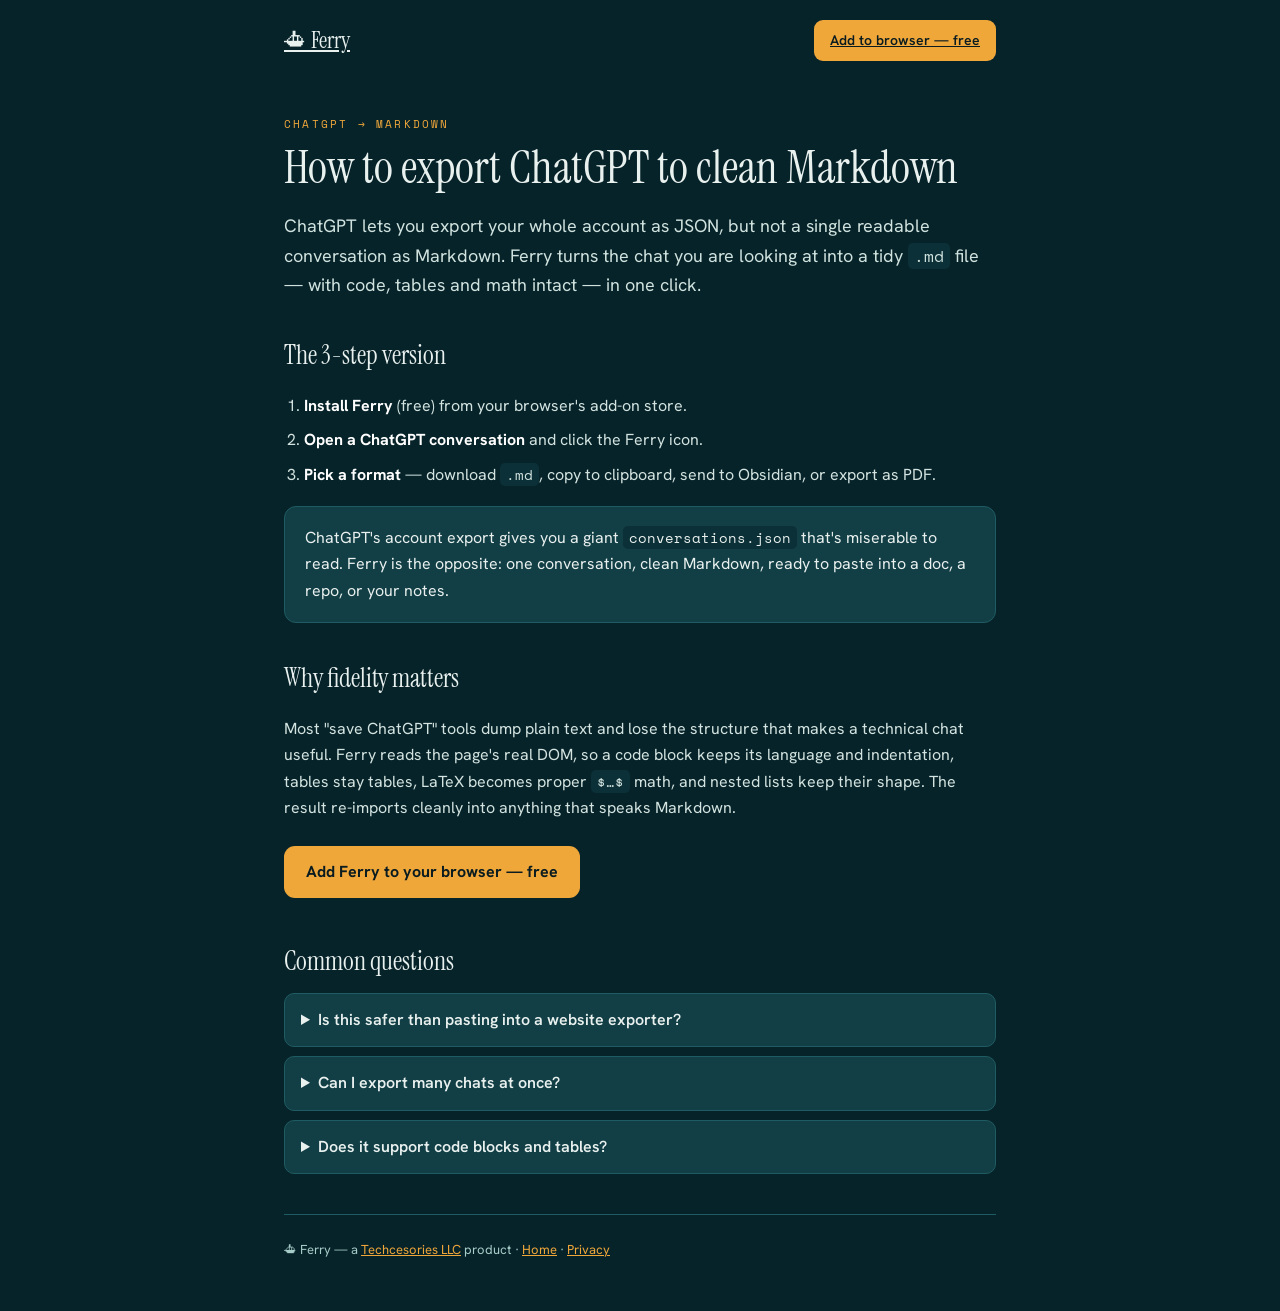
<file: ferry-launch/site/export-chatgpt-to-markdown/index.html>
<!doctype html><html lang="en"><head><meta charset="utf-8"><meta name="viewport" content="width=device-width, initial-scale=1">
<title>How to Export ChatGPT to Markdown (2026) — Ferry</title><meta name="description" content="Export ChatGPT conversations to clean Markdown with code fences, tables and math preserved. Free browser extension, local-first, one click.">
<link href="https://fonts.googleapis.com/css2?family=Instrument+Serif:ital@0;1&family=Hanken+Grotesk:wght@400;500;600;700&family=Space+Mono&display=swap" rel="stylesheet">
<style>
:root{--abyss:#07232a;--deep:#0c3037;--hull:#123e45;--chart:#1f5b62;--foam:#a7cdc8;--beacon:#f0a73a;--ink:#0a1c1f;
--disp:"Instrument Serif",Georgia,serif;--body:"Hanken Grotesk",system-ui,sans-serif;--mono:"Space Mono",monospace}
*{box-sizing:border-box}body{margin:0;background:var(--abyss);color:#e9f1ef;font-family:var(--body);line-height:1.65}
a{color:var(--beacon)}.wrap{max-width:760px;margin:0 auto;padding:0 24px}
.nav{display:flex;justify-content:space-between;align-items:center;padding:20px 0}
.brand{font-family:var(--disp);font-size:23px}.brand a{color:#e9f1ef}
.nav .cta{background:var(--beacon);color:var(--ink);padding:9px 16px;border-radius:9px;font-weight:600;font-size:14px}
.eyebrow{font-family:var(--mono);text-transform:uppercase;letter-spacing:.2em;font-size:11px;color:var(--beacon);margin:34px 0 10px}
h1{font-family:var(--disp);font-weight:400;font-size:clamp(30px,5vw,46px);line-height:1.08;margin:0 0 14px}
h2{font-family:var(--disp);font-weight:400;font-size:26px;margin:34px 0 10px}
p,li{color:#d3e4e0;font-size:16px}.lead{font-size:18px;color:#cfe2de}
ol{padding-left:20px}ol li{margin:8px 0}
.step b{color:#fff}
.box{background:var(--hull);border:1px solid var(--chart);border-radius:12px;padding:18px 20px;margin:18px 0}
.cta-big{display:inline-block;background:var(--beacon);color:var(--ink);font-weight:700;padding:13px 22px;border-radius:11px;margin:8px 0;text-decoration:none}
code{font-family:var(--mono);background:#0c3037;padding:1px 6px;border-radius:5px;font-size:.9em}
.foot{border-top:1px solid var(--chart);margin-top:40px;padding:24px 0 50px;color:var(--foam);font-size:13px}
details{background:var(--hull);border:1px solid var(--chart);border-radius:10px;padding:13px 16px;margin:9px 0}
summary{cursor:pointer;font-weight:600}details p{margin:9px 0 0;font-size:15px}
</style></head><body><div class="wrap">
<nav class="nav"><span class="brand"><a href="/">⛴ Ferry</a></span><a class="cta" href="/#get">Add to browser — free</a></nav><p class="eyebrow">ChatGPT → Markdown</p><h1>How to export ChatGPT to clean Markdown</h1><p class="lead">ChatGPT lets you export your whole account as JSON, but not a single readable conversation as Markdown. Ferry turns the chat you are looking at into a tidy <code>.md</code> file — with code, tables and math intact — in one click.</p>
<h2>The 3-step version</h2>
<ol>
<li class="step"><b>Install Ferry</b> (free) from your browser's add-on store.</li>
<li class="step"><b>Open a ChatGPT conversation</b> and click the Ferry icon.</li>
<li class="step"><b>Pick a format</b> — download <code>.md</code>, copy to clipboard, send to Obsidian, or export as PDF.</li>
</ol>
<div class="box">ChatGPT's account export gives you a giant <code>conversations.json</code> that's miserable to read. Ferry is the opposite: one conversation, clean Markdown, ready to paste into a doc, a repo, or your notes.</div>
<h2>Why fidelity matters</h2>
<p>Most "save ChatGPT" tools dump plain text and lose the structure that makes a technical chat useful. Ferry reads the page's real DOM, so a code block keeps its language and indentation, tables stay tables, LaTeX becomes proper <code>$…$</code> math, and nested lists keep their shape. The result re-imports cleanly into anything that speaks Markdown.</p>
<a class="cta-big" href="/#get">Add Ferry to your browser — free</a>
<h2>Common questions</h2>
<details><summary>Is this safer than pasting into a website exporter?</summary><p>Yes. Ferry never sends your conversation anywhere — the conversion happens in your browser. Web-based exporters require you to paste your chat into their server.</p></details>
<details><summary>Can I export many chats at once?</summary><p>Yes, with Pro: queue multiple conversations and download them as a single ZIP, or merge them into one "Context Pack" to re-feed into a model.</p></details>
<details><summary>Does it support code blocks and tables?</summary><p>That's the whole point — fenced code with language detection, GFM tables, math and lists all survive the export.</p></details><div class="foot">⛴ Ferry — a <a href="https://techcesories.com">Techcesories LLC</a> product · <a href="/">Home</a> · <a href="/privacy">Privacy</a></div></div></body></html>
</file>
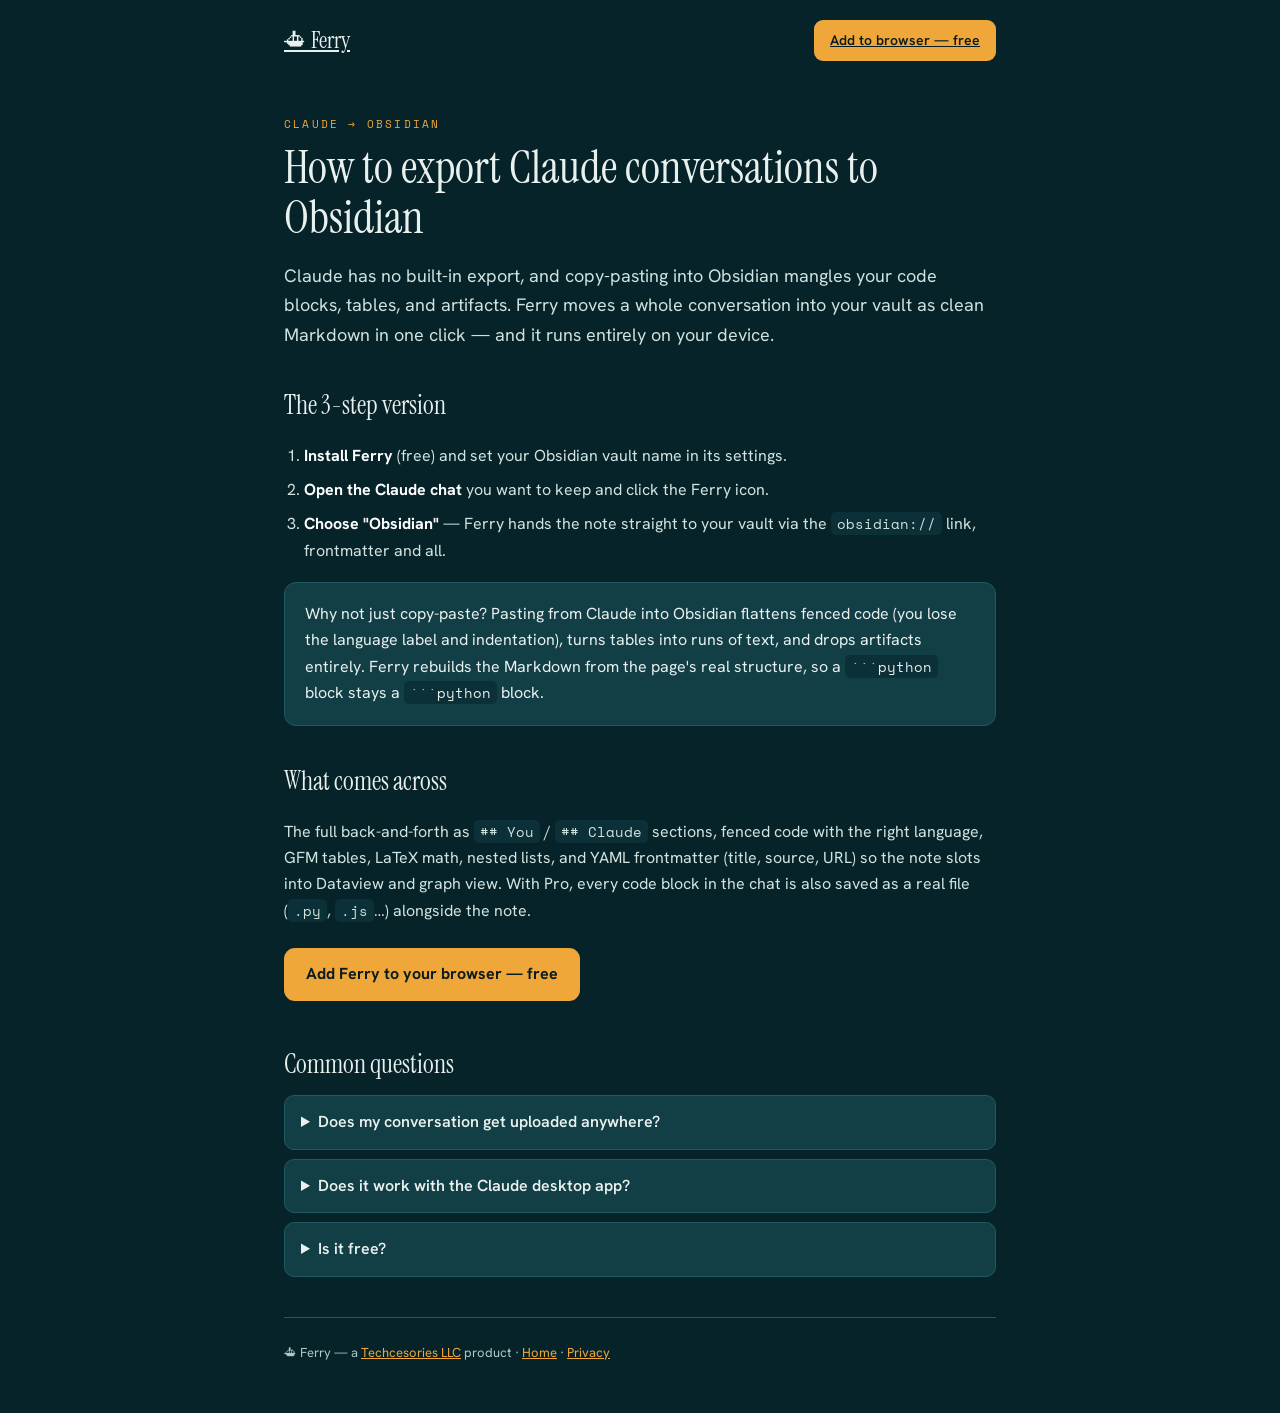
<file: ferry-launch/site/export-claude-to-obsidian/index.html>
<!doctype html><html lang="en"><head><meta charset="utf-8"><meta name="viewport" content="width=device-width, initial-scale=1">
<title>How to Export Claude Conversations to Obsidian (2026) — Ferry</title><meta name="description" content="Export any Claude.ai chat into your Obsidian vault as clean Markdown — code blocks, tables and artifacts intact. Free, local-first, one click.">
<link href="https://fonts.googleapis.com/css2?family=Instrument+Serif:ital@0;1&family=Hanken+Grotesk:wght@400;500;600;700&family=Space+Mono&display=swap" rel="stylesheet">
<style>
:root{--abyss:#07232a;--deep:#0c3037;--hull:#123e45;--chart:#1f5b62;--foam:#a7cdc8;--beacon:#f0a73a;--ink:#0a1c1f;
--disp:"Instrument Serif",Georgia,serif;--body:"Hanken Grotesk",system-ui,sans-serif;--mono:"Space Mono",monospace}
*{box-sizing:border-box}body{margin:0;background:var(--abyss);color:#e9f1ef;font-family:var(--body);line-height:1.65}
a{color:var(--beacon)}.wrap{max-width:760px;margin:0 auto;padding:0 24px}
.nav{display:flex;justify-content:space-between;align-items:center;padding:20px 0}
.brand{font-family:var(--disp);font-size:23px}.brand a{color:#e9f1ef}
.nav .cta{background:var(--beacon);color:var(--ink);padding:9px 16px;border-radius:9px;font-weight:600;font-size:14px}
.eyebrow{font-family:var(--mono);text-transform:uppercase;letter-spacing:.2em;font-size:11px;color:var(--beacon);margin:34px 0 10px}
h1{font-family:var(--disp);font-weight:400;font-size:clamp(30px,5vw,46px);line-height:1.08;margin:0 0 14px}
h2{font-family:var(--disp);font-weight:400;font-size:26px;margin:34px 0 10px}
p,li{color:#d3e4e0;font-size:16px}.lead{font-size:18px;color:#cfe2de}
ol{padding-left:20px}ol li{margin:8px 0}
.step b{color:#fff}
.box{background:var(--hull);border:1px solid var(--chart);border-radius:12px;padding:18px 20px;margin:18px 0}
.cta-big{display:inline-block;background:var(--beacon);color:var(--ink);font-weight:700;padding:13px 22px;border-radius:11px;margin:8px 0;text-decoration:none}
code{font-family:var(--mono);background:#0c3037;padding:1px 6px;border-radius:5px;font-size:.9em}
.foot{border-top:1px solid var(--chart);margin-top:40px;padding:24px 0 50px;color:var(--foam);font-size:13px}
details{background:var(--hull);border:1px solid var(--chart);border-radius:10px;padding:13px 16px;margin:9px 0}
summary{cursor:pointer;font-weight:600}details p{margin:9px 0 0;font-size:15px}
</style></head><body><div class="wrap">
<nav class="nav"><span class="brand"><a href="/">⛴ Ferry</a></span><a class="cta" href="/#get">Add to browser — free</a></nav><p class="eyebrow">Claude → Obsidian</p><h1>How to export Claude conversations to Obsidian</h1><p class="lead">Claude has no built-in export, and copy-pasting into Obsidian mangles your code blocks, tables, and artifacts. Ferry moves a whole conversation into your vault as clean Markdown in one click — and it runs entirely on your device.</p>
<h2>The 3-step version</h2>
<ol>
<li class="step"><b>Install Ferry</b> (free) and set your Obsidian vault name in its settings.</li>
<li class="step"><b>Open the Claude chat</b> you want to keep and click the Ferry icon.</li>
<li class="step"><b>Choose "Obsidian"</b> — Ferry hands the note straight to your vault via the <code>obsidian://</code> link, frontmatter and all.</li>
</ol>
<div class="box">Why not just copy-paste? Pasting from Claude into Obsidian flattens fenced code (you lose the language label and indentation), turns tables into runs of text, and drops artifacts entirely. Ferry rebuilds the Markdown from the page's real structure, so a <code>&#96;&#96;&#96;python</code> block stays a <code>&#96;&#96;&#96;python</code> block.</div>
<h2>What comes across</h2>
<p>The full back-and-forth as <code>## You</code> / <code>## Claude</code> sections, fenced code with the right language, GFM tables, LaTeX math, nested lists, and YAML frontmatter (title, source, URL) so the note slots into Dataview and graph view. With Pro, every code block in the chat is also saved as a real file (<code>.py</code>, <code>.js</code>…) alongside the note.</p>
<a class="cta-big" href="/#get">Add Ferry to your browser — free</a>
<h2>Common questions</h2>
<details><summary>Does my conversation get uploaded anywhere?</summary><p>No. Ferry runs in your browser and converts the chat locally. Your conversation never touches our servers — it goes straight from the page into your vault.</p></details>
<details><summary>Does it work with the Claude desktop app?</summary><p>Ferry works on claude.ai in any Chromium browser or Firefox. For the desktop app, open the same chat at claude.ai and export there.</p></details>
<details><summary>Is it free?</summary><p>Single-chat export is free forever. Bulk export and saving artifacts as separate files are a one-time $19 Pro upgrade — no subscription.</p></details><div class="foot">⛴ Ferry — a <a href="https://techcesories.com">Techcesories LLC</a> product · <a href="/">Home</a> · <a href="/privacy">Privacy</a></div></div></body></html>
</file>
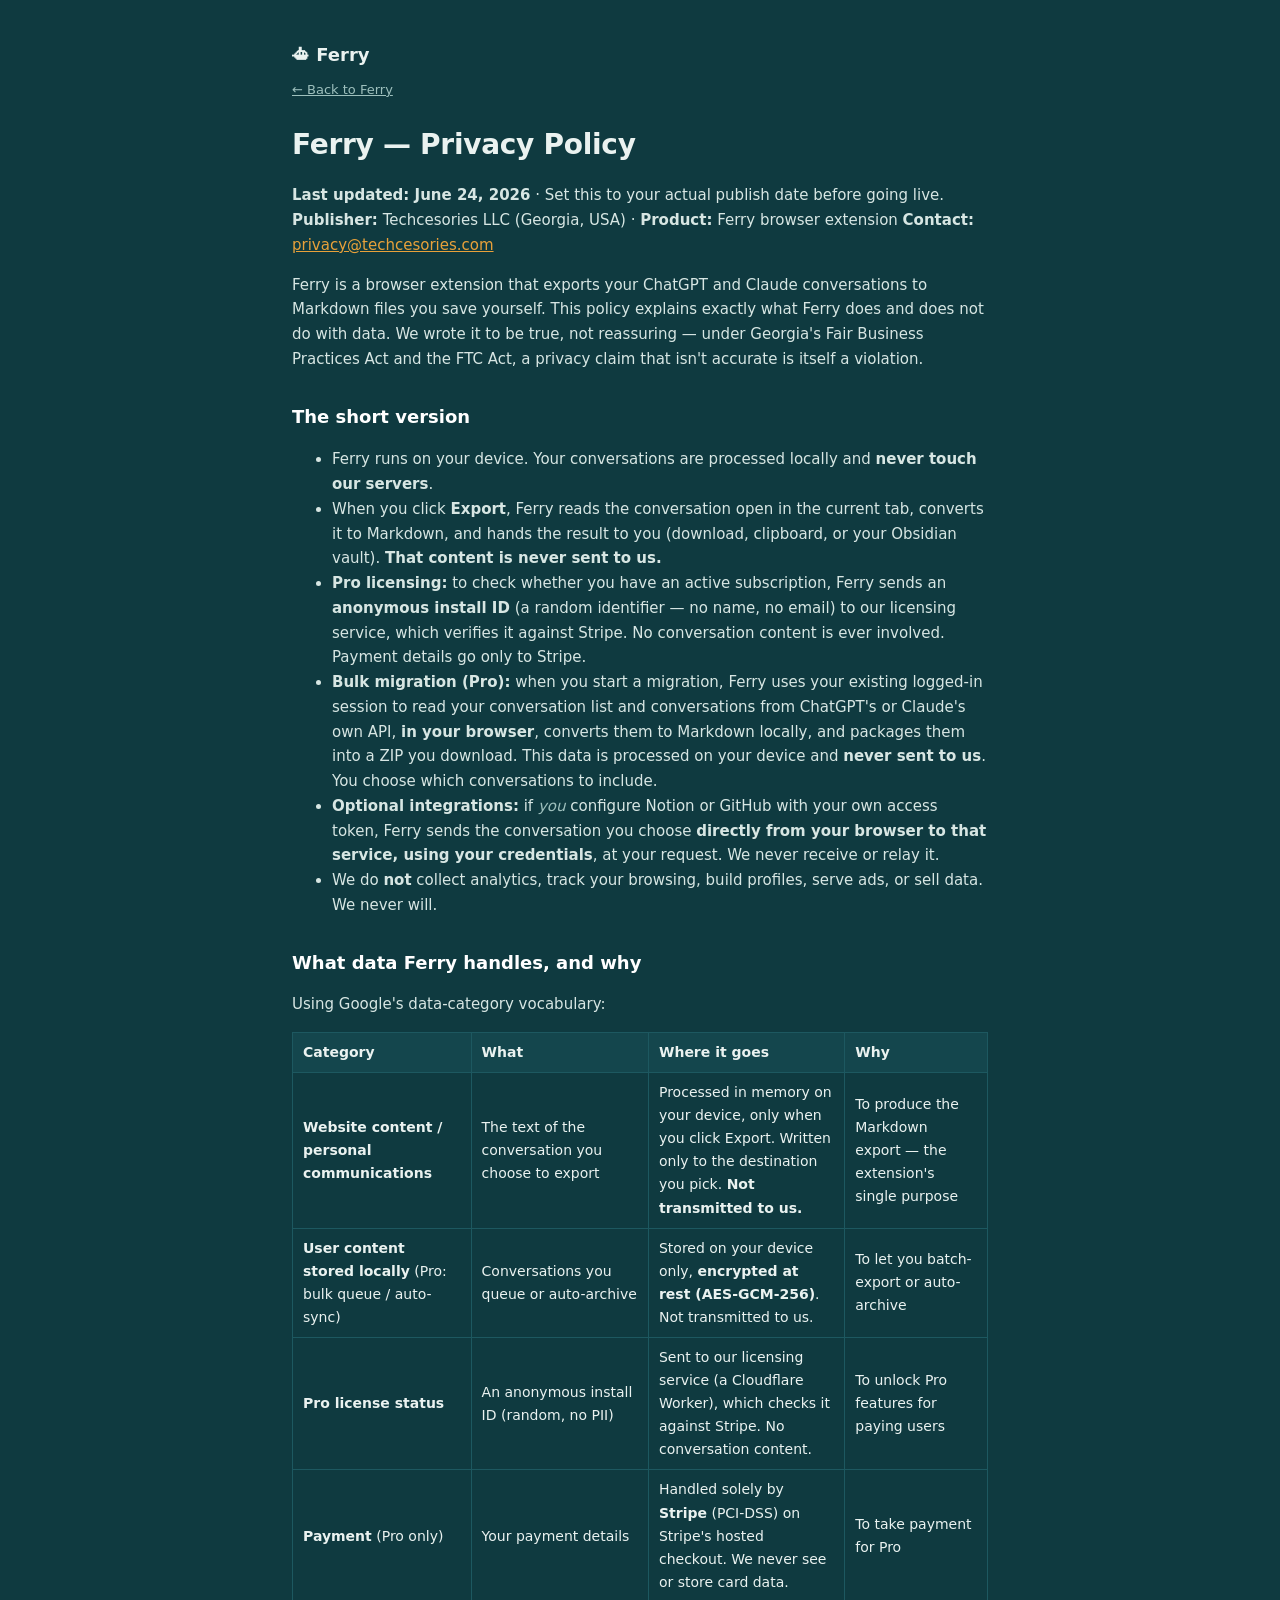
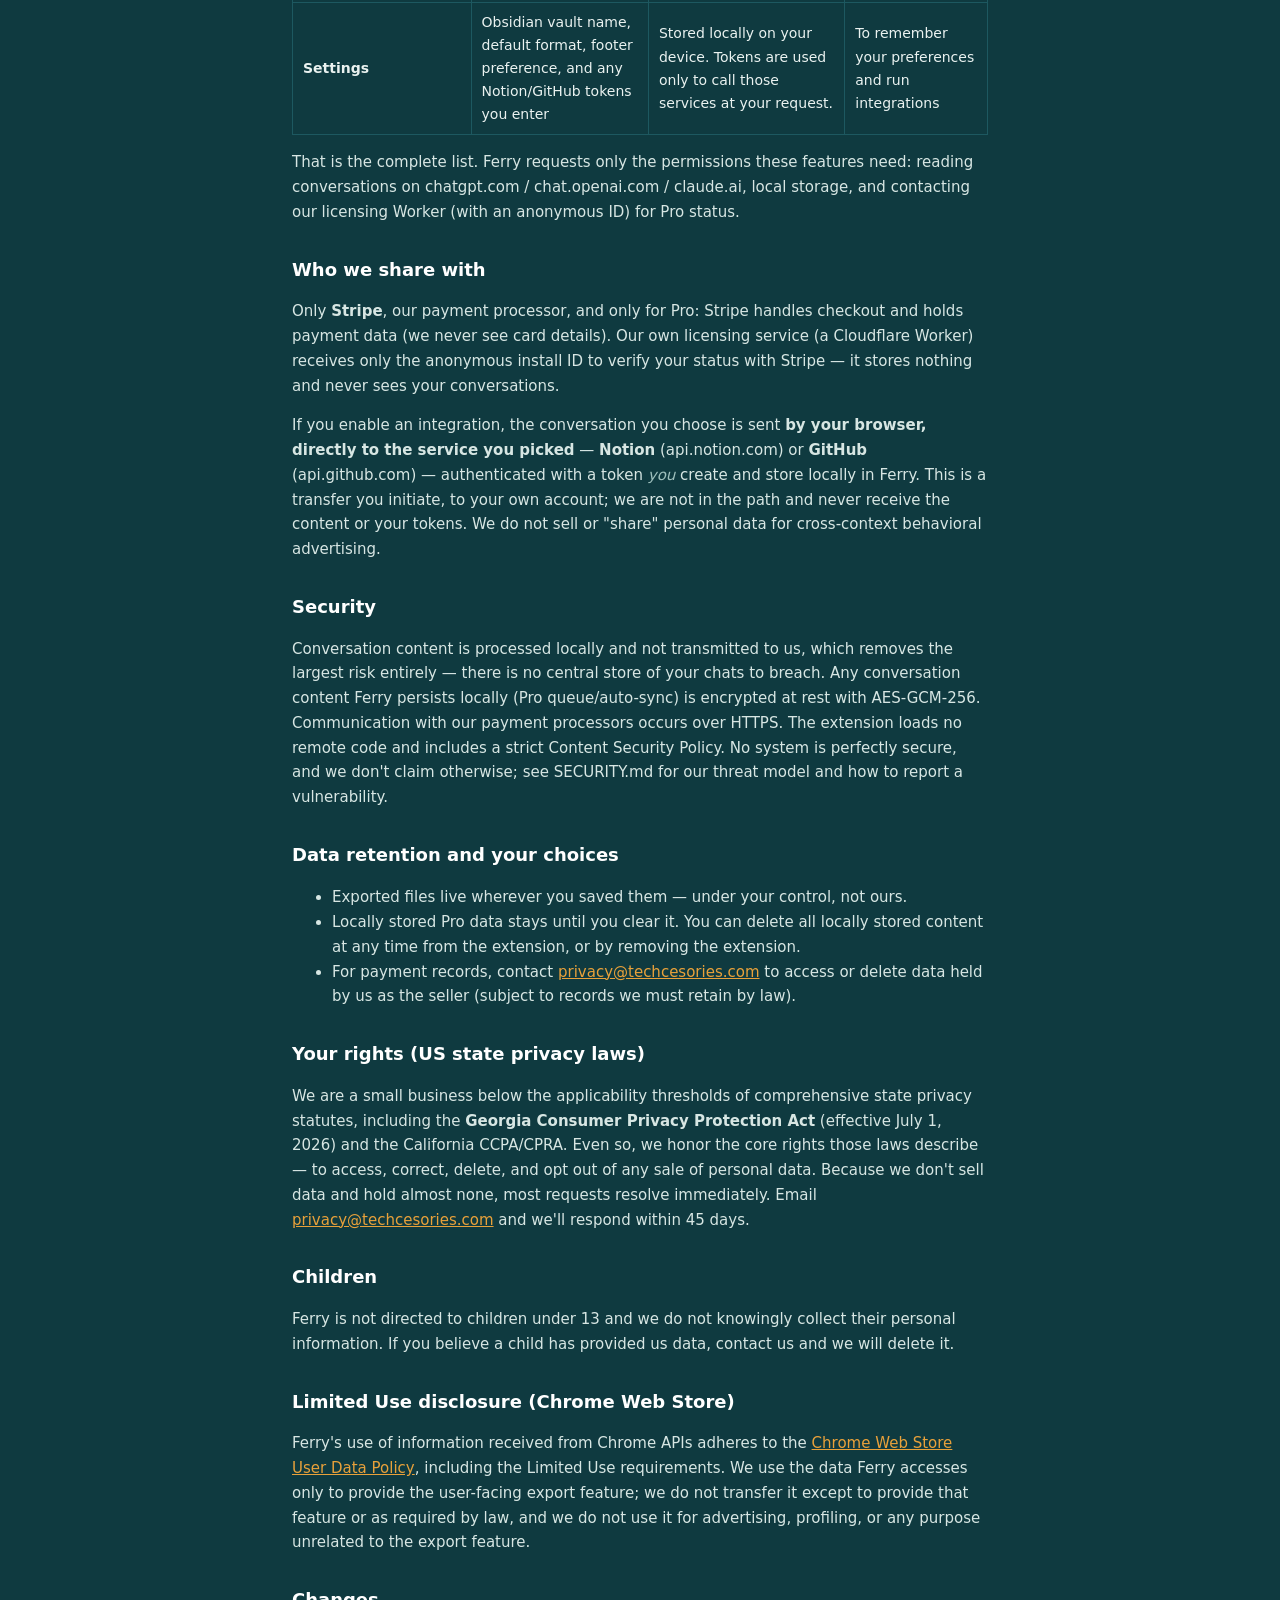
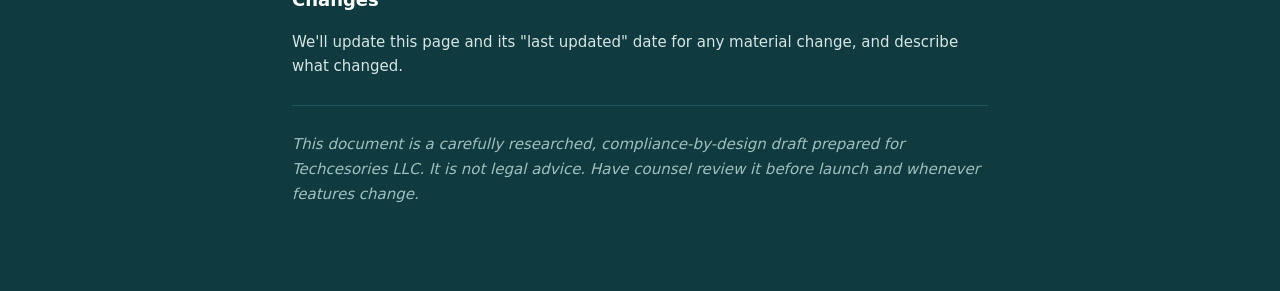
<file: ferry-launch/site/privacy/index.html>
<!doctype html><html lang="en"><head><meta charset="utf-8"><meta name="viewport" content="width=device-width, initial-scale=1"><title>Privacy — Ferry</title><style>
:root{--ink:#0c1a1d;--deep:#0f3a40;--hull:#14464d;--line:#1d5860;--foam:#9ec0bd;--beacon:#e8a13a;--mono:ui-monospace,"SF Mono",Menlo,monospace;--ui:system-ui,-apple-system,"Segoe UI",Roboto,sans-serif}
*{box-sizing:border-box}body{margin:0;background:var(--deep);color:#eaf2f0;font-family:var(--ui);line-height:1.65}
.wrap{max-width:740px;margin:0 auto;padding:40px 22px 70px}
.brand{display:flex;align-items:baseline;gap:8px;font-weight:680;font-size:18px;margin-bottom:6px}
a{color:var(--beacon)}h1{font-size:28px;letter-spacing:-.01em;margin:8px 0 4px}
h2{font-size:18px;margin:30px 0 8px;color:#fff}h3{font-size:15px;margin:20px 0 6px}
p,li{color:#d7e6e3;font-size:15px}code{font-family:var(--mono);background:#0c3036;padding:1px 6px;border-radius:5px;font-size:.9em}
table{border-collapse:collapse;width:100%;margin:14px 0;font-size:14px}
th,td{border:1px solid var(--line);padding:8px 10px;text-align:left}th{background:var(--hull)}
blockquote{border-left:3px solid var(--beacon);margin:12px 0;padding:2px 14px;color:var(--foam)}
hr{border:0;border-top:1px solid var(--line);margin:26px 0}
em{color:var(--foam)}.back{display:inline-block;margin-bottom:14px;color:var(--foam);font-size:13px}
</style></head><body><div class="wrap"><div class="brand">⛴ Ferry</div><a class="back" href="/">← Back to Ferry</a><h1>Ferry — Privacy Policy</h1>
<p><strong>Last updated: June 24, 2026</strong> · Set this to your actual publish date before going live.
<strong>Publisher:</strong> Techcesories LLC (Georgia, USA) · <strong>Product:</strong> Ferry browser extension
<strong>Contact:</strong> <a href="mailto:privacy@techcesories.com">privacy@techcesories.com</a></p>
<p>Ferry is a browser extension that exports your ChatGPT and Claude conversations to Markdown files you save yourself. This policy explains exactly what Ferry does and does not do with data. We wrote it to be true, not reassuring — under Georgia&#39;s Fair Business Practices Act and the FTC Act, a privacy claim that isn&#39;t accurate is itself a violation.</p>
<h2>The short version</h2>
<ul>
<li>Ferry runs on your device. Your conversations are processed locally and <strong>never touch our servers</strong>.</li>
<li>When you click <strong>Export</strong>, Ferry reads the conversation open in the current tab, converts it to Markdown, and hands the result to you (download, clipboard, or your Obsidian vault). <strong>That content is never sent to us.</strong></li>
<li><strong>Pro licensing:</strong> to check whether you have an active subscription, Ferry sends an <strong>anonymous install ID</strong> (a random identifier — no name, no email) to our licensing service, which verifies it against Stripe. No conversation content is ever involved. Payment details go only to Stripe.</li>
<li><strong>Bulk migration (Pro):</strong> when you start a migration, Ferry uses your existing logged-in session to read your conversation list and conversations from ChatGPT&#39;s or Claude&#39;s own API, <strong>in your browser</strong>, converts them to Markdown locally, and packages them into a ZIP you download. This data is processed on your device and <strong>never sent to us</strong>. You choose which conversations to include.</li>
<li><strong>Optional integrations:</strong> if <em>you</em> configure Notion or GitHub with your own access token, Ferry sends the conversation you choose <strong>directly from your browser to that service, using your credentials</strong>, at your request. We never receive or relay it.</li>
<li>We do <strong>not</strong> collect analytics, track your browsing, build profiles, serve ads, or sell data. We never will.</li>
</ul>
<h2>What data Ferry handles, and why</h2>
<p>Using Google&#39;s data-category vocabulary:</p>
<table>
<thead>
<tr>
<th>Category</th>
<th>What</th>
<th>Where it goes</th>
<th>Why</th>
</tr>
</thead>
<tbody><tr>
<td><strong>Website content / personal communications</strong></td>
<td>The text of the conversation you choose to export</td>
<td>Processed in memory on your device, only when you click Export. Written only to the destination you pick. <strong>Not transmitted to us.</strong></td>
<td>To produce the Markdown export — the extension&#39;s single purpose</td>
</tr>
<tr>
<td><strong>User content stored locally</strong> (Pro: bulk queue / auto-sync)</td>
<td>Conversations you queue or auto-archive</td>
<td>Stored on your device only, <strong>encrypted at rest (AES-GCM-256)</strong>. Not transmitted to us.</td>
<td>To let you batch-export or auto-archive</td>
</tr>
<tr>
<td><strong>Pro license status</strong></td>
<td>An anonymous install ID (random, no PII)</td>
<td>Sent to our licensing service (a Cloudflare Worker), which checks it against Stripe. No conversation content.</td>
<td>To unlock Pro features for paying users</td>
</tr>
<tr>
<td><strong>Payment</strong> (Pro only)</td>
<td>Your payment details</td>
<td>Handled solely by <strong>Stripe</strong> (PCI-DSS) on Stripe&#39;s hosted checkout. We never see or store card data.</td>
<td>To take payment for Pro</td>
</tr>
<tr>
<td><strong>Settings</strong></td>
<td>Obsidian vault name, default format, footer preference, and any Notion/GitHub tokens you enter</td>
<td>Stored locally on your device. Tokens are used only to call those services at your request.</td>
<td>To remember your preferences and run integrations</td>
</tr>
</tbody></table>
<p>That is the complete list. Ferry requests only the permissions these features need: reading conversations on chatgpt.com / chat.openai.com / claude.ai, local storage, and contacting our licensing Worker (with an anonymous ID) for Pro status.</p>
<h2>Who we share with</h2>
<p>Only <strong>Stripe</strong>, our payment processor, and only for Pro: Stripe handles checkout and holds payment data (we never see card details). Our own licensing service (a Cloudflare Worker) receives only the anonymous install ID to verify your status with Stripe — it stores nothing and never sees your conversations.</p>
<p>If you enable an integration, the conversation you choose is sent <strong>by your browser, directly to the service you picked</strong> — <strong>Notion</strong> (api.notion.com) or <strong>GitHub</strong> (api.github.com) — authenticated with a token <em>you</em> create and store locally in Ferry. This is a transfer you initiate, to your own account; we are not in the path and never receive the content or your tokens. We do not sell or &quot;share&quot; personal data for cross-context behavioral advertising.</p>
<h2>Security</h2>
<p>Conversation content is processed locally and not transmitted to us, which removes the largest risk entirely — there is no central store of your chats to breach. Any conversation content Ferry persists locally (Pro queue/auto-sync) is encrypted at rest with AES-GCM-256. Communication with our payment processors occurs over HTTPS. The extension loads no remote code and includes a strict Content Security Policy. No system is perfectly secure, and we don&#39;t claim otherwise; see SECURITY.md for our threat model and how to report a vulnerability.</p>
<h2>Data retention and your choices</h2>
<ul>
<li>Exported files live wherever you saved them — under your control, not ours.</li>
<li>Locally stored Pro data stays until you clear it. You can delete all locally stored content at any time from the extension, or by removing the extension.</li>
<li>For payment records, contact <a href="mailto:privacy@techcesories.com">privacy@techcesories.com</a> to access or delete data held by us as the seller (subject to records we must retain by law).</li>
</ul>
<h2>Your rights (US state privacy laws)</h2>
<p>We are a small business below the applicability thresholds of comprehensive state privacy statutes, including the <strong>Georgia Consumer Privacy Protection Act</strong> (effective July 1, 2026) and the California CCPA/CPRA. Even so, we honor the core rights those laws describe — to access, correct, delete, and opt out of any sale of personal data. Because we don&#39;t sell data and hold almost none, most requests resolve immediately. Email <a href="mailto:privacy@techcesories.com">privacy@techcesories.com</a> and we&#39;ll respond within 45 days.</p>
<h2>Children</h2>
<p>Ferry is not directed to children under 13 and we do not knowingly collect their personal information. If you believe a child has provided us data, contact us and we will delete it.</p>
<h2>Limited Use disclosure (Chrome Web Store)</h2>
<p>Ferry&#39;s use of information received from Chrome APIs adheres to the <a href="https://developer.chrome.com/docs/webstore/program-policies/limited-use">Chrome Web Store User Data Policy</a>, including the Limited Use requirements. We use the data Ferry accesses only to provide the user-facing export feature; we do not transfer it except to provide that feature or as required by law, and we do not use it for advertising, profiling, or any purpose unrelated to the export feature.</p>
<h2>Changes</h2>
<p>We&#39;ll update this page and its &quot;last updated&quot; date for any material change, and describe what changed.</p>
<hr>
<p><em>This document is a carefully researched, compliance-by-design draft prepared for Techcesories LLC. It is not legal advice. Have counsel review it before launch and whenever features change.</em></p>
</div></body></html>
</file>
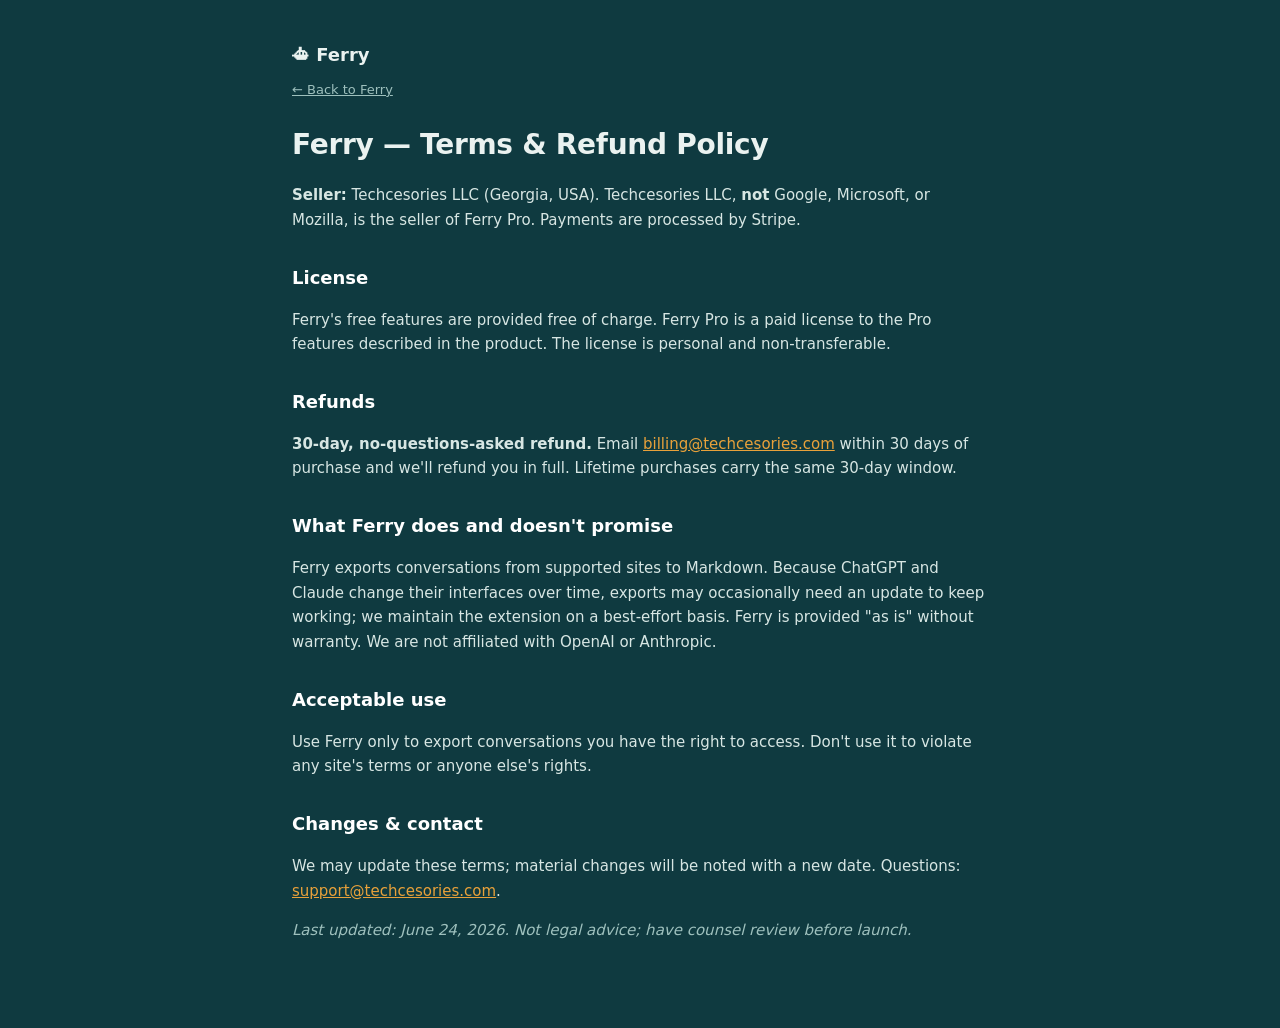
<file: ferry-launch/site/terms/index.html>
<!doctype html><html lang="en"><head><meta charset="utf-8"><meta name="viewport" content="width=device-width, initial-scale=1"><title>Terms — Ferry</title><style>
:root{--ink:#0c1a1d;--deep:#0f3a40;--hull:#14464d;--line:#1d5860;--foam:#9ec0bd;--beacon:#e8a13a;--mono:ui-monospace,"SF Mono",Menlo,monospace;--ui:system-ui,-apple-system,"Segoe UI",Roboto,sans-serif}
*{box-sizing:border-box}body{margin:0;background:var(--deep);color:#eaf2f0;font-family:var(--ui);line-height:1.65}
.wrap{max-width:740px;margin:0 auto;padding:40px 22px 70px}
.brand{display:flex;align-items:baseline;gap:8px;font-weight:680;font-size:18px;margin-bottom:6px}
a{color:var(--beacon)}h1{font-size:28px;letter-spacing:-.01em;margin:8px 0 4px}
h2{font-size:18px;margin:30px 0 8px;color:#fff}h3{font-size:15px;margin:20px 0 6px}
p,li{color:#d7e6e3;font-size:15px}code{font-family:var(--mono);background:#0c3036;padding:1px 6px;border-radius:5px;font-size:.9em}
table{border-collapse:collapse;width:100%;margin:14px 0;font-size:14px}
th,td{border:1px solid var(--line);padding:8px 10px;text-align:left}th{background:var(--hull)}
blockquote{border-left:3px solid var(--beacon);margin:12px 0;padding:2px 14px;color:var(--foam)}
hr{border:0;border-top:1px solid var(--line);margin:26px 0}
em{color:var(--foam)}.back{display:inline-block;margin-bottom:14px;color:var(--foam);font-size:13px}
</style></head><body><div class="wrap"><div class="brand">⛴ Ferry</div><a class="back" href="/">← Back to Ferry</a><h1>Ferry — Terms &amp; Refund Policy</h1>
<p><strong>Seller:</strong> Techcesories LLC (Georgia, USA). Techcesories LLC, <strong>not</strong> Google, Microsoft, or Mozilla, is the seller of Ferry Pro. Payments are processed by Stripe.</p>
<h2>License</h2>
<p>Ferry&#39;s free features are provided free of charge. Ferry Pro is a paid license to the Pro features described in the product. The license is personal and non-transferable.</p>
<h2>Refunds</h2>
<p><strong>30-day, no-questions-asked refund.</strong> Email <a href="mailto:billing@techcesories.com">billing@techcesories.com</a> within 30 days of purchase and we&#39;ll refund you in full. Lifetime purchases carry the same 30-day window.</p>
<h2>What Ferry does and doesn&#39;t promise</h2>
<p>Ferry exports conversations from supported sites to Markdown. Because ChatGPT and Claude change their interfaces over time, exports may occasionally need an update to keep working; we maintain the extension on a best-effort basis. Ferry is provided &quot;as is&quot; without warranty. We are not affiliated with OpenAI or Anthropic.</p>
<h2>Acceptable use</h2>
<p>Use Ferry only to export conversations you have the right to access. Don&#39;t use it to violate any site&#39;s terms or anyone else&#39;s rights.</p>
<h2>Changes &amp; contact</h2>
<p>We may update these terms; material changes will be noted with a new date. Questions: <a href="mailto:support@techcesories.com">support@techcesories.com</a>.</p>
<p><em>Last updated: June 24, 2026. Not legal advice; have counsel review before launch.</em></p>
</div></body></html>
</file>
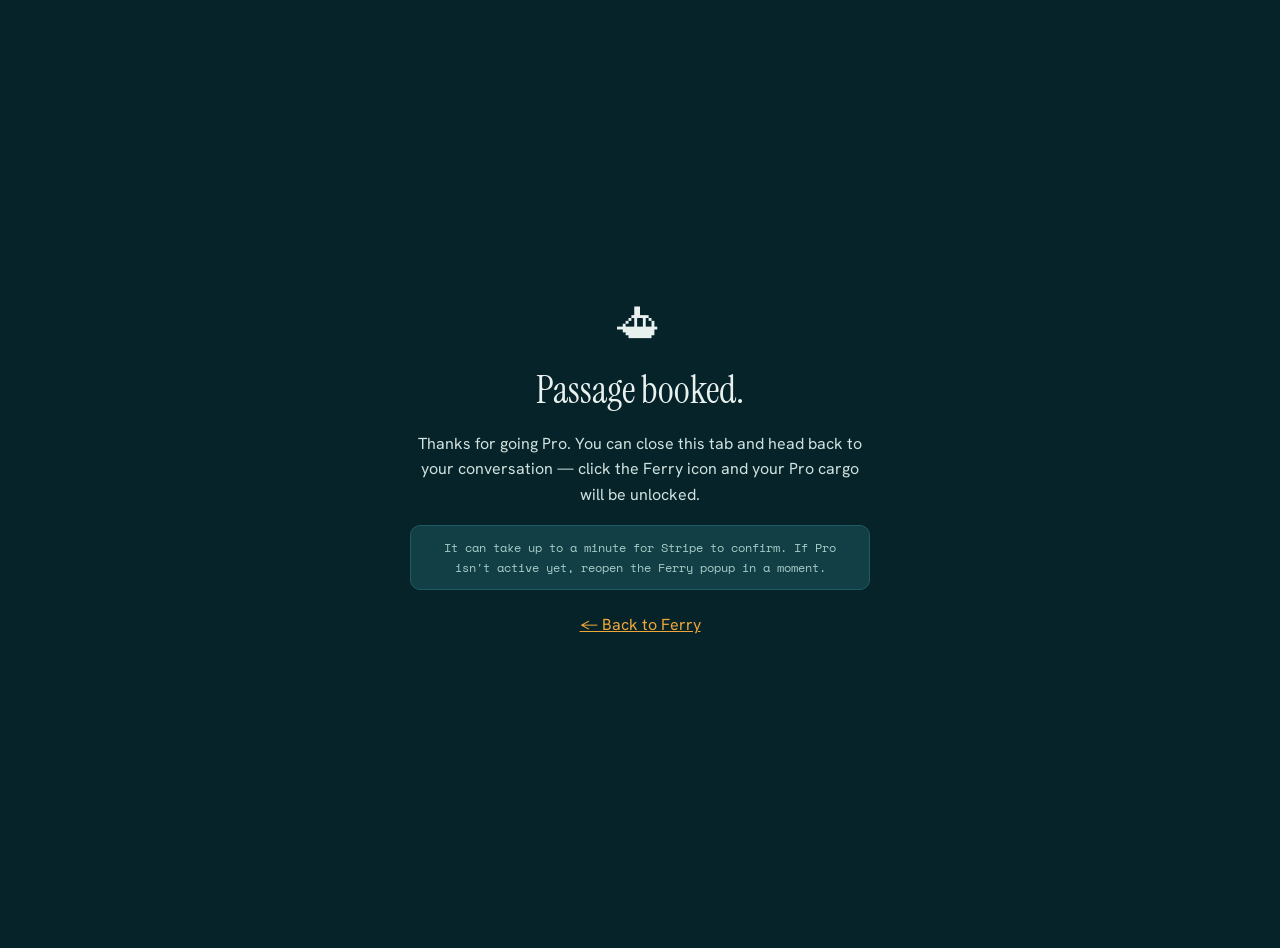
<file: ferry-launch/site/thanks/index.html>
<!doctype html>
<html lang="en"><head><meta charset="utf-8"><meta name="viewport" content="width=device-width, initial-scale=1">
<title>Thanks — Ferry</title>
<link href="https://fonts.googleapis.com/css2?family=Instrument+Serif&family=Hanken+Grotesk:wght@400;600&family=Space+Mono&display=swap" rel="stylesheet">
<style>
  :root{--abyss:#07232a;--beacon:#f0a73a;--foam:#a7cdc8;--chart:#1f5b62;--hull:#123e45}
  body{margin:0;min-height:100vh;display:flex;align-items:center;justify-content:center;
    background:var(--abyss);color:#e9f1ef;font-family:"Hanken Grotesk",system-ui,sans-serif;text-align:center;padding:24px}
  .card{max-width:460px}
  .mark{font-size:46px}
  h1{font-family:"Instrument Serif",serif;font-weight:400;font-size:38px;margin:10px 0 6px}
  p{color:#cfe2de;line-height:1.6}
  .note{font-family:"Space Mono",monospace;font-size:12px;color:var(--foam);margin-top:18px;
    background:var(--hull);border:1px solid var(--chart);border-radius:10px;padding:12px 14px}
  a{color:var(--beacon)}
</style></head>
<body><div class="card">
  <div class="mark">⛴</div>
  <h1>Passage booked.</h1>
  <p>Thanks for going Pro. You can close this tab and head back to your conversation — click the Ferry icon and your Pro cargo will be unlocked.</p>
  <p class="note">It can take up to a minute for Stripe to confirm. If Pro isn't active yet, reopen the Ferry popup in a moment.</p>
  <p style="margin-top:22px"><a href="/">← Back to Ferry</a></p>
</div></body></html>
</file>
<file: sea.css>
/* Ferry — shared animated sea background (persists across all pages) */
.seascape{position:fixed;inset:0;width:100vw;height:100vh;z-index:0;pointer-events:none}
#cursorLight{position:fixed;inset:0;z-index:60;pointer-events:none;opacity:0;transition:opacity .35s ease;
  mix-blend-mode:screen;
  background:radial-gradient(circle 100px at var(--mx,-200px) var(--my,-200px),
    rgba(245,228,180,.22),rgba(240,210,150,.08) 45%,rgba(240,210,150,0) 72%)}
#stormFlash{position:fixed;inset:0;z-index:61;pointer-events:none;opacity:0;
  mix-blend-mode:screen;background:rgba(150,185,210,.85)}
/* content floats above the sea */
.wrap,.card,main,header,footer,section{position:relative;z-index:1}

/* mobile / touch */
html,body{overflow-x:hidden;max-width:100%}
@media (pointer:coarse){#cursorLight,#stormFlash{display:none!important}}
</file>
